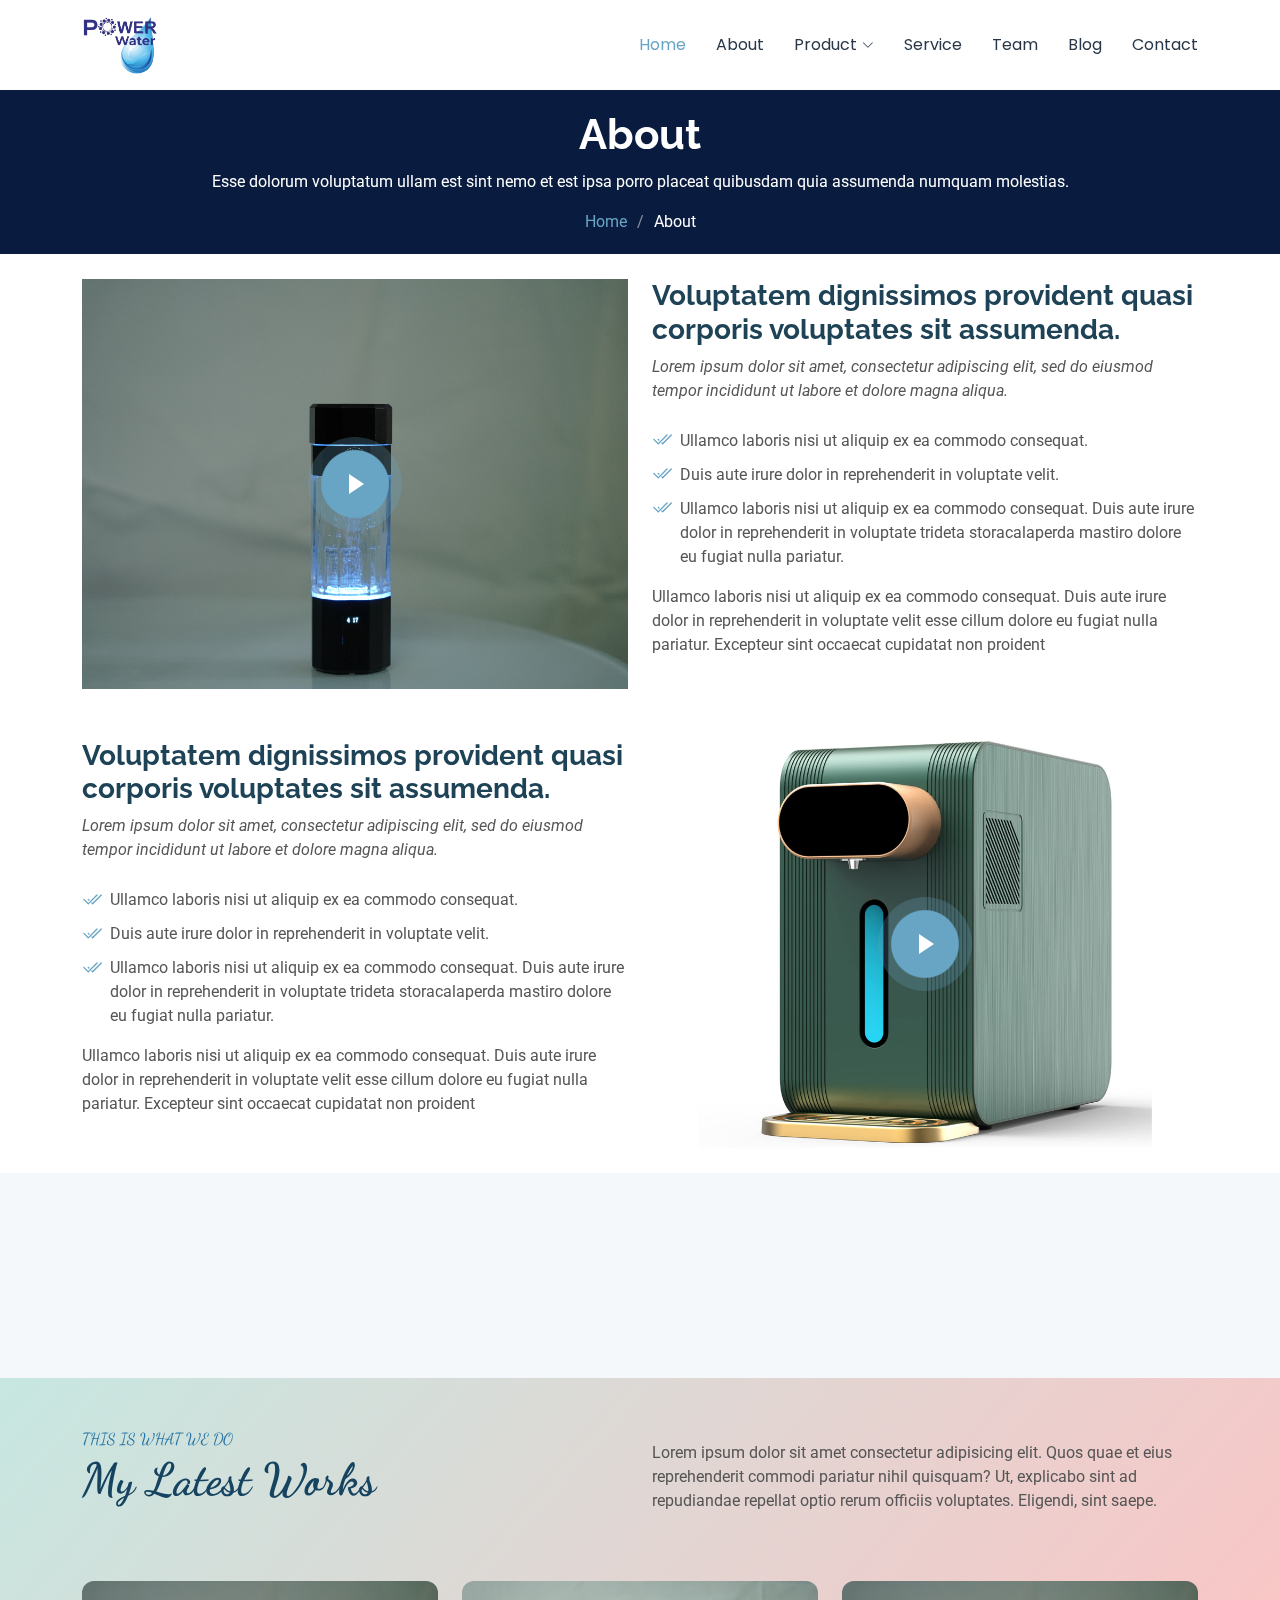
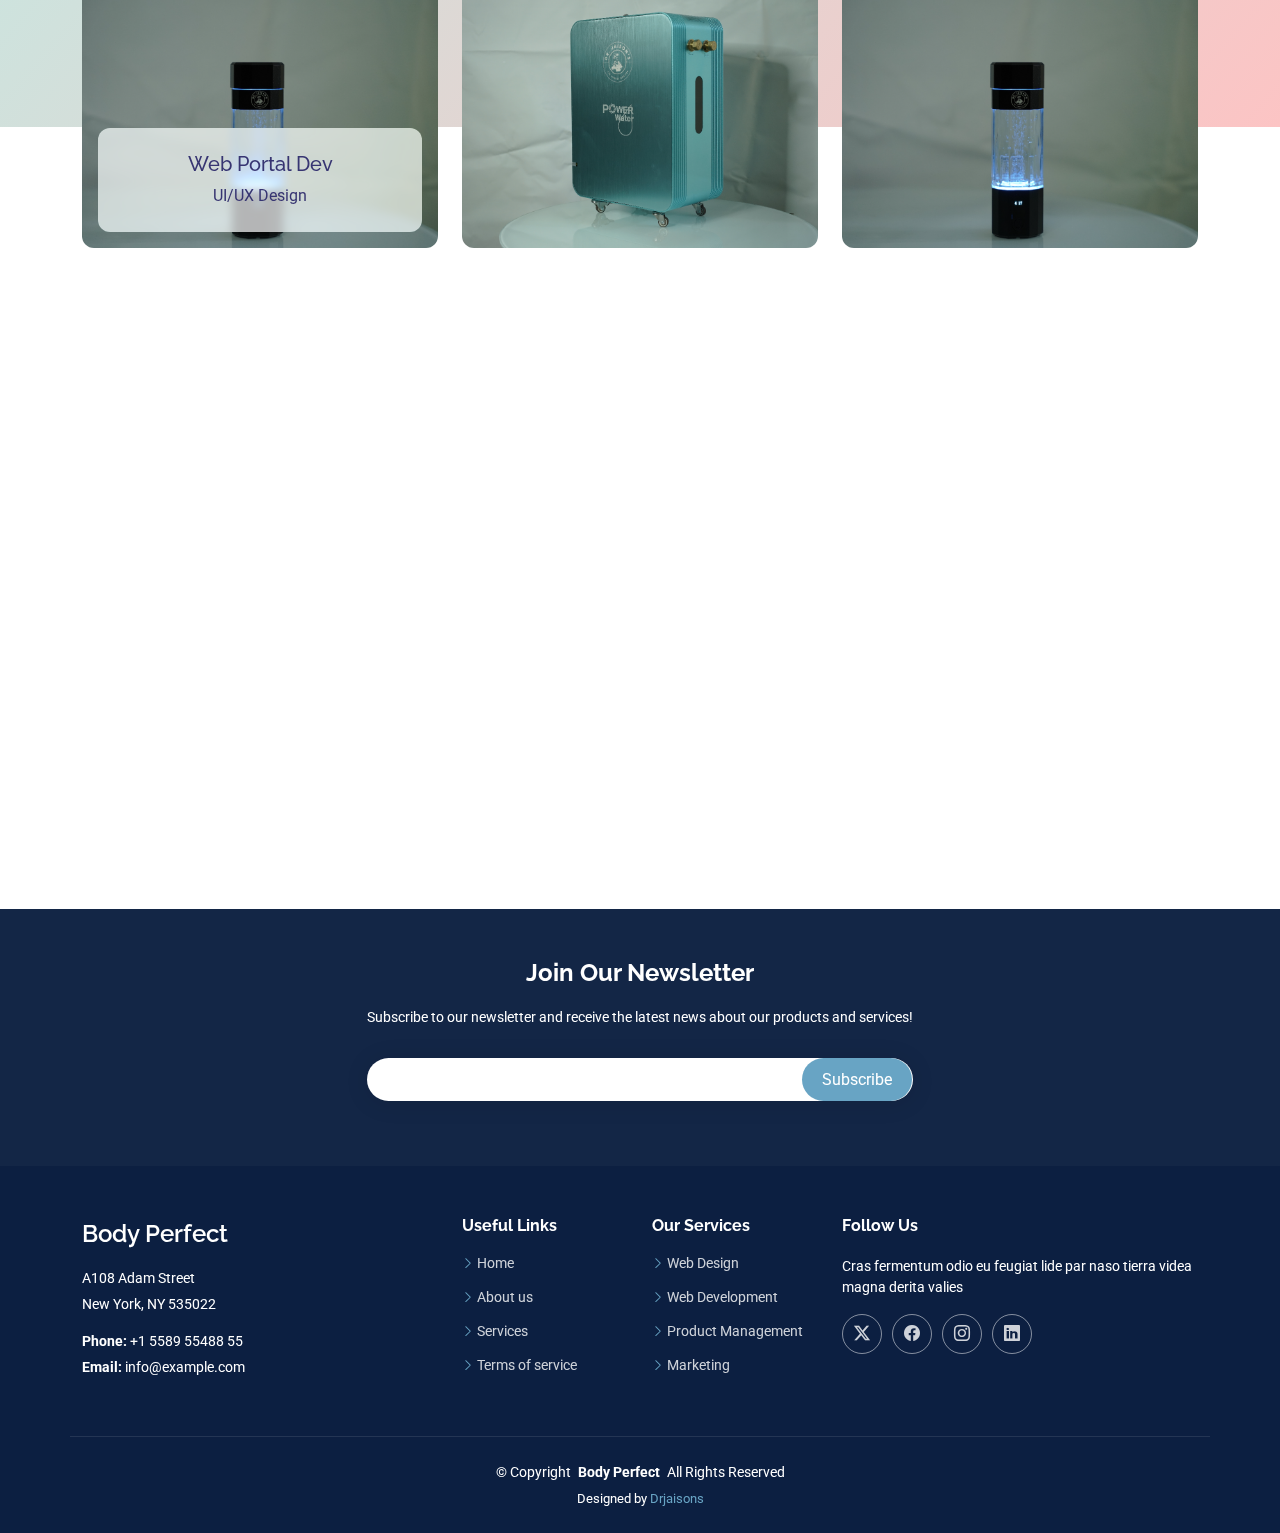
<file: about.html>
<!DOCTYPE html>
<html lang="en">

<head>
  <meta charset="utf-8">
  <meta content="width=device-width, initial-scale=1.0" name="viewport">
  <title>Power Water</title>
  <meta name="description" content="">
  <meta name="keywords" content="">

  <!-- Favicons -->
  <link href="./assets/img/Dr  Jaisons BRO (1)-03.png" rel="icon">
  <link href="./assets/img/Dr  Jaisons BRO (1)-03.png" rel="apple-touch-icon">

  <!-- Fonts -->
  <link href="https://fonts.googleapis.com" rel="preconnect">
  <link href="https://fonts.gstatic.com" rel="preconnect" crossorigin>
  <link href="https://fonts.googleapis.com/css2?family=Roboto:ital,wght@0,100;0,300;0,400;0,500;0,700;0,900;1,100;1,300;1,400;1,500;1,700;1,900&family=Poppins:ital,wght@0,100;0,200;0,300;0,400;0,500;0,600;0,700;0,800;0,900;1,100;1,200;1,300;1,400;1,500;1,600;1,700;1,800;1,900&family=Raleway:ital,wght@0,100;0,200;0,300;0,400;0,500;0,600;0,700;0,800;0,900;1,100;1,200;1,300;1,400;1,500;1,600;1,700;1,800;1,900&display=swap" rel="stylesheet">

  <!-- Vendor CSS Files -->
  <link href="assets/vendor/bootstrap/css/bootstrap.min.css" rel="stylesheet">
  <link href="assets/vendor/bootstrap-icons/bootstrap-icons.css" rel="stylesheet">
  <link href="assets/vendor/aos/aos.css" rel="stylesheet">
  <link href="assets/vendor/glightbox/css/glightbox.min.css" rel="stylesheet">
  <link href="assets/vendor/swiper/swiper-bundle.min.css" rel="stylesheet">

  <!-- Main CSS File -->
  <link href="assets/css/main.css" rel="stylesheet">

  <!-- =======================================================
  * Template Name: Body Perfect
  * Template URL: https://bodyperfect.ae/free-bootstrap-template-corporate-moderna/
  * Updated: Aug 07 2024 with Bootstrap v5.3.3
  * Author: BodyPerfect.ae
  * License: https://bodyperfect.ae/license/
  ======================================================== -->
  <style>
    @import url('https://fonts.googleapis.com/css2?family=Dancing+Script:wght@400..700&display=swap');
    @import url('https://fonts.googleapis.com/css2?family=Dancing+Script:wght@400..700&display=swap');
    .navmenu a{
      color: #283747;
    }
    .ezy__portfolio4 {
  /* Bootstrap variables */
  --bs-body-color: #373572;
  --bs-body-bg: rgb(255, 255, 255);

  /* Easy Frontend variables */
  --ezy-theme-color: rgb(13, 110, 253);
  --ezy-theme-color-rgb: 13, 110, 253;
  --ezy-popup-bg-rgb: 255, 255, 255;

  background-color: var(--bs-body-bg);
  overflow: hidden;
  padding: 0 0 60px 0;
}

@media (min-width: 768px) {
  .ezy__portfolio4 {
    padding: 0 0 100px 0;
  }
}

/* Gray Block Style */
.gray .ezy__portfolio4,
.ezy__portfolio4.gray {
  /* Bootstrap variables */
  --bs-body-bg: rgb(246, 246, 246);

  /* Easy Frontend variables */
  --ezy-popup-bg-rgb: 246, 246, 246;
}

/* Dark Gray Block Style */
.dark-gray .ezy__portfolio4,
.ezy__portfolio4.dark-gray {
  /* Bootstrap variables */
  --bs-body-color: #ffffff;
  --bs-body-bg: rgb(30, 39, 53);

  /* Easy Frontend variables */
  --ezy-popup-bg-rgb: 30, 39, 53;
}

/* Dark Block Style */
.dark .ezy__portfolio4,
.ezy__portfolio4.dark {
  /* Bootstrap variables */
  --bs-body-color: #ffffff;
  --bs-body-bg: rgb(11, 23, 39);

  /* Easy Frontend variables */
  --ezy-popup-bg-rgb: 11, 23, 39;
}

.ezy__portfolio4-heading {
  font-weight: bold;
  font-size: 25px;
  line-height: 25px;
  color: #ffffff;
}

@media (min-width: 768px) {
  .ezy__portfolio4-heading {
    font-size: 45px;
    line-height: 45px;
    font-family: "Dancing Script", cursive;
  font-optical-sizing: auto;
  color: #154360;
  font-style: normal;
  }
}

.ezy__portfolio4-sub-heading {
  font-size: 16px;
  line-height: 22px;
  color: #2874a6 ;
  font-family: "Dancing Script", cursive;
  font-optical-sizing: auto;
  font-weight:700px;
  font-style: normal;
}

.ezy__portfolio4-bg {
  background: #fcc4c4;
  background: -webkit-linear-gradient(131deg, #c7e7e1, #fcc4c4);
  background: linear-gradient(131deg, #c7e7e1, #fcc4c4);
  padding: 60px 0 210px 0;
}

@media (min-width: 768px) {
  .ezy__portfolio4-bg {
    padding: 50px 0 200px 0;
  }
}

.ezy__portfolio4-items {
  margin-top: -170px;
}

.ezy__portfolio4-item {
  border-radius: 12px;
  overflow: hidden;
}

.ezy__portfolio4-content {
  position: absolute;
  left: 16px;
  right: 16px;
  bottom: 16px;
  border-radius: 12px;
  background-color: rgba(var(--ezy-popup-bg-rgb), 0.7);
  backdrop-filter: blur(4px) saturate(200%);
  transform: translateY(20px);
  opacity: 0;
  transition: all 0.25s ease-in-out;
}

.ezy__portfolio4-content * {
  color: var(--bs-body-color);
}

.ezy__portfolio4-item:hover .ezy__portfolio4-content,
.ezy__portfolio4-item.active .ezy__portfolio4-content {
  transform: translateY(0);
  opacity: 1;
}

.ezy__portfolio4-btn-filter {
  padding: 7px 20px;
  border-color: #ffffff;
  color: #ffffff;
}

.ezy__portfolio4-btn-filter:hover,
.ezy__portfolio4-btn-filter.active {
  border-color: #ffffff;
  background-color: #ffffff;
  color: #000;
}
/* General mobile dropdown styling */
@media (max-width: 992px) {
  .navmenu {
    position: relative; /* Ensures the dropdown doesn't overflow */
    z-index: 9999; /* Elevates the menu */
  }

  /* Ensure the dropdown arrow is on the right side */
  .navmenu .dropdown > a {
    display: flex;
    justify-content: space-between;
    align-items: center;
    padding-right: 15px;
  }

  .navmenu .dropdown > a i {
    margin-left: auto;
  }

  /* Make sure dropdown is visible and properly positioned */
  .navmenu .dropdown-menu {
    display: none; /* Initially hidden */
    position: relative; /* Ensure the dropdown stays within its container */
    z-index: 9999;
    background-color: #fff;
    padding-left: 15px;
  }

  /* Show dropdown on click */
  .navmenu .dropdown.show .dropdown-menu {
    display: block; /* Show when active */
  }

  /* Additional dropdown items should not overflow */
  .navmenu .dropdown .dropdown-menu a {
    padding-left: 15px;
  }

  /* Rotate the arrow icon when dropdown is opened */
  .dropdown.show > a i.toggle-dropdown {
    transform: rotate(180deg);
    transition: transform 0.3s ease-in-out;
  }

  /* To make sure the menu doesn't jump below other sections */
  .header {
    position: relative;
    z-index: 1000; /* Slightly lower than the dropdown */
  }
}
.mobile-nav-toggle {
  color: black;
}
  </style>
</head>

<body class="about-page">

  <header id="header" class="header d-flex align-items-center fixed-top">
    <div class="container-fluid container-xl position-relative d-flex align-items-center justify-content-between">
      <a href="index.html" class="logo d-flex align-items-center">
        <img src="./assets/img/logo.png" alt="Logo">
      </a>
      <nav id="navmenu" class="navmenu">
        <ul>
          <li><a href="index.html" class="active">Home</a></li>
          <li><a href="about.html">About</a></li>
          <li class="dropdown">
            <a href="#">
              <span>Product</span>
              <i class="bi bi-chevron-down toggle-dropdown"></i>
            </a>
            <ul>
              <li><a href="./hydrogenwater.html">Hydrogen Water</a></li>
              <li><a href="./hydrogenbath.html">Hydrogen Bath</a></li>
              <li><a href="./hydrogenbreath.html">Hydrogen Breath</a></li>
            </ul>
          </li>
          <li><a href="portfolio.html">Service</a></li>
          <li><a href="team.html">Team</a></li>
          <li><a href="blog.html">Blog</a></li>
          <li><a href="contact.html">Contact</a></li>
        </ul>
        <i class="mobile-nav-toggle d-xl-none bi bi-list"></i>
      </nav>
    </div>
  </header>
  

  <main class="main">

    <!-- Page Title -->
    <div class="page-title dark-background">
      <div class="container position-relative">
        <h1>About</h1>
        <p>Esse dolorum voluptatum ullam est sint nemo et est ipsa porro placeat quibusdam quia assumenda numquam molestias.</p>
        <nav class="breadcrumbs">
          <ol>
            <li><a href="index.html">Home</a></li>
            <li class="current">About</li>
          </ol>
        </nav>
      </div>
    </div><!-- End Page Title -->

    <!-- About Section -->
    <section id="about" class="about section">

      <div class="container">

        <div class="row gy-4">
          <div class="col-lg-6 position-relative align-self-start" data-aos="fade-up" data-aos-delay="100">
            <img src="assets/img/about.jpg" class="img-fluid" alt="">
            <a href="https://www.youtube.com/watch?v=Y7f98aduVJ8" class="glightbox pulsating-play-btn"></a>
          </div>
          <div class="col-lg-6 content" data-aos="fade-up" data-aos-delay="200">
            <h3>Voluptatem dignissimos provident quasi corporis voluptates sit assumenda.</h3>
            <p class="fst-italic">
              Lorem ipsum dolor sit amet, consectetur adipiscing elit, sed do eiusmod tempor incididunt ut labore et dolore
              magna aliqua.
            </p>
            <ul>
              <li><i class="bi bi-check2-all"></i> <span>Ullamco laboris nisi ut aliquip ex ea commodo consequat.</span></li>
              <li><i class="bi bi-check2-all"></i> <span>Duis aute irure dolor in reprehenderit in voluptate velit.</span></li>
              <li><i class="bi bi-check2-all"></i> <span>Ullamco laboris nisi ut aliquip ex ea commodo consequat. Duis aute irure dolor in reprehenderit in voluptate trideta storacalaperda mastiro dolore eu fugiat nulla pariatur.</span></li>
            </ul>
            <p>
              Ullamco laboris nisi ut aliquip ex ea commodo consequat. Duis aute irure dolor in reprehenderit in voluptate
              velit esse cillum dolore eu fugiat nulla pariatur. Excepteur sint occaecat cupidatat non proident
            </p>
          </div>
        </div>

      </div>

    </section><!-- /About Section -->

    <section id="about" class="about section">

      <div class="container">

        <div class="row gy-4">
          <div class="col-lg-6 content" data-aos="fade-up" data-aos-delay="200">
            <h3>Voluptatem dignissimos provident quasi corporis voluptates sit assumenda.</h3>
            <p class="fst-italic">
              Lorem ipsum dolor sit amet, consectetur adipiscing elit, sed do eiusmod tempor incididunt ut labore et dolore
              magna aliqua.
            </p>
            <ul>
              <li><i class="bi bi-check2-all"></i> <span>Ullamco laboris nisi ut aliquip ex ea commodo consequat.</span></li>
              <li><i class="bi bi-check2-all"></i> <span>Duis aute irure dolor in reprehenderit in voluptate velit.</span></li>
              <li><i class="bi bi-check2-all"></i> <span>Ullamco laboris nisi ut aliquip ex ea commodo consequat. Duis aute irure dolor in reprehenderit in voluptate trideta storacalaperda mastiro dolore eu fugiat nulla pariatur.</span></li>
            </ul>
            <p>
              Ullamco laboris nisi ut aliquip ex ea commodo consequat. Duis aute irure dolor in reprehenderit in voluptate
              velit esse cillum dolore eu fugiat nulla pariatur. Excepteur sint occaecat cupidatat non proident
            </p>
          </div>
          <div class="col-lg-6 position-relative align-self-start" data-aos="fade-up" data-aos-delay="100">
            <img src="./assets/img/machine.jpg" class="img-fluid" alt="">
            <a href="https://www.youtube.com/watch?v=Y7f98aduVJ8" class="glightbox pulsating-play-btn"></a>
          </div>
        </div>

      </div>

    </section>

    <!-- Stats Section -->
    <section id="stats" class="stats section light-background">

      <div class="container" data-aos="fade-up" data-aos-delay="100">

        <div class="row gy-4">

          <div class="col-lg-3 col-md-6">
            <div class="stats-item text-center w-100 h-100">
              <span data-purecounter-start="0" data-purecounter-end="232" data-purecounter-duration="1" class="purecounter"></span>
              <p>Clients</p>
            </div>
          </div><!-- End Stats Item -->

          <div class="col-lg-3 col-md-6">
            <div class="stats-item text-center w-100 h-100">
              <span data-purecounter-start="0" data-purecounter-end="521" data-purecounter-duration="1" class="purecounter"></span>
              <p>Projects</p>
            </div>
          </div><!-- End Stats Item -->

          <div class="col-lg-3 col-md-6">
            <div class="stats-item text-center w-100 h-100">
              <span data-purecounter-start="0" data-purecounter-end="1453" data-purecounter-duration="1" class="purecounter"></span>
              <p>Hours Of Support</p>
            </div>
          </div><!-- End Stats Item -->

          <div class="col-lg-3 col-md-6">
            <div class="stats-item text-center w-100 h-100">
              <span data-purecounter-start="0" data-purecounter-end="32" data-purecounter-duration="1" class="purecounter"></span>
              <p>Workers</p>
            </div>
          </div><!-- End Stats Item -->

        </div>

      </div>

    </section><!-- /Stats Section -->

    <!-- Clients Section -->
    <!-- /Clients Section -->

    <!-- Skills Section -->
    <section class="ezy__portfolio4 light">
      <div class="ezy__portfolio4-bg">
        <div class="container">
          <div class="row align-items-center">
            <div class="col-lg-6 text-center text-lg-start">
              <p class="ezy__portfolio4-sub-heading mb-2">THIS IS WHAT WE DO</p>
              <h2 class="ezy__portfolio4-heading mb-4">My Latest Works</h2>
            </div>
            <div class="col-lg-6 text-center text-lg-end mt-4 mt-lg-0">
              <p class="mb-0" style="text-align:left;">Lorem ipsum dolor sit amet consectetur adipisicing elit. Quos quae et eius reprehenderit commodi pariatur nihil quisquam? Ut, explicabo sint ad repudiandae repellat optio rerum officiis voluptates. Eligendi, sint saepe.</p>
            </div>
          </div>
        </div>
      </div>
      <div class="container ezy__portfolio4-items">
        <div class="row">
          <div class="col-md-4">
            <div class="ezy__portfolio4-item active position-relative mt-4">
              <img
                src="./assets/img/about.jpg"
                alt=""
                class="img-fluid w-100"
              />
              <div class="ezy__portfolio4-content text-center p-4">
                <h5>Web Portal Dev</h5>
                <p class="mb-0">UI/UX Design</p>
              </div>
            </div>
            <!-- <div class="ezy__portfolio4-item position-relative mt-4">
              <img
                src="./assets/img/machine.jpg"
                alt=""
                class="img-fluid w-100"
              />
              <div class="ezy__portfolio4-content text-center p-4">
                <h5>Marketing</h5>
                <p class="mb-0">Digital Marketing</p>
              </div>
            </div> -->
          </div>
          <div class="col-md-4">
            <div class="ezy__portfolio4-item position-relative mt-4">
              <img
                src="./assets/img/breath.jpg"
                alt=""
                class="img-fluid w-100"
              />
              <div class="ezy__portfolio4-content text-center p-4">
                <h5>Designing</h5>
                <p class="mb-0">Product Design</p>
              </div>
            </div>
            <!-- <div class="ezy__portfolio4-item position-relative mt-4">
              <img
                src="./assets/img/water4.jpg"
                alt=""
                class="img-fluid w-100"
              />
              <div class="ezy__portfolio4-content text-center p-4">
                <h5>Management</h5>
                <p class="mb-0">Project Manager</p>
              </div>
            </div> -->
          </div>
          <div class="col-md-4">
            <div class="ezy__portfolio4-item position-relative mt-4">
              <img
                src="assets/img/about.jpg"
                alt=""
                class="img-fluid w-100"
              />
              <div class="ezy__portfolio4-content text-center p-4">
                <h5>Web Portal Dev</h5>
                <p class="mb-0">UI/UX Design</p>
              </div>
            </div>
            <!-- <div class="ezy__portfolio4-item position-relative mt-4">
              <img
                src="./assets/img/OIP.jpeg"
                alt=""
                class="img-fluid w-100"
              />
              <div class="ezy__portfolio4-content text-center p-4">
                <h5>Photography</h5>
                <p class="mb-0">Cinematography</p>
              </div>
            </div> -->
          </div>
        </div>
      </div>
    </section>

    <!-- Testimonials Section -->
    <section id="testimonials" class="testimonials section">

      <!-- Section Title -->
      <div class="container section-title" data-aos="fade-up">
        <h2>Testimonials</h2>
        <p>Necessitatibus eius consequatur ex aliquid fuga eum quidem sint consectetur velit</p>
      </div><!-- End Section Title -->

      <div class="container" data-aos="fade-up" data-aos-delay="100">

        <div class="swiper init-swiper">
          <script type="application/json" class="swiper-config">
            {
              "loop": true,
              "speed": 600,
              "autoplay": {
                "delay": 5000
              },
              "slidesPerView": "auto",
              "pagination": {
                "el": ".swiper-pagination",
                "type": "bullets",
                "clickable": true
              }
            }
          </script>
          <div class="swiper-wrapper">

            <div class="swiper-slide">
              <div class="testimonial-item">
                <img src="assets/img/testimonials/testimonials-1.jpg" class="testimonial-img" alt="">
                <h3>Saul Goodman</h3>
                <h4>Ceo &amp; Founder</h4>
                <div class="stars">
                  <i class="bi bi-star-fill"></i><i class="bi bi-star-fill"></i><i class="bi bi-star-fill"></i><i class="bi bi-star-fill"></i><i class="bi bi-star-fill"></i>
                </div>
                <p>
                  <i class="bi bi-quote quote-icon-left"></i>
                  <span>Proin iaculis purus consequat sem cure digni ssim donec porttitora entum suscipit rhoncus. Accusantium quam, ultricies eget id, aliquam eget nibh et. Maecen aliquam, risus at semper.</span>
                  <i class="bi bi-quote quote-icon-right"></i>
                </p>
              </div>
            </div><!-- End testimonial item -->

            <div class="swiper-slide">
              <div class="testimonial-item">
                <img src="assets/img/testimonials/testimonials-2.jpg" class="testimonial-img" alt="">
                <h3>Sara Wilsson</h3>
                <h4>Designer</h4>
                <div class="stars">
                  <i class="bi bi-star-fill"></i><i class="bi bi-star-fill"></i><i class="bi bi-star-fill"></i><i class="bi bi-star-fill"></i><i class="bi bi-star-fill"></i>
                </div>
                <p>
                  <i class="bi bi-quote quote-icon-left"></i>
                  <span>Export tempor illum tamen malis malis eram quae irure esse labore quem cillum quid cillum eram malis quorum velit fore eram velit sunt aliqua noster fugiat irure amet legam anim culpa.</span>
                  <i class="bi bi-quote quote-icon-right"></i>
                </p>
              </div>
            </div><!-- End testimonial item -->

            <div class="swiper-slide">
              <div class="testimonial-item">
                <img src="assets/img/testimonials/testimonials-3.jpg" class="testimonial-img" alt="">
                <h3>Jena Karlis</h3>
                <h4>Store Owner</h4>
                <div class="stars">
                  <i class="bi bi-star-fill"></i><i class="bi bi-star-fill"></i><i class="bi bi-star-fill"></i><i class="bi bi-star-fill"></i><i class="bi bi-star-fill"></i>
                </div>
                <p>
                  <i class="bi bi-quote quote-icon-left"></i>
                  <span>Enim nisi quem export duis labore cillum quae magna enim sint quorum nulla quem veniam duis minim tempor labore quem eram duis noster aute amet eram fore quis sint minim.</span>
                  <i class="bi bi-quote quote-icon-right"></i>
                </p>
              </div>
            </div><!-- End testimonial item -->

            <div class="swiper-slide">
              <div class="testimonial-item">
                <img src="assets/img/testimonials/testimonials-4.jpg" class="testimonial-img" alt="">
                <h3>Matt Brandon</h3>
                <h4>Freelancer</h4>
                <div class="stars">
                  <i class="bi bi-star-fill"></i><i class="bi bi-star-fill"></i><i class="bi bi-star-fill"></i><i class="bi bi-star-fill"></i><i class="bi bi-star-fill"></i>
                </div>
                <p>
                  <i class="bi bi-quote quote-icon-left"></i>
                  <span>Fugiat enim eram quae cillum dolore dolor amet nulla culpa multos export minim fugiat minim velit minim dolor enim duis veniam ipsum anim magna sunt elit fore quem dolore labore illum veniam.</span>
                  <i class="bi bi-quote quote-icon-right"></i>
                </p>
              </div>
            </div><!-- End testimonial item -->

            <div class="swiper-slide">
              <div class="testimonial-item">
                <img src="assets/img/testimonials/testimonials-5.jpg" class="testimonial-img" alt="">
                <h3>John Larson</h3>
                <h4>Entrepreneur</h4>
                <div class="stars">
                  <i class="bi bi-star-fill"></i><i class="bi bi-star-fill"></i><i class="bi bi-star-fill"></i><i class="bi bi-star-fill"></i><i class="bi bi-star-fill"></i>
                </div>
                <p>
                  <i class="bi bi-quote quote-icon-left"></i>
                  <span>Quis quorum aliqua sint quem legam fore sunt eram irure aliqua veniam tempor noster veniam enim culpa labore duis sunt culpa nulla illum cillum fugiat legam esse veniam culpa fore nisi cillum quid.</span>
                  <i class="bi bi-quote quote-icon-right"></i>
                </p>
              </div>
            </div><!-- End testimonial item -->

          </div>
          <div class="swiper-pagination"></div>
        </div>

      </div>

    </section><!-- /Testimonials Section -->

  </main>

  <footer id="footer" class="footer dark-background">

    <div class="footer-newsletter">
      <div class="container">
        <div class="row justify-content-center text-center">
          <div class="col-lg-6">
            <h4>Join Our Newsletter</h4>
            <p>Subscribe to our newsletter and receive the latest news about our products and services!</p>
            <form action="forms/newsletter.php" method="post" class="php-email-form">
              <div class="newsletter-form"><input type="email" name="email"><input type="submit" value="Subscribe"></div>
              <div class="loading">Loading</div>
              <div class="error-message"></div>
              <div class="sent-message">Your subscription request has been sent. Thank you!</div>
            </form>
          </div>
        </div>
      </div>
    </div>

    <div class="container footer-top">
      <div class="row gy-4">
        <div class="col-lg-4 col-md-6 footer-about">
          <a href="index.html" class="d-flex align-items-center">
            <span class="sitename">Body Perfect</span>
          </a>
          <div class="footer-contact pt-3">
            <p>A108 Adam Street</p>
            <p>New York, NY 535022</p>
            <p class="mt-3"><strong>Phone:</strong> <span>+1 5589 55488 55</span></p>
            <p><strong>Email:</strong> <span>info@example.com</span></p>
          </div>
        </div>

        <div class="col-lg-2 col-md-3 footer-links">
          <h4>Useful Links</h4>
          <ul>
            <li><i class="bi bi-chevron-right"></i> <a href="#">Home</a></li>
            <li><i class="bi bi-chevron-right"></i> <a href="#">About us</a></li>
            <li><i class="bi bi-chevron-right"></i> <a href="#">Services</a></li>
            <li><i class="bi bi-chevron-right"></i> <a href="#">Terms of service</a></li>
          </ul>
        </div>

        <div class="col-lg-2 col-md-3 footer-links">
          <h4>Our Services</h4>
          <ul>
            <li><i class="bi bi-chevron-right"></i> <a href="#">Web Design</a></li>
            <li><i class="bi bi-chevron-right"></i> <a href="#">Web Development</a></li>
            <li><i class="bi bi-chevron-right"></i> <a href="#">Product Management</a></li>
            <li><i class="bi bi-chevron-right"></i> <a href="#">Marketing</a></li>
          </ul>
        </div>

        <div class="col-lg-4 col-md-12">
          <h4>Follow Us</h4>
          <p>Cras fermentum odio eu feugiat lide par naso tierra videa magna derita valies</p>
          <div class="social-links d-flex">
            <a href=""><i class="bi bi-twitter-x"></i></a>
            <a href=""><i class="bi bi-facebook"></i></a>
            <a href=""><i class="bi bi-instagram"></i></a>
            <a href=""><i class="bi bi-linkedin"></i></a>
          </div>
        </div>

      </div>
    </div>

    <div class="container copyright text-center mt-4">
      <p>© <span>Copyright</span> <strong class="px-1 sitename">Body Perfect</strong> <span>All Rights Reserved</span></p>
      <div class="credits">
        <!-- All the links in the footer should remain intact. -->
        <!-- You can delete the links only if you've purchased the pro version. -->
        <!-- Licensing information: https://bodyperfect.ae/license/ -->
        <!-- Purchase the pro version with working PHP/AJAX contact form: [buy-url] -->
        Designed by <a href="https://bodyperfect.ae/">Drjaisons</a>
      </div>
    </div>

  </footer>

  <!-- Scroll Top -->
  <a href="#" id="scroll-top" class="scroll-top d-flex align-items-center justify-content-center"><i class="bi bi-arrow-up-short"></i></a>

  <!-- Preloader -->
  <div id="preloader"></div>

  <!-- Vendor JS Files -->
  <script src="assets/vendor/bootstrap/js/bootstrap.bundle.min.js"></script>
  <script src="assets/vendor/php-email-form/validate.js"></script>
  <script src="assets/vendor/aos/aos.js"></script>
  <script src="assets/vendor/glightbox/js/glightbox.min.js"></script>
  <script src="assets/vendor/purecounter/purecounter_vanilla.js"></script>
  <script src="assets/vendor/swiper/swiper-bundle.min.js"></script>
  <script src="assets/vendor/waypoints/noframework.waypoints.js"></script>
  <script src="assets/vendor/imagesloaded/imagesloaded.pkgd.min.js"></script>
  <script src="assets/vendor/isotope-layout/isotope.pkgd.min.js"></script>

  <!-- Main JS File -->
  <script src="assets/js/main.js"></script>
  <script>
    document.addEventListener('DOMContentLoaded', function () {
  var dropdowns = document.querySelectorAll('.dropdown-toggle');
  
  dropdowns.forEach(function (dropdown) {
    dropdown.addEventListener('click', function () {
      var dropdownMenu = this.nextElementSibling;

      // Toggle dropdown visibility
      dropdownMenu.classList.toggle('show');
    });
  });
});
  </script>

</body>

</html>
</file>
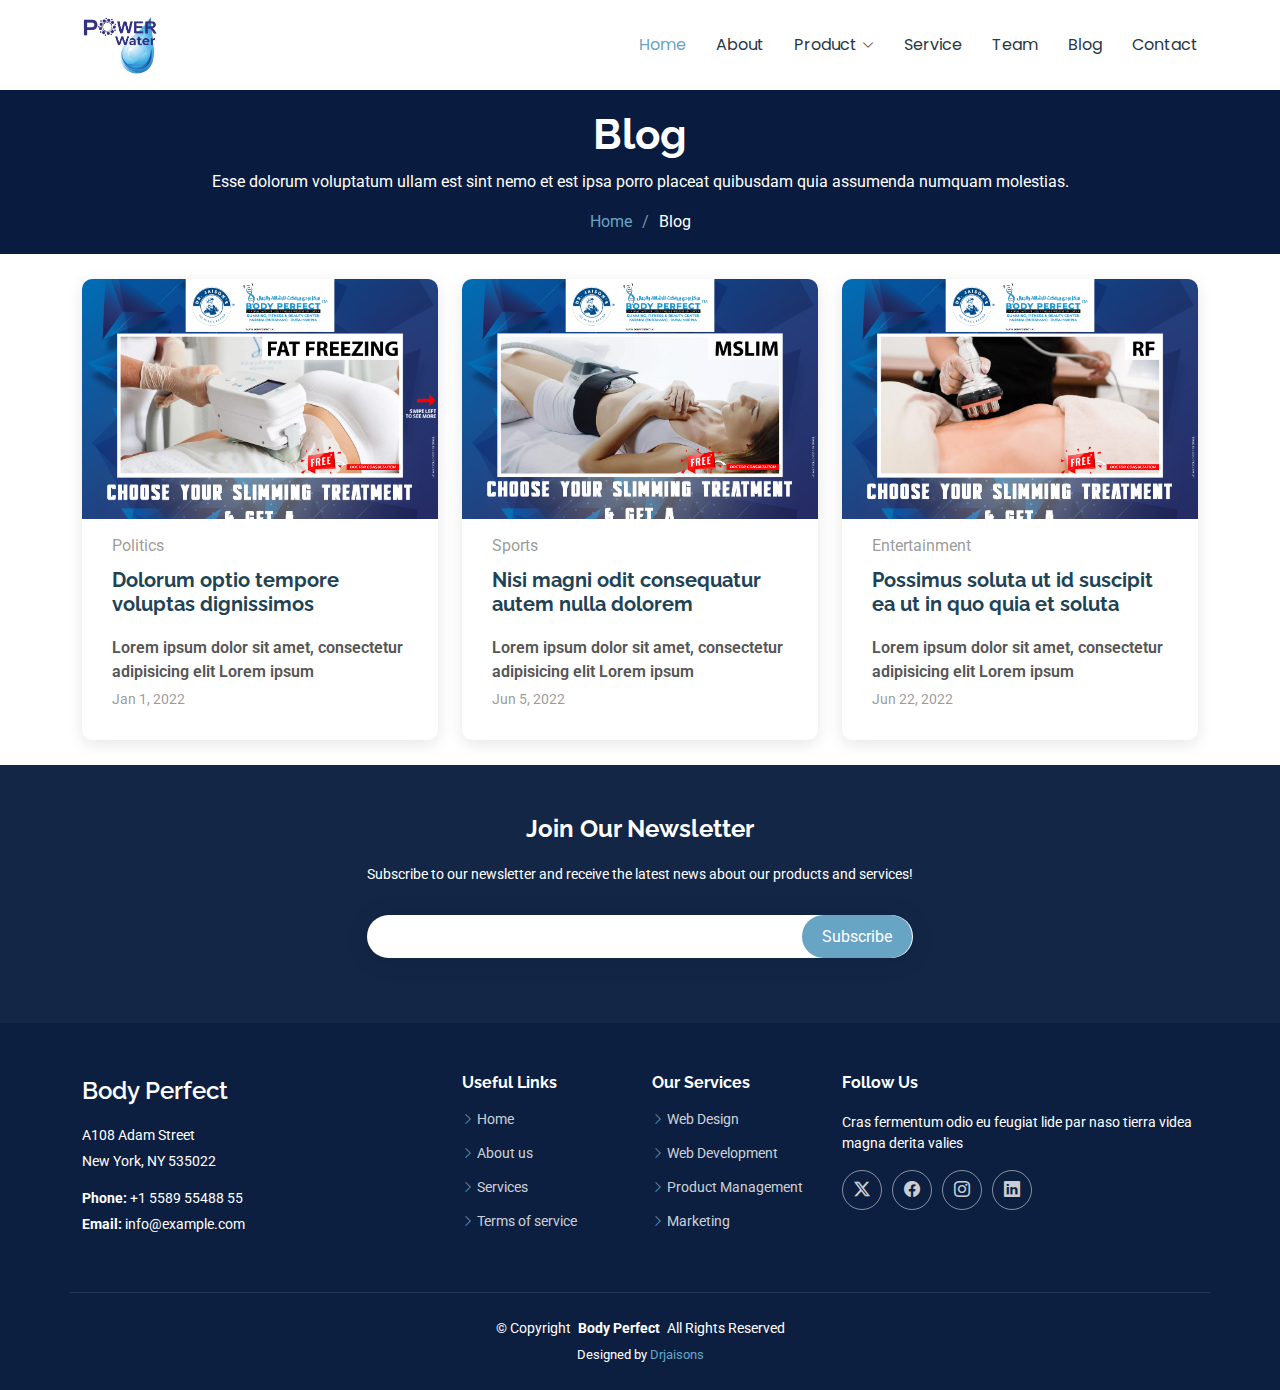
<file: blog.html>
<!DOCTYPE html>
<html lang="en">

<head>
  <meta charset="utf-8">
  <meta content="width=device-width, initial-scale=1.0" name="viewport">
  <title>Blog - Body Perfect Bootstrap Template</title>
  <meta name="description" content="">
  <meta name="keywords" content="">

  <!-- Favicons -->
  <link href="./assets/img/Dr  Jaisons BRO (1)-03.png" rel="icon">
  <link href="./assets/img/Dr  Jaisons BRO (1)-03.png" rel="apple-touch-icon">

  <!-- Fonts -->
  <link href="https://fonts.googleapis.com" rel="preconnect">
  <link href="https://fonts.gstatic.com" rel="preconnect" crossorigin>
  <link href="https://fonts.googleapis.com/css2?family=Roboto:ital,wght@0,100;0,300;0,400;0,500;0,700;0,900;1,100;1,300;1,400;1,500;1,700;1,900&family=Poppins:ital,wght@0,100;0,200;0,300;0,400;0,500;0,600;0,700;0,800;0,900;1,100;1,200;1,300;1,400;1,500;1,600;1,700;1,800;1,900&family=Raleway:ital,wght@0,100;0,200;0,300;0,400;0,500;0,600;0,700;0,800;0,900;1,100;1,200;1,300;1,400;1,500;1,600;1,700;1,800;1,900&display=swap" rel="stylesheet">

  <!-- Vendor CSS Files -->
  <link href="assets/vendor/bootstrap/css/bootstrap.min.css" rel="stylesheet">
  <link href="assets/vendor/bootstrap-icons/bootstrap-icons.css" rel="stylesheet">
  <link href="assets/vendor/aos/aos.css" rel="stylesheet">
  <link href="assets/vendor/glightbox/css/glightbox.min.css" rel="stylesheet">
  <link href="assets/vendor/swiper/swiper-bundle.min.css" rel="stylesheet">

  <!-- Main CSS File -->
  <link href="assets/css/main.css" rel="stylesheet">

  <!-- =======================================================
  * Template Name: Body Perfect
  * Template URL: https://bodyperfect.ae/free-bootstrap-template-corporate-moderna/
  * Updated: Aug 07 2024 with Bootstrap v5.3.3
  * Author: BodyPerfect.ae
  * License: https://bodyperfect.ae/license/
  ======================================================== -->
  <style>
     .navmenu a{
      color: #283747;
    }
    /* General mobile dropdown styling */
@media (max-width: 992px) {
  .navmenu {
    position: relative; /* Ensures the dropdown doesn't overflow */
    z-index: 9999; /* Elevates the menu */
  }

  /* Ensure the dropdown arrow is on the right side */
  .navmenu .dropdown > a {
    display: flex;
    justify-content: space-between;
    align-items: center;
    padding-right: 15px;
  }

  .navmenu .dropdown > a i {
    margin-left: auto;
  }

  /* Make sure dropdown is visible and properly positioned */
  .navmenu .dropdown-menu {
    display: none; /* Initially hidden */
    position: relative; /* Ensure the dropdown stays within its container */
    z-index: 9999;
    background-color: #fff;
    padding-left: 15px;
  }

  /* Show dropdown on click */
  .navmenu .dropdown.show .dropdown-menu {
    display: block; /* Show when active */
  }

  /* Additional dropdown items should not overflow */
  .navmenu .dropdown .dropdown-menu a {
    padding-left: 15px;
  }

  /* Rotate the arrow icon when dropdown is opened */
  .dropdown.show > a i.toggle-dropdown {
    transform: rotate(180deg);
    transition: transform 0.3s ease-in-out;
  }

  /* To make sure the menu doesn't jump below other sections */
  .header {
    position: relative;
    z-index: 1000; /* Slightly lower than the dropdown */
  }
}
.mobile-nav-toggle {
  color: black;
}

  </style>
</head>

<body class="blog-page">

  <header id="header" class="header d-flex align-items-center fixed-top">
    <div class="container-fluid container-xl position-relative d-flex align-items-center justify-content-between">
      <a href="index.html" class="logo d-flex align-items-center">
        <img src="./assets/img/logo.png" alt="Logo">
      </a>
      <nav id="navmenu" class="navmenu">
        <ul>
          <li><a href="index.html" class="active">Home</a></li>
          <li><a href="about.html">About</a></li>
          <li class="dropdown">
            <a href="#">
              <span>Product</span>
              <i class="bi bi-chevron-down toggle-dropdown"></i>
            </a>
            <ul>
              <li><a href="./hydrogenwater.html">Hydrogen Water</a></li>
              <li><a href="./hydrogenbath.html">Hydrogen Bath</a></li>
              <li><a href="./hydrogenbreath.html">Hydrogen Breath</a></li>
            </ul>
          </li>
          <li><a href="portfolio.html">Service</a></li>
          <li><a href="team.html">Team</a></li>
          <li><a href="blog.html">Blog</a></li>
          <li><a href="contact.html">Contact</a></li>
        </ul>
        <i class="mobile-nav-toggle d-xl-none bi bi-list"></i>
      </nav>
    </div>
  </header>
  

  <main class="main">

    <!-- Page Title -->
    <div class="page-title dark-background">
      <div class="container position-relative">
        <h1>Blog</h1>
        <p>Esse dolorum voluptatum ullam est sint nemo et est ipsa porro placeat quibusdam quia assumenda numquam molestias.</p>
        <nav class="breadcrumbs">
          <ol>
            <li><a href="index.html">Home</a></li>
            <li class="current">Blog</li>
          </ol>
        </nav>
      </div>
    </div><!-- End Page Title -->

    <!-- Blog Posts Section -->
    <section id="blog-posts" class="blog-posts section">

      <div class="container">
        <div class="row gy-4">

          <div class="col-lg-4">
            <article>

              <div class="post-img">
                <img src="./assets/img/C-06.jpg" alt="" class="img-fluid">
              </div>

              <p class="post-category">Politics</p>

              <h2 class="title">
                <a href="blog-details.html">Dolorum optio tempore voluptas dignissimos</a>
              </h2>

              <div class="d-flex align-items-center">
                <div class="post-meta">
                  <p class="post-author">Lorem ipsum dolor sit amet, consectetur adipisicing elit Lorem ipsum</p>
                  <p class="post-date">
                    <time datetime="2022-01-01">Jan 1, 2022</time>
                  </p>
                </div>
              </div>

            </article>
          </div><!-- End post list item -->

          <div class="col-lg-4">
            <article>

              <div class="post-img">
                <img src="./assets/img/C-07.jpg" alt="" class="img-fluid">
              </div>

              <p class="post-category">Sports</p>

              <h2 class="title">
                <a href="blog-details.html">Nisi magni odit consequatur autem nulla dolorem</a>
              </h2>

              <div class="d-flex align-items-center">
                <div class="post-meta">
                  <p class="post-author">Lorem ipsum dolor sit amet, consectetur adipisicing elit Lorem ipsum</p>
                  <p class="post-date">
                    <time datetime="2022-01-01">Jun 5, 2022</time>
                  </p>
                </div>
              </div>

            </article>
          </div><!-- End post list item -->

          <div class="col-lg-4">
            <article>

              <div class="post-img">
                <img src="./assets/img/C-08.jpg" alt="" class="img-fluid">
              </div>

              <p class="post-category">Entertainment</p>

              <h2 class="title">
                <a href="blog-details.html">Possimus soluta ut id suscipit ea ut in quo quia et soluta</a>
              </h2>

              <div class="d-flex align-items-center">
                <div class="post-meta">
                  <p class="post-author">Lorem ipsum dolor sit amet, consectetur adipisicing elit Lorem ipsum</p>
                  <p class="post-date">
                    <time datetime="2022-01-01">Jun 22, 2022</time>
                  </p>
                </div>
              </div>

            </article>
          </div><!-- End post list item -->

        </div>
      </div>

    </section><!-- /Blog Posts Section -->
  </main>

  <footer id="footer" class="footer dark-background">

    <div class="footer-newsletter">
      <div class="container">
        <div class="row justify-content-center text-center">
          <div class="col-lg-6">
            <h4>Join Our Newsletter</h4>
            <p>Subscribe to our newsletter and receive the latest news about our products and services!</p>
            <form action="forms/newsletter.php" method="post" class="php-email-form">
              <div class="newsletter-form"><input type="email" name="email"><input type="submit" value="Subscribe"></div>
              <div class="loading">Loading</div>
              <div class="error-message"></div>
              <div class="sent-message">Your subscription request has been sent. Thank you!</div>
            </form>
          </div>
        </div>
      </div>
    </div>

    <div class="container footer-top">
      <div class="row gy-4">
        <div class="col-lg-4 col-md-6 footer-about">
          <a href="index.html" class="d-flex align-items-center">
            <span class="sitename">Body Perfect</span>
          </a>
          <div class="footer-contact pt-3">
            <p>A108 Adam Street</p>
            <p>New York, NY 535022</p>
            <p class="mt-3"><strong>Phone:</strong> <span>+1 5589 55488 55</span></p>
            <p><strong>Email:</strong> <span>info@example.com</span></p>
          </div>
        </div>

        <div class="col-lg-2 col-md-3 footer-links">
          <h4>Useful Links</h4>
          <ul>
            <li><i class="bi bi-chevron-right"></i> <a href="#">Home</a></li>
            <li><i class="bi bi-chevron-right"></i> <a href="#">About us</a></li>
            <li><i class="bi bi-chevron-right"></i> <a href="#">Services</a></li>
            <li><i class="bi bi-chevron-right"></i> <a href="#">Terms of service</a></li>
          </ul>
        </div>

        <div class="col-lg-2 col-md-3 footer-links">
          <h4>Our Services</h4>
          <ul>
            <li><i class="bi bi-chevron-right"></i> <a href="#">Web Design</a></li>
            <li><i class="bi bi-chevron-right"></i> <a href="#">Web Development</a></li>
            <li><i class="bi bi-chevron-right"></i> <a href="#">Product Management</a></li>
            <li><i class="bi bi-chevron-right"></i> <a href="#">Marketing</a></li>
          </ul>
        </div>

        <div class="col-lg-4 col-md-12">
          <h4>Follow Us</h4>
          <p>Cras fermentum odio eu feugiat lide par naso tierra videa magna derita valies</p>
          <div class="social-links d-flex">
            <a href=""><i class="bi bi-twitter-x"></i></a>
            <a href=""><i class="bi bi-facebook"></i></a>
            <a href=""><i class="bi bi-instagram"></i></a>
            <a href=""><i class="bi bi-linkedin"></i></a>
          </div>
        </div>

      </div>
    </div>

    <div class="container copyright text-center mt-4">
      <p>© <span>Copyright</span> <strong class="px-1 sitename">Body Perfect</strong> <span>All Rights Reserved</span></p>
      <div class="credits">
        <!-- All the links in the footer should remain intact. -->
        <!-- You can delete the links only if you've purchased the pro version. -->
        <!-- Licensing information: https://bodyperfect.ae/license/ -->
        <!-- Purchase the pro version with working PHP/AJAX contact form: [buy-url] -->
        Designed by <a href="https://bodyperfect.ae/">Drjaisons</a>
      </div>
    </div>

  </footer>

  <!-- Scroll Top -->
  <a href="#" id="scroll-top" class="scroll-top d-flex align-items-center justify-content-center"><i class="bi bi-arrow-up-short"></i></a>

  <!-- Preloader -->
  <div id="preloader"></div>

  <!-- Vendor JS Files -->
  <script src="assets/vendor/bootstrap/js/bootstrap.bundle.min.js"></script>
  <script src="assets/vendor/php-email-form/validate.js"></script>
  <script src="assets/vendor/aos/aos.js"></script>
  <script src="assets/vendor/glightbox/js/glightbox.min.js"></script>
  <script src="assets/vendor/purecounter/purecounter_vanilla.js"></script>
  <script src="assets/vendor/swiper/swiper-bundle.min.js"></script>
  <script src="assets/vendor/waypoints/noframework.waypoints.js"></script>
  <script src="assets/vendor/imagesloaded/imagesloaded.pkgd.min.js"></script>
  <script src="assets/vendor/isotope-layout/isotope.pkgd.min.js"></script>

  <!-- Main JS File -->
  <script src="assets/js/main.js"></script>
  <script>
    document.addEventListener('DOMContentLoaded', function () {
  var dropdowns = document.querySelectorAll('.dropdown-toggle');
  
  dropdowns.forEach(function (dropdown) {
    dropdown.addEventListener('click', function () {
      var dropdownMenu = this.nextElementSibling;

      // Toggle dropdown visibility
      dropdownMenu.classList.toggle('show');
    });
  });
});
  </script>

</body>

</html>
</file>
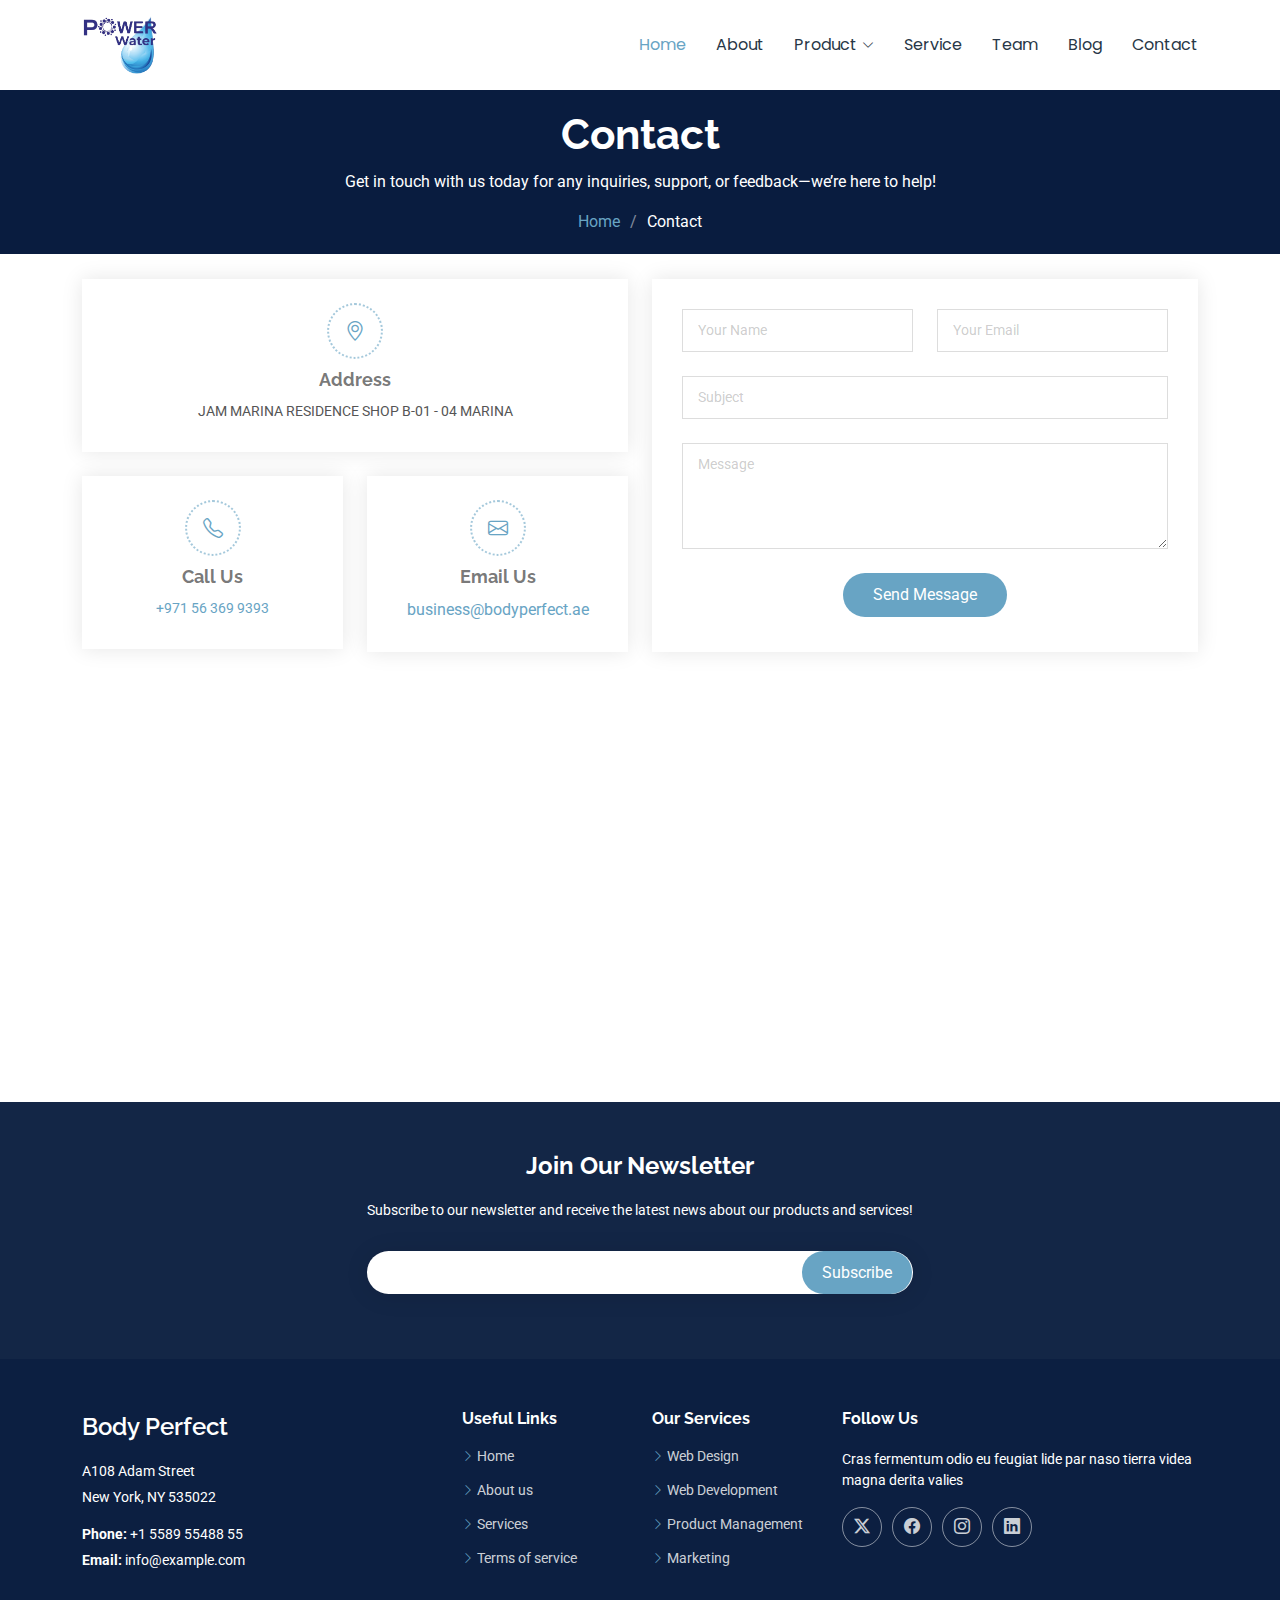
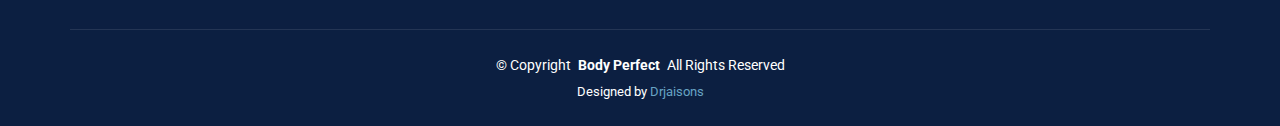
<file: contact.html>
<!DOCTYPE html>
<html lang="en">

<head>
  <meta charset="utf-8">
  <meta content="width=device-width, initial-scale=1.0" name="viewport">
  <title>Contact - Body Perfect Bootstrap Template</title>
  <meta name="description" content="">
  <meta name="keywords" content="">

  <!-- Favicons -->
  <link href="./assets/img/Dr  Jaisons BRO (1)-03.png" rel="icon">
  <link href="./assets/img/Dr  Jaisons BRO (1)-03.png" rel="apple-touch-icon">

  <!-- Fonts -->
  <link href="https://fonts.googleapis.com" rel="preconnect">
  <link href="https://fonts.gstatic.com" rel="preconnect" crossorigin>
  <link href="https://fonts.googleapis.com/css2?family=Roboto:ital,wght@0,100;0,300;0,400;0,500;0,700;0,900;1,100;1,300;1,400;1,500;1,700;1,900&family=Poppins:ital,wght@0,100;0,200;0,300;0,400;0,500;0,600;0,700;0,800;0,900;1,100;1,200;1,300;1,400;1,500;1,600;1,700;1,800;1,900&family=Raleway:ital,wght@0,100;0,200;0,300;0,400;0,500;0,600;0,700;0,800;0,900;1,100;1,200;1,300;1,400;1,500;1,600;1,700;1,800;1,900&display=swap" rel="stylesheet">

  <!-- Vendor CSS Files -->
  <link href="assets/vendor/bootstrap/css/bootstrap.min.css" rel="stylesheet">
  <link href="assets/vendor/bootstrap-icons/bootstrap-icons.css" rel="stylesheet">
  <link href="assets/vendor/aos/aos.css" rel="stylesheet">
  <link href="assets/vendor/glightbox/css/glightbox.min.css" rel="stylesheet">
  <link href="assets/vendor/swiper/swiper-bundle.min.css" rel="stylesheet">

  <!-- Main CSS File -->
  <link href="assets/css/main.css" rel="stylesheet">

  <!-- =======================================================
  * Template Name: Body Perfect
  * Template URL: https://bodyperfect.ae/free-bootstrap-template-corporate-moderna/
  * Updated: Aug 07 2024 with Bootstrap v5.3.3
  * Author: BodyPerfect.ae
  * License: https://bodyperfect.ae/license/
  ======================================================== -->

  <style>
    .navmenu a{
     color: #283747;
   }
   /* General mobile dropdown styling */
@media (max-width: 992px) {
  .navmenu {
    position: relative; /* Ensures the dropdown doesn't overflow */
    z-index: 9999; /* Elevates the menu */
  }

  /* Ensure the dropdown arrow is on the right side */
  .navmenu .dropdown > a {
    display: flex;
    justify-content: space-between;
    align-items: center;
    padding-right: 15px;
  }

  .navmenu .dropdown > a i {
    margin-left: auto;
  }

  /* Make sure dropdown is visible and properly positioned */
  .navmenu .dropdown-menu {
    display: none; /* Initially hidden */
    position: relative; /* Ensure the dropdown stays within its container */
    z-index: 9999;
    background-color: #fff;
    padding-left: 15px;
  }

  /* Show dropdown on click */
  .navmenu .dropdown.show .dropdown-menu {
    display: block; /* Show when active */
  }

  /* Additional dropdown items should not overflow */
  .navmenu .dropdown .dropdown-menu a {
    padding-left: 15px;
  }

  /* Rotate the arrow icon when dropdown is opened */
  .dropdown.show > a i.toggle-dropdown {
    transform: rotate(180deg);
    transition: transform 0.3s ease-in-out;
  }

  /* To make sure the menu doesn't jump below other sections */
  .header {
    position: relative;
    z-index: 1000; /* Slightly lower than the dropdown */
  }
}
.mobile-nav-toggle {
  color: black;
}

 </style>
</head>

<body class="contact-page">

  <header id="header" class="header d-flex align-items-center fixed-top">
    <div class="container-fluid container-xl position-relative d-flex align-items-center justify-content-between">
      <a href="index.html" class="logo d-flex align-items-center">
        <img src="./assets/img/logo.png" alt="Logo">
      </a>
      <nav id="navmenu" class="navmenu">
        <ul>
          <li><a href="index.html" class="active">Home</a></li>
          <li><a href="about.html">About</a></li>
          <li class="dropdown">
            <a href="#">
              <span>Product</span>
              <i class="bi bi-chevron-down toggle-dropdown"></i>
            </a>
            <ul>
              <li><a href="./hydrogenwater.html">Hydrogen Water</a></li>
              <li><a href="./hydrogenbath.html">Hydrogen Bath</a></li>
              <li><a href="./hydrogenbreath.html">Hydrogen Breath</a></li>
            </ul>
          </li>
          <li><a href="portfolio.html">Service</a></li>
          <li><a href="team.html">Team</a></li>
          <li><a href="blog.html">Blog</a></li>
          <li><a href="contact.html">Contact</a></li>
        </ul>
        <i class="mobile-nav-toggle d-xl-none bi bi-list"></i>
      </nav>
    </div>
  </header>
  

  <main class="main">

    <!-- Page Title -->
    <div class="page-title dark-background">
      <div class="container position-relative">
        <h1>Contact</h1>
        <p>Get in touch with us today for any inquiries, support, or feedback—we’re here to help!</p>
        <nav class="breadcrumbs">
          <ol>
            <li><a href="index.html">Home</a></li>
            <li class="current">Contact</li>
          </ol>
        </nav>
      </div>
    </div><!-- End Page Title -->

    <!-- Contact Section -->
    <section id="contact" class="contact section">

      <div class="container" data-aos="fade-up" data-aos-delay="100">

        <div class="row gy-4">
          <div class="col-lg-6 ">
            <div class="row gy-4">

              <div class="col-lg-12">
                <div class="info-item d-flex flex-column justify-content-center align-items-center" data-aos="fade-up" data-aos-delay="200">
                  <i class="bi bi-geo-alt"></i>
                  <h3>Address</h3>
                  <p>JAM MARINA RESIDENCE SHOP B-01 - 04 MARINA</p>
                </div>
              </div><!-- End Info Item -->

              <div class="col-md-6">
                <div class="info-item d-flex flex-column justify-content-center align-items-center" data-aos="fade-up" data-aos-delay="300">
                  <i class="bi bi-telephone"></i>
                  <h3>Call Us</h3>
                  <a href="tel:+971 56 369 9393"><p>+971 56 369 9393</p></a>
                </div>
              </div><!-- End Info Item -->

              <div class="col-md-6">
                <div class="info-item d-flex flex-column justify-content-center align-items-center" data-aos="fade-up" data-aos-delay="400">
                  <i class="bi bi-envelope"></i>
                  <h3>Email Us</h3>
                  <a href="mailto:business@bodyperfect.ae">business@bodyperfect.ae</a>
                </div>
              </div><!-- End Info Item -->

            </div>
          </div>

          <div class="col-lg-6">
            <form action="forms/contact.php" method="post" class="php-email-form" data-aos="fade-up" data-aos-delay="500">
              <div class="row gy-4">

                <div class="col-md-6">
                  <input type="text" name="name" class="form-control" placeholder="Your Name" required="">
                </div>

                <div class="col-md-6 ">
                  <input type="email" class="form-control" name="email" placeholder="Your Email" required="">
                </div>

                <div class="col-md-12">
                  <input type="text" class="form-control" name="subject" placeholder="Subject" required="">
                </div>

                <div class="col-md-12">
                  <textarea class="form-control" name="message" rows="4" placeholder="Message" required=""></textarea>
                </div>

                <div class="col-md-12 text-center">
                  <div class="loading">Loading</div>
                  <div class="error-message"></div>
                  <div class="sent-message">Your message has been sent. Thank you!</div>

                  <button type="submit">Send Message</button>
                </div>

              </div>
            </form>
          </div><!-- End Contact Form -->

        </div>

      </div>
      <div class="mt-5" data-aos="fade-up" data-aos-delay="200">
        <iframe style="border:0; width: 100%; height: 370px;" src="https://www.google.com/maps/embed?pb=!1m14!1m8!1m3!1d11254.943509247463!2d55.1406442!3d25.0806167!3m2!1i1024!2i768!4f13.1!3m3!1m2!1s0x3e5f6b6b3b954e3f%3A0x4807e37e24e91214!2sBody%20Perfect%20Holistic%20Center!5e1!3m2!1sen!2sae!4v1728118472742!5m2!1sen!2sae" width="600" height="450" style="border:0;" allowfullscreen="" loading="lazy" referrerpolicy="no-referrer-when-downgrade"></iframe>
      </div><!-- End Google Maps -->

    </section><!-- /Contact Section -->

  </main>

  <footer id="footer" class="footer dark-background">

    <div class="footer-newsletter">
      <div class="container">
        <div class="row justify-content-center text-center">
          <div class="col-lg-6">
            <h4>Join Our Newsletter</h4>
            <p>Subscribe to our newsletter and receive the latest news about our products and services!</p>
            <form action="forms/newsletter.php" method="post" class="php-email-form">
              <div class="newsletter-form"><input type="email" name="email"><input type="submit" value="Subscribe"></div>
              <div class="loading">Loading</div>
              <div class="error-message"></div>
              <div class="sent-message">Your subscription request has been sent. Thank you!</div>
            </form>
          </div>
        </div>
      </div>
    </div>

    <div class="container footer-top">
      <div class="row gy-4">
        <div class="col-lg-4 col-md-6 footer-about">
          <a href="index.html" class="d-flex align-items-center">
            <span class="sitename">Body Perfect</span>
          </a>
          <div class="footer-contact pt-3">
            <p>A108 Adam Street</p>
            <p>New York, NY 535022</p>
            <p class="mt-3"><strong>Phone:</strong> <span>+1 5589 55488 55</span></p>
            <p><strong>Email:</strong> <span>info@example.com</span></p>
          </div>
        </div>

        <div class="col-lg-2 col-md-3 footer-links">
          <h4>Useful Links</h4>
          <ul>
            <li><i class="bi bi-chevron-right"></i> <a href="#">Home</a></li>
            <li><i class="bi bi-chevron-right"></i> <a href="#">About us</a></li>
            <li><i class="bi bi-chevron-right"></i> <a href="#">Services</a></li>
            <li><i class="bi bi-chevron-right"></i> <a href="#">Terms of service</a></li>
          </ul>
        </div>

        <div class="col-lg-2 col-md-3 footer-links">
          <h4>Our Services</h4>
          <ul>
            <li><i class="bi bi-chevron-right"></i> <a href="#">Web Design</a></li>
            <li><i class="bi bi-chevron-right"></i> <a href="#">Web Development</a></li>
            <li><i class="bi bi-chevron-right"></i> <a href="#">Product Management</a></li>
            <li><i class="bi bi-chevron-right"></i> <a href="#">Marketing</a></li>
          </ul>
        </div>

        <div class="col-lg-4 col-md-12">
          <h4>Follow Us</h4>
          <p>Cras fermentum odio eu feugiat lide par naso tierra videa magna derita valies</p>
          <div class="social-links d-flex">
            <a href=""><i class="bi bi-twitter-x"></i></a>
            <a href=""><i class="bi bi-facebook"></i></a>
            <a href=""><i class="bi bi-instagram"></i></a>
            <a href=""><i class="bi bi-linkedin"></i></a>
          </div>
        </div>

      </div>
    </div>

    <div class="container copyright text-center mt-4">
      <p>© <span>Copyright</span> <strong class="px-1 sitename">Body Perfect</strong> <span>All Rights Reserved</span></p>
      <div class="credits">
        <!-- All the links in the footer should remain intact. -->
        <!-- You can delete the links only if you've purchased the pro version. -->
        <!-- Licensing information: https://bodyperfect.ae/license/ -->
        <!-- Purchase the pro version with working PHP/AJAX contact form: [buy-url] -->
        Designed by <a href="https://bodyperfect.ae/">Drjaisons</a>
      </div>
    </div>

  </footer>

  <!-- Scroll Top -->
  <a href="#" id="scroll-top" class="scroll-top d-flex align-items-center justify-content-center"><i class="bi bi-arrow-up-short"></i></a>

  <!-- Preloader -->
  <div id="preloader"></div>

  <!-- Vendor JS Files -->
  <script src="assets/vendor/bootstrap/js/bootstrap.bundle.min.js"></script>
  <script src="assets/vendor/php-email-form/validate.js"></script>
  <script src="assets/vendor/aos/aos.js"></script>
  <script src="assets/vendor/glightbox/js/glightbox.min.js"></script>
  <script src="assets/vendor/purecounter/purecounter_vanilla.js"></script>
  <script src="assets/vendor/swiper/swiper-bundle.min.js"></script>
  <script src="assets/vendor/waypoints/noframework.waypoints.js"></script>
  <script src="assets/vendor/imagesloaded/imagesloaded.pkgd.min.js"></script>
  <script src="assets/vendor/isotope-layout/isotope.pkgd.min.js"></script>

  <!-- Main JS File -->
  <script src="assets/js/main.js"></script>
  <script>
    document.addEventListener('DOMContentLoaded', function () {
  var dropdowns = document.querySelectorAll('.dropdown-toggle');
  
  dropdowns.forEach(function (dropdown) {
    dropdown.addEventListener('click', function () {
      var dropdownMenu = this.nextElementSibling;

      // Toggle dropdown visibility
      dropdownMenu.classList.toggle('show');
    });
  });
});
  </script>

</body>

</html>
</file>
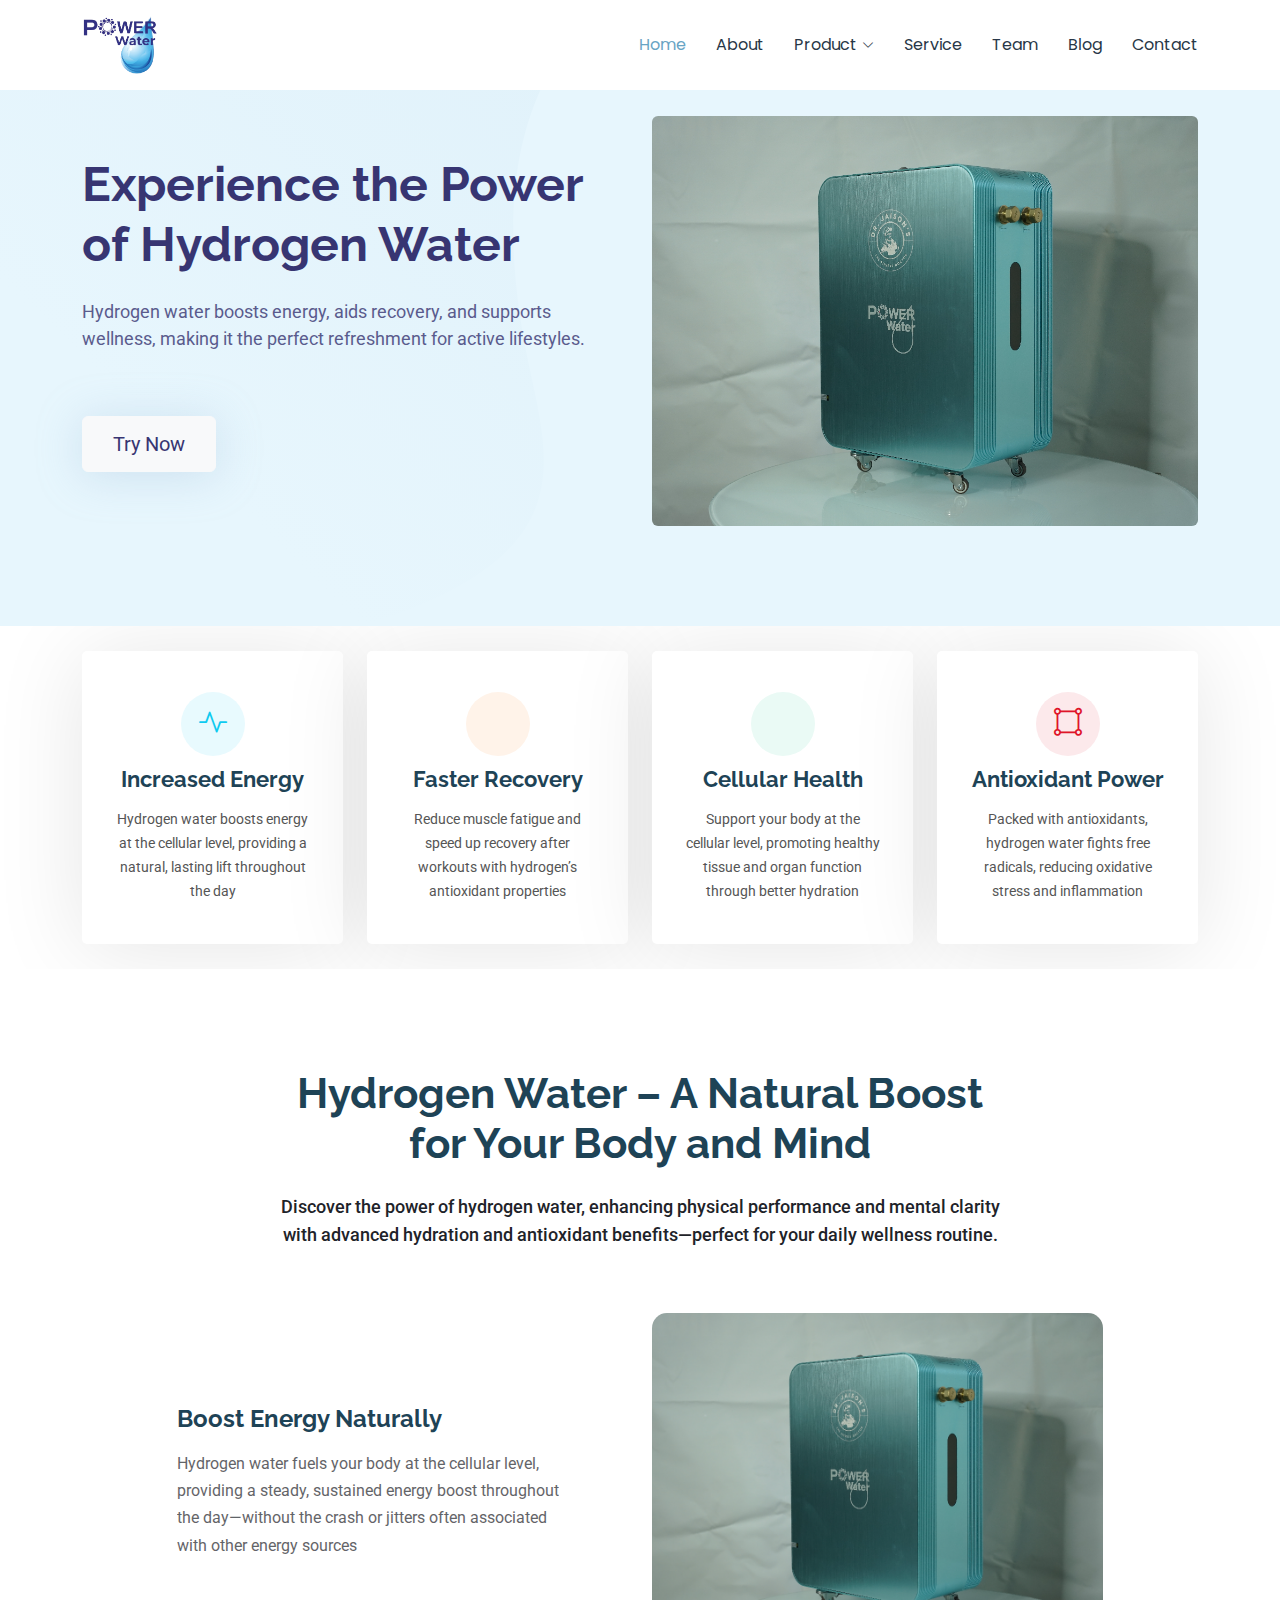
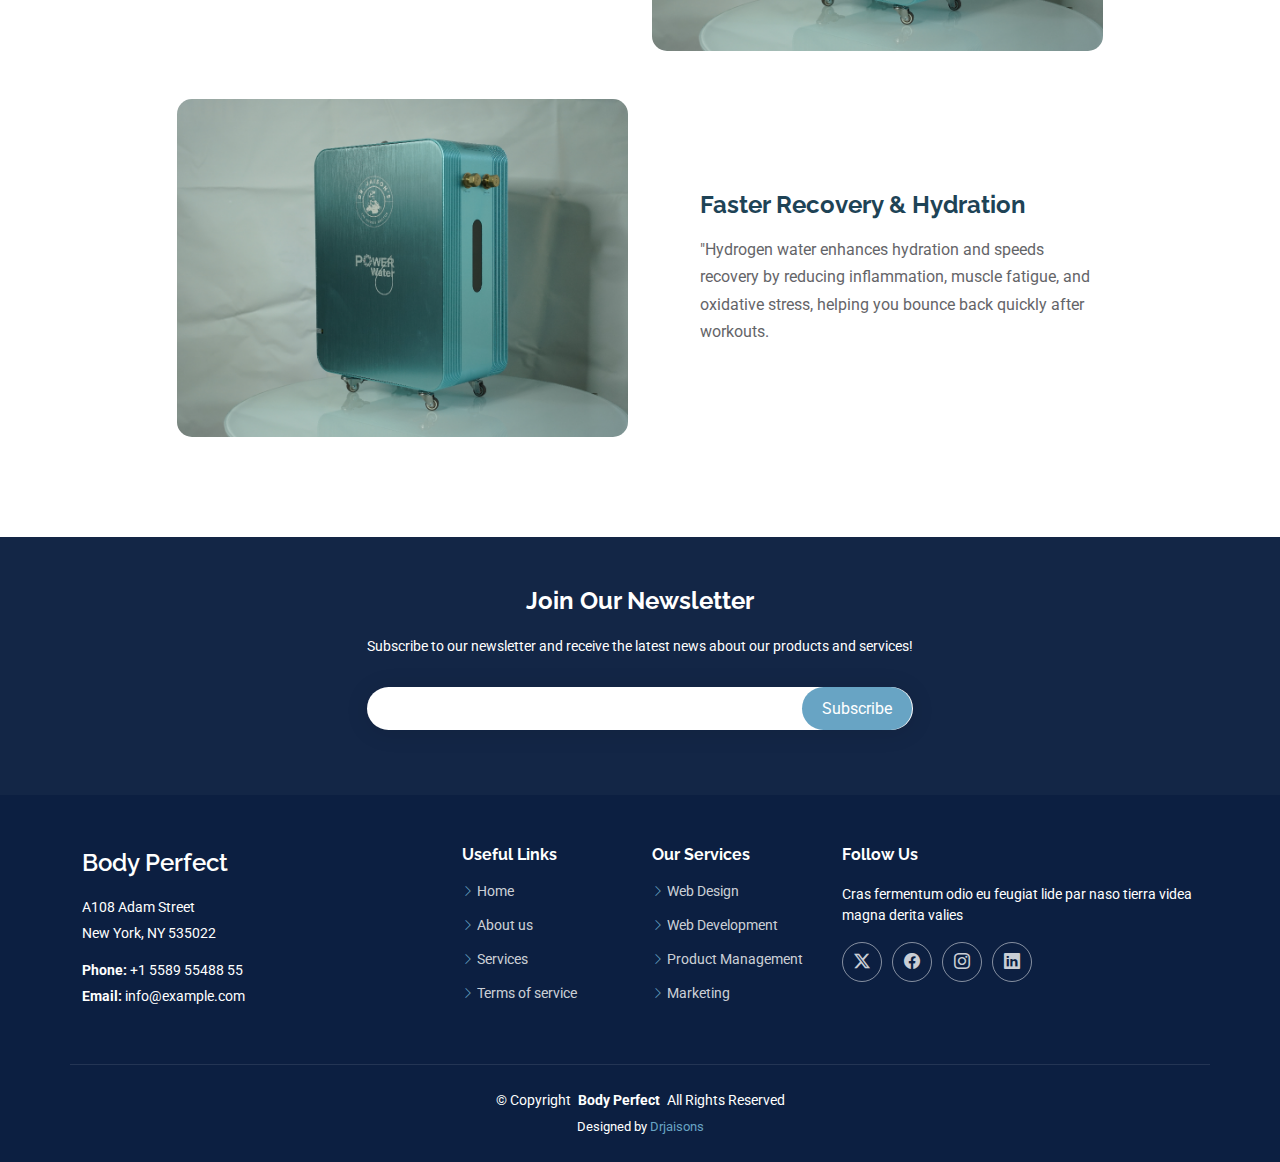
<file: hydrogenbath.html>
<!DOCTYPE html>
<html lang="en">

<head>
  <meta charset="utf-8">
  <meta content="width=device-width, initial-scale=1.0" name="viewport">
  <title>Power Water</title>
  <meta name="description" content="">
  <meta name="keywords" content="">

  <!-- Favicons -->
  <link href="./assets/img/Dr  Jaisons BRO (1)-03.png" rel="icon">
  <link href="./assets/img/Dr  Jaisons BRO (1)-03.png" rel="apple-touch-icon">

  <!--Icon-->
  <link rel="stylesheet" href="https://cdnjs.cloudflare.com/ajax/libs/font-awesome/6.6.0/css/all.min.css" integrity="sha512-Kc323vGBEqzTmouAECnVceyQqyqdsSiqLQISBL29aUW4U/M7pSPA/gEUZQqv1cwx4OnYxTxve5UMg5GT6L4JJg==" crossorigin="anonymous" referrerpolicy="no-referrer" />


  <!-- Fonts -->
  <link href="https://fonts.googleapis.com" rel="preconnect">
  <link href="https://fonts.gstatic.com" rel="preconnect" crossorigin>
  <link href="https://fonts.googleapis.com/css2?family=Roboto:ital,wght@0,100;0,300;0,400;0,500;0,700;0,900;1,100;1,300;1,400;1,500;1,700;1,900&family=Poppins:ital,wght@0,100;0,200;0,300;0,400;0,500;0,600;0,700;0,800;0,900;1,100;1,200;1,300;1,400;1,500;1,600;1,700;1,800;1,900&family=Raleway:ital,wght@0,100;0,200;0,300;0,400;0,500;0,600;0,700;0,800;0,900;1,100;1,200;1,300;1,400;1,500;1,600;1,700;1,800;1,900&display=swap" rel="stylesheet">

  <!-- Vendor CSS Files -->
  <link href="assets/vendor/bootstrap/css/bootstrap.min.css" rel="stylesheet">
  <link href="assets/vendor/bootstrap-icons/bootstrap-icons.css" rel="stylesheet">
  <link href="assets/vendor/aos/aos.css" rel="stylesheet">
  <link href="assets/vendor/glightbox/css/glightbox.min.css" rel="stylesheet">
  <link href="assets/vendor/swiper/swiper-bundle.min.css" rel="stylesheet">

  <!-- Main CSS File -->
  <link href="assets/css/main.css" rel="stylesheet">

  <!-- =======================================================
  * Template Name: Body Perfect
  * Template URL: https://bodyperfect.ae/free-bootstrap-template-corporate-moderna/
  * Updated: Aug 07 2024 with Bootstrap v5.3.3
  * Author: BodyPerfect.ae
  * License: https://bodyperfect.ae/license/
  ======================================================== -->
  <style>
    .navmenu a{
      color: #283747;
    }
    
    .ezy__header1 {
  /* Bootstrap variables */
  --bs-body-color: #373572;
  --bs-body-bg: rgb(231, 246, 253);

  /* Easy Frontend variables */
  --ezy-theme-color: rgb(13, 110, 253);
  --ezy-theme-color-rgb: 13, 110, 253;
  --ezy-shadow: 0px 4px 44px rgba(159, 190, 218, 0.37);

  background-color: var(--bs-body-bg);
  overflow: hidden;
  padding: 60px 0;
  position: relative;
}

@media (min-width: 768px) {
  .ezy__header1 {
    padding: 100px 0;
  }
}

.ezy__header1-heading {
  font-weight: bold;
  font-size: 25px;
  line-height: 25px;
  color: var(--bs-body-color);
}

@media (min-width: 768px) {
  .ezy__header1-heading {
    font-size: 48px;
    line-height: 60px;
  }
}

.ezy__header1-sub-heading {
  color: var(--bs-body-color);
  font-size: 18px;
  line-height: 1.5;
  opacity: 0.8;
}

.ezy__header1-btn {
  padding: 12px 30px;
  color: var(--bs-body-color);
  box-shadow: var(--ezy-shadow);
}
.ezy__about6 {
  /* Bootstrap variables */
  --bs-body-color: #1e2329;
  --bs-body-bg: rgb(255, 255, 255);

  /* Easy Frontend variables */
  --ezy-theme-color: rgb(13, 110, 253);
  --ezy-theme-color-rgb: 13, 110, 253;

  background-color: var(--bs-body-bg);
  color: var(--bs-body-color);
  overflow: hidden;
  padding: 60px 0;
}

@media (min-width: 768px) {
  .ezy__about6 {
    padding: 100px 0;
  }
}

/* Gray Block Style */
.gray .ezy__about6,
.ezy__about6.gray {
  /* Bootstrap variables */
  --bs-body-bg: rgb(246, 246, 246);
}

/* Dark Gray Block Style */
.dark-gray .ezy__about6,
.ezy__about6.dark-gray {
  /* Bootstrap variables */
  --bs-body-color: #ffffff;
  --bs-body-bg: rgb(30, 39, 53);
}

/* Dark Block Style */
.dark .ezy__about6,
.ezy__about6.dark {
  /* Bootstrap variables */
  --bs-body-color: #ffffff;
  --bs-body-bg: rgb(11, 23, 39);
}

.ezy__about6-heading {
  font-size: 35px;
  line-height: 45px;
}
@media (min-width: 768px) {
  .ezy__about6-heading {
    font-size: 42px;
    line-height: 50px;
  }
}
.ezy__about6-sub-heading {
  font-size: 18px;
  line-height: 28px;
  font-weight: 500;
}

.ezy__about6-banner {
  min-height: 300px;
  background-size: cover;
  background-position: center;
}

.ezy__about6-content p {
  font-size: 16px;
  line-height: 1.7;
  opacity: 0.7;
}

.ezy__about6 img {
  border-radius: 15px;
}
/* General mobile dropdown styling */
@media (max-width: 992px) {
  .navmenu {
    position: relative; /* Ensures the dropdown doesn't overflow */
    z-index: 9999; /* Elevates the menu */
  }

  /* Ensure the dropdown arrow is on the right side */
  .navmenu .dropdown > a {
    display: flex;
    justify-content: space-between;
    align-items: center;
    padding-right: 15px;
  }

  .navmenu .dropdown > a i {
    margin-left: auto;
  }

  /* Make sure dropdown is visible and properly positioned */
  .navmenu .dropdown-menu {
    display: none; /* Initially hidden */
    position: relative; /* Ensure the dropdown stays within its container */
    z-index: 9999;
    background-color: #fff;
    padding-left: 15px;
  }

  /* Show dropdown on click */
  .navmenu .dropdown.show .dropdown-menu {
    display: block; /* Show when active */
  }

  /* Additional dropdown items should not overflow */
  .navmenu .dropdown .dropdown-menu a {
    padding-left: 15px;
  }

  /* Rotate the arrow icon when dropdown is opened */
  .dropdown.show > a i.toggle-dropdown {
    transform: rotate(180deg);
    transition: transform 0.3s ease-in-out;
  }

  /* To make sure the menu doesn't jump below other sections */
  .header {
    position: relative;
    z-index: 1000; /* Slightly lower than the dropdown */
  }
}
.mobile-nav-toggle {
  color: black;
}

  </style>
</head>

<body class="about-page">

  <header id="header" class="header d-flex align-items-center fixed-top">
    <div class="container-fluid container-xl position-relative d-flex align-items-center justify-content-between">
      <a href="index.html" class="logo d-flex align-items-center">
        <img src="./assets/img/logo.png" alt="Logo">
      </a>
      <nav id="navmenu" class="navmenu">
        <ul>
          <li><a href="index.html" class="active">Home</a></li>
          <li><a href="about.html">About</a></li>
          <li class="dropdown">
            <a href="#">
              <span>Product</span>
              <i class="bi bi-chevron-down toggle-dropdown"></i>
            </a>
            <ul>
              <li><a href="./hydrogenwater.html">Hydrogen Water</a></li>
              <li><a href="./hydrogenbath.html">Hydrogen Bath</a></li>
              <li><a href="./hydrogenbreath.html">Hydrogen Breath</a></li>
            </ul>
          </li>
          <li><a href="portfolio.html">Service</a></li>
          <li><a href="team.html">Team</a></li>
          <li><a href="blog.html">Blog</a></li>
          <li><a href="contact.html">Contact</a></li>
        </ul>
        <i class="mobile-nav-toggle d-xl-none bi bi-list"></i>
      </nav>
    </div>
  </header>
  
  <section class="ezy__header1 light">
    <svg class="position-absolute start-0 top-0 bottom-0" width="602" height="742" viewBox="0 0 602 742" fill="none"
      xmlns="http://www.w3.org/2000/svg">
      <path
        d="M529.67 368.784C488.233 175.629 530.084 75.9263 602 0H0V742C7.22773 740.175 75.4574 695.495 242.852 656.948C584.139 584.605 555.256 488.05 529.67 368.784Z"
        fill="url(#paint0_linear_4_4301)" fill-opacity="0.6" />
      <defs>
        <linearGradient id="paint0_linear_4_4301" x1="310.118" y1="576.967" x2="770.228" y2="95.337"
          gradientUnits="userSpaceOnUse">
          <stop stop-color="#E7F6FD" />
          <stop offset="1" stop-color="#DBEEF8" />
        </linearGradient>
      </defs>
    </svg>
    <div class="container position-relative">
      <div class="row align-items-center">
        <div class="col-lg-6 pe-xl-5 text-center text-lg-start">
          <h2 class="ezy__header1-heading mb-4">Experience the Power of Hydrogen Water</h2>
          <p class="ezy__header1-sub-heading">
           Hydrogen water boosts energy, aids recovery, and supports wellness, making it the perfect refreshment for active lifestyles.
          </p>
          <a href="" class="btn btn-light ezy__header1-btn fs-5 mt-4 mt-md-5">Try Now</a>
        </div>
        <div class="col-lg-6 mt-5 mt-lg-0">
          <img src="./assets/img/breath.jpg" alt="" class="rounded img-fluid mt-3" />
        </div>
      </div>
    </div>
  </section>

  <section id="featured-services" class="featured-services section">

    <div class="container">

      <div class="row gy-4">

        <div class="col-lg-3 col-md-6" data-aos="fade-up" data-aos-delay="100">
          <div class="service-item item-cyan position-relative">
            <div class="icon">
              <i class="bi bi-activity"></i>
            </div>
            <a href="service-details.html" class="stretched-link">
              <h3>Increased Energy</h3>
            </a>
            <p>Hydrogen water boosts energy at the cellular level, providing a natural, lasting lift throughout the day</p>
          </div>
        </div><!-- End Service Item -->

        <div class="col-lg-3 col-md-6" data-aos="fade-up" data-aos-delay="200">
          <div class="service-item item-orange position-relative">
            <div class="icon">
              <i class="fa-solid fa-lungs"></i>
            </div>
            <a href="service-details.html" class="stretched-link">
              <h3>Faster Recovery</h3>
            </a>
            <p>Reduce muscle fatigue and speed up recovery after workouts with hydrogen’s antioxidant properties</p>
          </div>
        </div><!-- End Service Item -->

        <div class="col-lg-3 col-md-6" data-aos="fade-up" data-aos-delay="300">
          <div class="service-item item-teal position-relative">
            <div class="icon">
              <i class="fa-solid fa-droplet"></i> 
            </div>
            <a href="service-details.html" class="stretched-link">
              <h3>Cellular Health</h3>
            </a>
            <p>Support your body at the cellular level, promoting healthy tissue and organ function through better hydration</p>
          </div>
        </div><!-- End Service Item -->

        <div class="col-lg-3 col-md-6" data-aos="fade-up" data-aos-delay="400">
          <div class="service-item item-red position-relative">
            <div class="icon">
              <i class="bi bi-bounding-box-circles"></i>
            </div>
            <a href="service-details.html" class="stretched-link">
              <h3>Antioxidant Power</h3>
            </a>
            <p>Packed with antioxidants, hydrogen water fights free radicals, reducing oxidative stress and inflammation</p>
            <a href="service-details.html" class="stretched-link"></a>
          </div>
        </div><!-- End Service Item -->
      </div>
    </div>
  </section>


  <section class="ezy__about6 light" id="ezy__about6">
    <div class="container">
      <div class="row justify-content-center text-center mb-5">
        <div class="col-12 col-md-8">
          <h2 class="ezy__about6-heading fw-bold mb-4">Hydrogen Water – A Natural Boost for Your Body and Mind</h2>
          <p class="ezy__about6-sub-heading">
            Discover the power of hydrogen water, enhancing physical performance and mental clarity with advanced hydration and antioxidant benefits—perfect for your daily wellness routine.
          </p>
        </div>
      </div>
      <div class="row align-items-center justify-content-center mt-5">
        <div class="col-12 col-md-5 order-2">
          <div class="d-flex flex-column justify-content-center ezy__about6-content pe-md-5">
            <h4 class="fw-bold mb-3">Boost Energy Naturally</h4>
            <p class="mb-0">
                Hydrogen water fuels your body at the cellular level, providing a steady, sustained energy boost throughout the day—without the crash or jitters often associated with other energy sources
            </p>
          </div>
        </div>
        <div class="col-12 col-md-5 order-1 order-md-2 mb-4 mb-md-0">
          <div>
            <img src="./assets/img/breath.jpg" alt="" class="img-fluid" />
          </div>
        </div>
      </div>
      <div class="row align-items-center justify-content-center mt-5">
        <div class="col-12 col-md-5 order-2">
          <div class="d-flex flex-column justify-content-center ezy__about6-content ps-md-5">
            <h4 class="fw-bold mb-3">Faster Recovery & Hydration</h4>
            <p class="mb-0">
                "Hydrogen water enhances hydration and speeds recovery by reducing inflammation, muscle fatigue, and oxidative stress, helping you bounce back quickly after workouts.
            </p>
          </div>
        </div>
        <div class="col-12 col-md-5 order-1 mb-4 mb-md-0">
          <div>
            <img src="./assets/img/breath.jpg" alt="" class="img-fluid" />
          </div>
        </div>
      </div>
    </div>
  </section>


  <footer id="footer" class="footer dark-background">

    <div class="footer-newsletter">
      <div class="container">
        <div class="row justify-content-center text-center">
          <div class="col-lg-6">
            <h4>Join Our Newsletter</h4>
            <p>Subscribe to our newsletter and receive the latest news about our products and services!</p>
            <form action="forms/newsletter.php" method="post" class="php-email-form">
              <div class="newsletter-form"><input type="email" name="email"><input type="submit" value="Subscribe"></div>
              <div class="loading">Loading</div>
              <div class="error-message"></div>
              <div class="sent-message">Your subscription request has been sent. Thank you!</div>
            </form>
          </div>
        </div>
      </div>
    </div>

    <div class="container footer-top">
      <div class="row gy-4">
        <div class="col-lg-4 col-md-6 footer-about">
          <a href="index.html" class="d-flex align-items-center">
            <span class="sitename">Body Perfect</span>
          </a>
          <div class="footer-contact pt-3">
            <p>A108 Adam Street</p>
            <p>New York, NY 535022</p>
            <p class="mt-3"><strong>Phone:</strong> <span>+1 5589 55488 55</span></p>
            <p><strong>Email:</strong> <span>info@example.com</span></p>
          </div>
        </div>

        <div class="col-lg-2 col-md-3 footer-links">
          <h4>Useful Links</h4>
          <ul>
            <li><i class="bi bi-chevron-right"></i> <a href="#">Home</a></li>
            <li><i class="bi bi-chevron-right"></i> <a href="#">About us</a></li>
            <li><i class="bi bi-chevron-right"></i> <a href="#">Services</a></li>
            <li><i class="bi bi-chevron-right"></i> <a href="#">Terms of service</a></li>
          </ul>
        </div>

        <div class="col-lg-2 col-md-3 footer-links">
          <h4>Our Services</h4>
          <ul>
            <li><i class="bi bi-chevron-right"></i> <a href="#">Web Design</a></li>
            <li><i class="bi bi-chevron-right"></i> <a href="#">Web Development</a></li>
            <li><i class="bi bi-chevron-right"></i> <a href="#">Product Management</a></li>
            <li><i class="bi bi-chevron-right"></i> <a href="#">Marketing</a></li>
          </ul>
        </div>

        <div class="col-lg-4 col-md-12">
          <h4>Follow Us</h4>
          <p>Cras fermentum odio eu feugiat lide par naso tierra videa magna derita valies</p>
          <div class="social-links d-flex">
            <a href=""><i class="bi bi-twitter-x"></i></a>
            <a href=""><i class="bi bi-facebook"></i></a>
            <a href=""><i class="bi bi-instagram"></i></a>
            <a href=""><i class="bi bi-linkedin"></i></a>
          </div>
        </div>

      </div>
    </div>

    <div class="container copyright text-center mt-4">
      <p>© <span>Copyright</span> <strong class="px-1 sitename">Body Perfect</strong> <span>All Rights Reserved</span></p>
      <div class="credits">
        <!-- All the links in the footer should remain intact. -->
        <!-- You can delete the links only if you've purchased the pro version. -->
        <!-- Licensing information: https://bodyperfect.ae/license/ -->
        <!-- Purchase the pro version with working PHP/AJAX contact form: [buy-url] -->
        Designed by <a href="https://bodyperfect.ae/">Drjaisons</a>
      </div>
    </div>

  </footer>

  <!-- Scroll Top -->
  <a href="#" id="scroll-top" class="scroll-top d-flex align-items-center justify-content-center"><i class="bi bi-arrow-up-short"></i></a>

  <!-- Preloader -->
  <div id="preloader"></div>

  <!-- Vendor JS Files -->
  <script src="assets/vendor/bootstrap/js/bootstrap.bundle.min.js"></script>
  <script src="assets/vendor/php-email-form/validate.js"></script>
  <script src="assets/vendor/aos/aos.js"></script>
  <script src="assets/vendor/glightbox/js/glightbox.min.js"></script>
  <script src="assets/vendor/purecounter/purecounter_vanilla.js"></script>
  <script src="assets/vendor/swiper/swiper-bundle.min.js"></script>
  <script src="assets/vendor/waypoints/noframework.waypoints.js"></script>
  <script src="assets/vendor/imagesloaded/imagesloaded.pkgd.min.js"></script>
  <script src="assets/vendor/isotope-layout/isotope.pkgd.min.js"></script>

  <!-- Main JS File -->
  <script src="assets/js/main.js"></script>
  <script>
    document.addEventListener('DOMContentLoaded', function () {
  var dropdowns = document.querySelectorAll('.dropdown-toggle');
  
  dropdowns.forEach(function (dropdown) {
    dropdown.addEventListener('click', function () {
      var dropdownMenu = this.nextElementSibling;

      // Toggle dropdown visibility
      dropdownMenu.classList.toggle('show');
    });
  });
});
  </script>

</body>

</html>
</file>
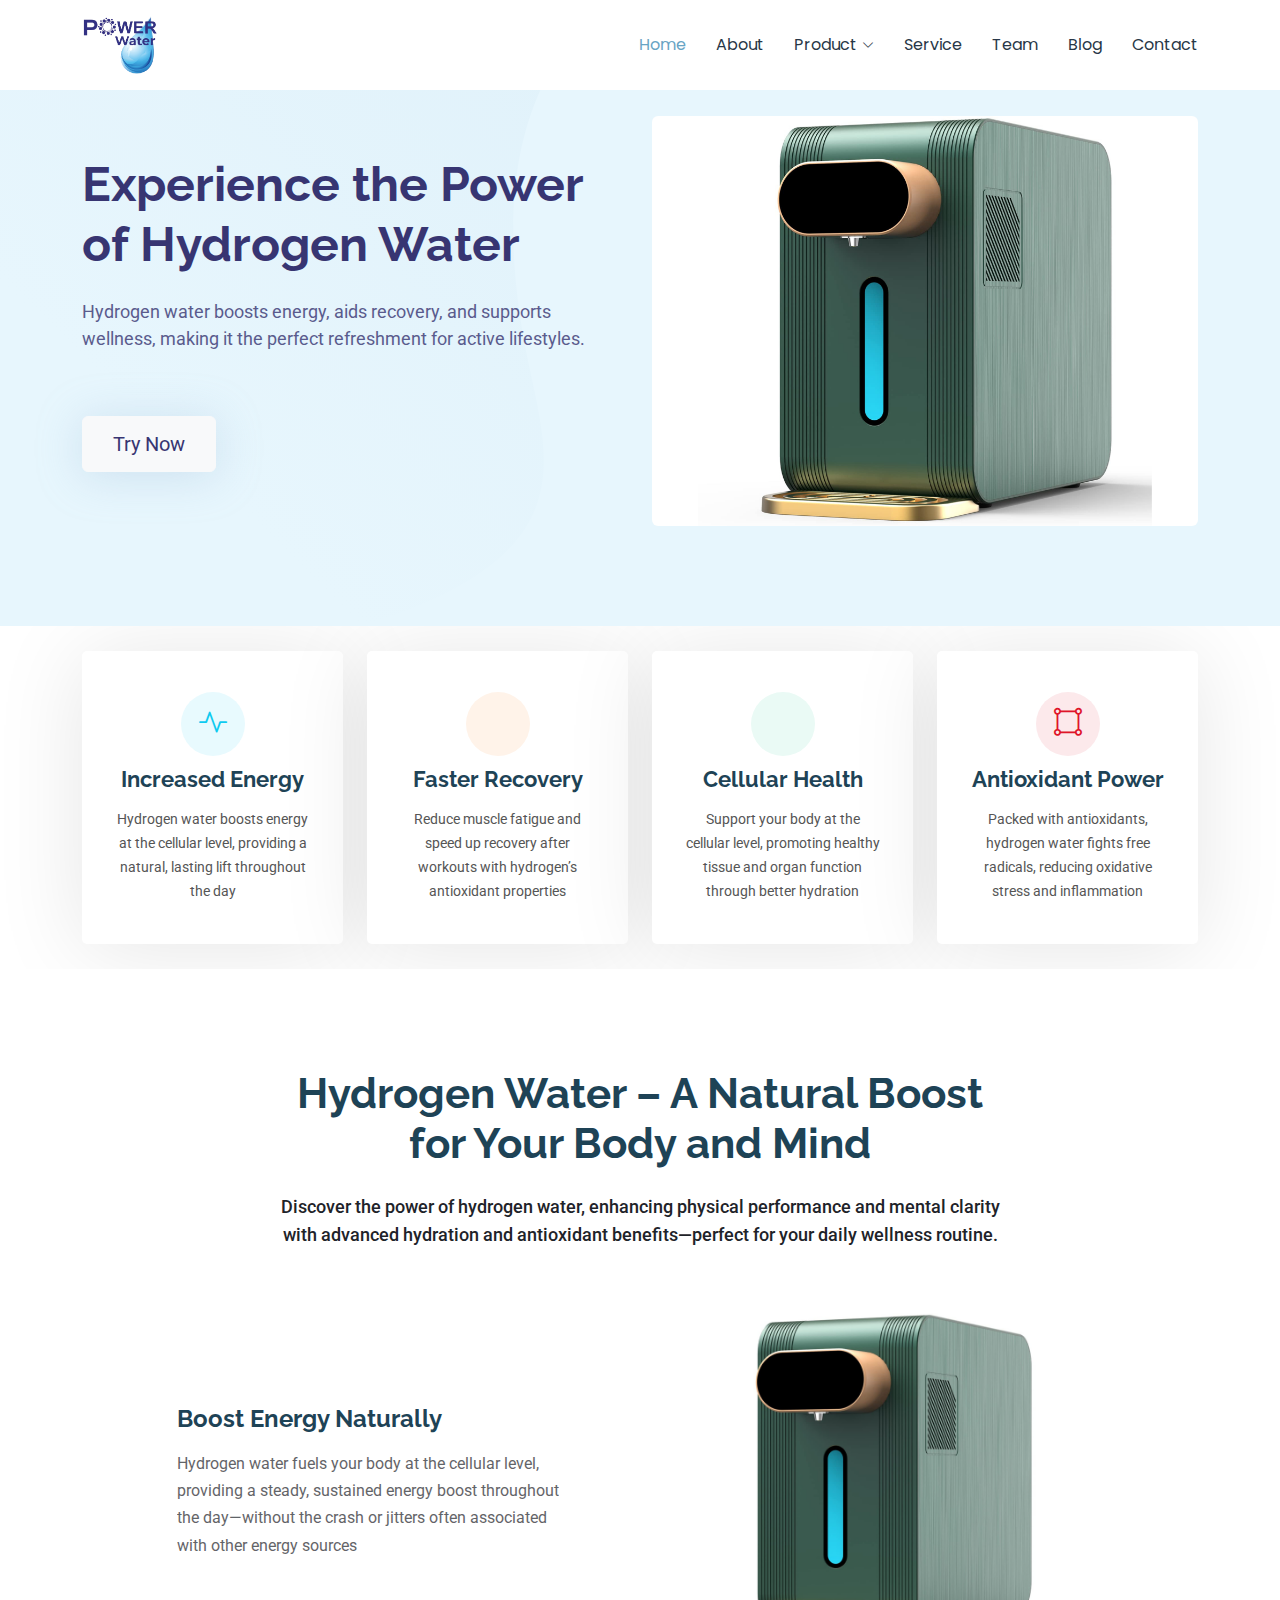
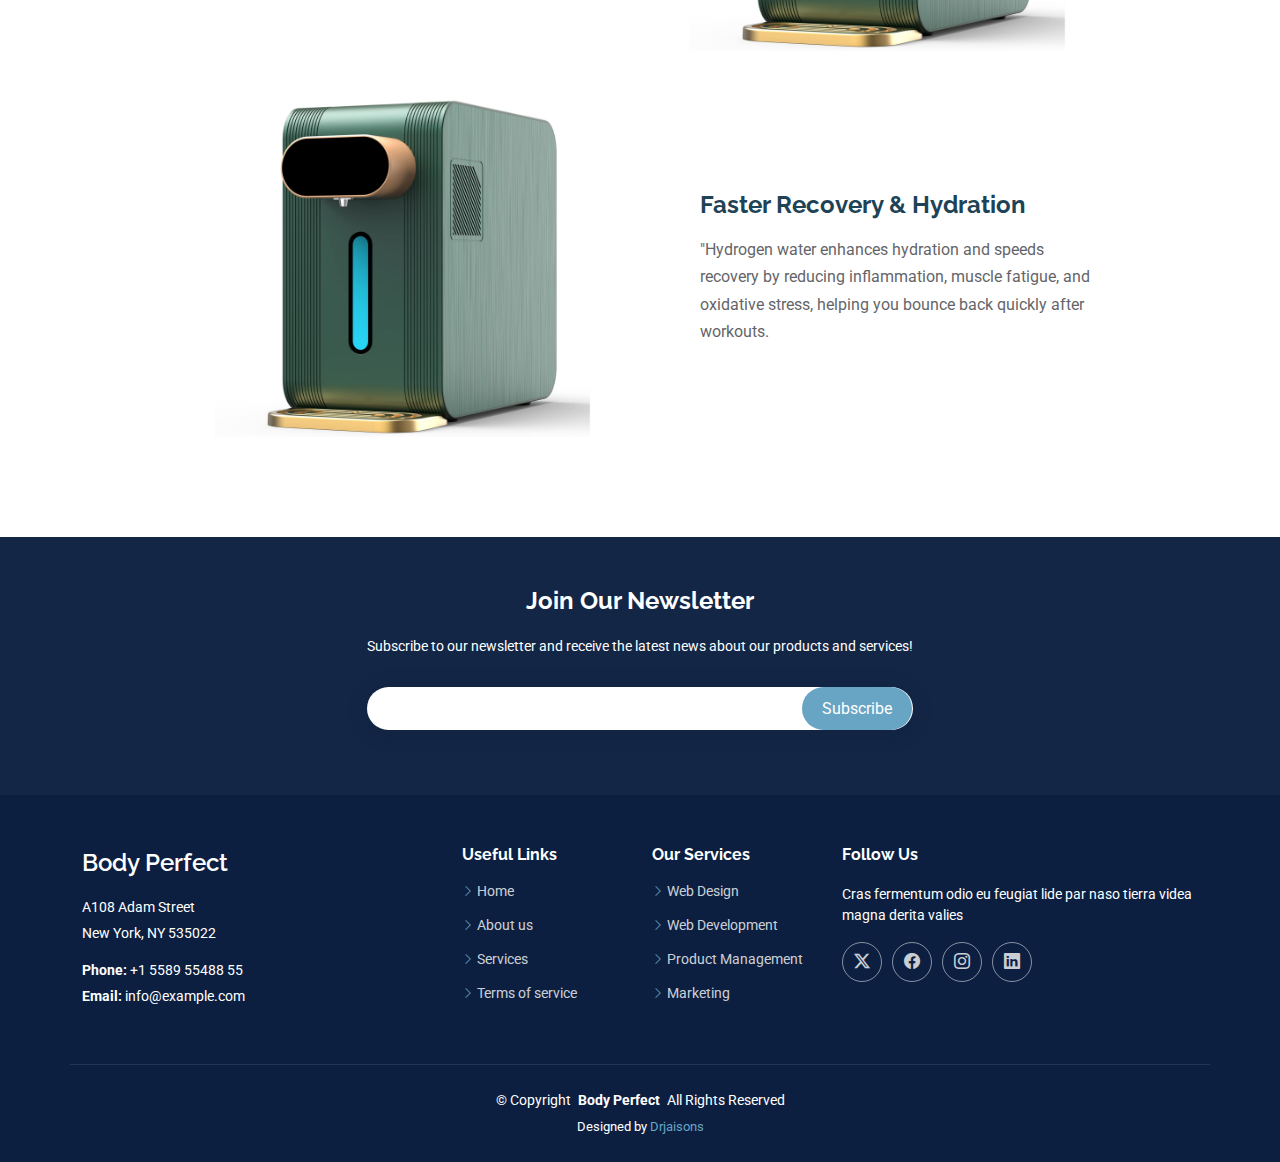
<file: hydrogenbreath.html>
<!DOCTYPE html>
<html lang="en">

<head>
  <meta charset="utf-8">
  <meta content="width=device-width, initial-scale=1.0" name="viewport">
  <title>Power Water</title>
  <meta name="description" content="">
  <meta name="keywords" content="">

  <!-- Favicons -->
  <link href="./assets/img/Dr  Jaisons BRO (1)-03.png" rel="icon">
  <link href="./assets/img/Dr  Jaisons BRO (1)-03.png" rel="apple-touch-icon">

  <!--Icon-->
  <link rel="stylesheet" href="https://cdnjs.cloudflare.com/ajax/libs/font-awesome/6.6.0/css/all.min.css" integrity="sha512-Kc323vGBEqzTmouAECnVceyQqyqdsSiqLQISBL29aUW4U/M7pSPA/gEUZQqv1cwx4OnYxTxve5UMg5GT6L4JJg==" crossorigin="anonymous" referrerpolicy="no-referrer" />


  <!-- Fonts -->
  <link href="https://fonts.googleapis.com" rel="preconnect">
  <link href="https://fonts.gstatic.com" rel="preconnect" crossorigin>
  <link href="https://fonts.googleapis.com/css2?family=Roboto:ital,wght@0,100;0,300;0,400;0,500;0,700;0,900;1,100;1,300;1,400;1,500;1,700;1,900&family=Poppins:ital,wght@0,100;0,200;0,300;0,400;0,500;0,600;0,700;0,800;0,900;1,100;1,200;1,300;1,400;1,500;1,600;1,700;1,800;1,900&family=Raleway:ital,wght@0,100;0,200;0,300;0,400;0,500;0,600;0,700;0,800;0,900;1,100;1,200;1,300;1,400;1,500;1,600;1,700;1,800;1,900&display=swap" rel="stylesheet">

  <!-- Vendor CSS Files -->
  <link href="assets/vendor/bootstrap/css/bootstrap.min.css" rel="stylesheet">
  <link href="assets/vendor/bootstrap-icons/bootstrap-icons.css" rel="stylesheet">
  <link href="assets/vendor/aos/aos.css" rel="stylesheet">
  <link href="assets/vendor/glightbox/css/glightbox.min.css" rel="stylesheet">
  <link href="assets/vendor/swiper/swiper-bundle.min.css" rel="stylesheet">

  <!-- Main CSS File -->
  <link href="assets/css/main.css" rel="stylesheet">

  <!-- =======================================================
  * Template Name: Body Perfect
  * Template URL: https://bodyperfect.ae/free-bootstrap-template-corporate-moderna/
  * Updated: Aug 07 2024 with Bootstrap v5.3.3
  * Author: BodyPerfect.ae
  * License: https://bodyperfect.ae/license/
  ======================================================== -->
  <style>
    .navmenu a{
      color: #283747;
    }
    
    .ezy__header1 {
  /* Bootstrap variables */
  --bs-body-color: #373572;
  --bs-body-bg: rgb(231, 246, 253);

  /* Easy Frontend variables */
  --ezy-theme-color: rgb(13, 110, 253);
  --ezy-theme-color-rgb: 13, 110, 253;
  --ezy-shadow: 0px 4px 44px rgba(159, 190, 218, 0.37);

  background-color: var(--bs-body-bg);
  overflow: hidden;
  padding: 60px 0;
  position: relative;
}

@media (min-width: 768px) {
  .ezy__header1 {
    padding: 100px 0;
  }
}

.ezy__header1-heading {
  font-weight: bold;
  font-size: 25px;
  line-height: 25px;
  color: var(--bs-body-color);
}

@media (min-width: 768px) {
  .ezy__header1-heading {
    font-size: 48px;
    line-height: 60px;
  }
}

.ezy__header1-sub-heading {
  color: var(--bs-body-color);
  font-size: 18px;
  line-height: 1.5;
  opacity: 0.8;
}

.ezy__header1-btn {
  padding: 12px 30px;
  color: var(--bs-body-color);
  box-shadow: var(--ezy-shadow);
}
.ezy__about6 {
  /* Bootstrap variables */
  --bs-body-color: #1e2329;
  --bs-body-bg: rgb(255, 255, 255);

  /* Easy Frontend variables */
  --ezy-theme-color: rgb(13, 110, 253);
  --ezy-theme-color-rgb: 13, 110, 253;

  background-color: var(--bs-body-bg);
  color: var(--bs-body-color);
  overflow: hidden;
  padding: 60px 0;
}

@media (min-width: 768px) {
  .ezy__about6 {
    padding: 100px 0;
  }
}

/* Gray Block Style */
.gray .ezy__about6,
.ezy__about6.gray {
  /* Bootstrap variables */
  --bs-body-bg: rgb(246, 246, 246);
}

/* Dark Gray Block Style */
.dark-gray .ezy__about6,
.ezy__about6.dark-gray {
  /* Bootstrap variables */
  --bs-body-color: #ffffff;
  --bs-body-bg: rgb(30, 39, 53);
}

/* Dark Block Style */
.dark .ezy__about6,
.ezy__about6.dark {
  /* Bootstrap variables */
  --bs-body-color: #ffffff;
  --bs-body-bg: rgb(11, 23, 39);
}

.ezy__about6-heading {
  font-size: 35px;
  line-height: 45px;
}
@media (min-width: 768px) {
  .ezy__about6-heading {
    font-size: 42px;
    line-height: 50px;
  }
}
.ezy__about6-sub-heading {
  font-size: 18px;
  line-height: 28px;
  font-weight: 500;
}

.ezy__about6-banner {
  min-height: 300px;
  background-size: cover;
  background-position: center;
}

.ezy__about6-content p {
  font-size: 16px;
  line-height: 1.7;
  opacity: 0.7;
}

.ezy__about6 img {
  border-radius: 15px;
}
/* General mobile dropdown styling */
@media (max-width: 992px) {
  .navmenu {
    position: relative; /* Ensures the dropdown doesn't overflow */
    z-index: 9999; /* Elevates the menu */
  }

  /* Ensure the dropdown arrow is on the right side */
  .navmenu .dropdown > a {
    display: flex;
    justify-content: space-between;
    align-items: center;
    padding-right: 15px;
  }

  .navmenu .dropdown > a i {
    margin-left: auto;
  }

  /* Make sure dropdown is visible and properly positioned */
  .navmenu .dropdown-menu {
    display: none; /* Initially hidden */
    position: relative; /* Ensure the dropdown stays within its container */
    z-index: 9999;
    background-color: #fff;
    padding-left: 15px;
  }

  /* Show dropdown on click */
  .navmenu .dropdown.show .dropdown-menu {
    display: block; /* Show when active */
  }

  /* Additional dropdown items should not overflow */
  .navmenu .dropdown .dropdown-menu a {
    padding-left: 15px;
  }

  /* Rotate the arrow icon when dropdown is opened */
  .dropdown.show > a i.toggle-dropdown {
    transform: rotate(180deg);
    transition: transform 0.3s ease-in-out;
  }

  /* To make sure the menu doesn't jump below other sections */
  .header {
    position: relative;
    z-index: 1000; /* Slightly lower than the dropdown */
  }
}
.mobile-nav-toggle {
  color: black;
}

  </style>
</head>

<body class="about-page">

  <header id="header" class="header d-flex align-items-center fixed-top">
    <div class="container-fluid container-xl position-relative d-flex align-items-center justify-content-between">
      <a href="index.html" class="logo d-flex align-items-center">
        <img src="./assets/img/logo.png" alt="Logo">
      </a>
      <nav id="navmenu" class="navmenu">
        <ul>
          <li><a href="index.html" class="active">Home</a></li>
          <li><a href="about.html">About</a></li>
          <li class="dropdown">
            <a href="#">
              <span>Product</span>
              <i class="bi bi-chevron-down toggle-dropdown"></i>
            </a>
            <ul>
              <li><a href="./hydrogenwater.html">Hydrogen Water</a></li>
              <li><a href="./hydrogenbath.html">Hydrogen Bath</a></li>
              <li><a href="./hydrogenbreath.html">Hydrogen Breath</a></li>
            </ul>
          </li>
          <li><a href="portfolio.html">Service</a></li>
          <li><a href="team.html">Team</a></li>
          <li><a href="blog.html">Blog</a></li>
          <li><a href="contact.html">Contact</a></li>
        </ul>
        <i class="mobile-nav-toggle d-xl-none bi bi-list"></i>
      </nav>
    </div>
  </header>
  
  <section class="ezy__header1 light">
    <svg class="position-absolute start-0 top-0 bottom-0" width="602" height="742" viewBox="0 0 602 742" fill="none"
      xmlns="http://www.w3.org/2000/svg">
      <path
        d="M529.67 368.784C488.233 175.629 530.084 75.9263 602 0H0V742C7.22773 740.175 75.4574 695.495 242.852 656.948C584.139 584.605 555.256 488.05 529.67 368.784Z"
        fill="url(#paint0_linear_4_4301)" fill-opacity="0.6" />
      <defs>
        <linearGradient id="paint0_linear_4_4301" x1="310.118" y1="576.967" x2="770.228" y2="95.337"
          gradientUnits="userSpaceOnUse">
          <stop stop-color="#E7F6FD" />
          <stop offset="1" stop-color="#DBEEF8" />
        </linearGradient>
      </defs>
    </svg>
    <div class="container position-relative">
      <div class="row align-items-center">
        <div class="col-lg-6 pe-xl-5 text-center text-lg-start">
          <h2 class="ezy__header1-heading mb-4">Experience the Power of Hydrogen Water</h2>
          <p class="ezy__header1-sub-heading">
           Hydrogen water boosts energy, aids recovery, and supports wellness, making it the perfect refreshment for active lifestyles.
          </p>
          <a href="" class="btn btn-light ezy__header1-btn fs-5 mt-4 mt-md-5">Try Now</a>
        </div>
        <div class="col-lg-6 mt-5 mt-lg-0">
          <img src="./assets/img/machine.jpg" alt="" class="rounded img-fluid mt-3" />
        </div>
      </div>
    </div>
  </section>

  <section id="featured-services" class="featured-services section">

    <div class="container">

      <div class="row gy-4">

        <div class="col-lg-3 col-md-6" data-aos="fade-up" data-aos-delay="100">
          <div class="service-item item-cyan position-relative">
            <div class="icon">
              <i class="bi bi-activity"></i>
            </div>
            <a href="service-details.html" class="stretched-link">
              <h3>Increased Energy</h3>
            </a>
            <p>Hydrogen water boosts energy at the cellular level, providing a natural, lasting lift throughout the day</p>
          </div>
        </div><!-- End Service Item -->

        <div class="col-lg-3 col-md-6" data-aos="fade-up" data-aos-delay="200">
          <div class="service-item item-orange position-relative">
            <div class="icon">
              <i class="fa-solid fa-lungs"></i>
            </div>
            <a href="service-details.html" class="stretched-link">
              <h3>Faster Recovery</h3>
            </a>
            <p>Reduce muscle fatigue and speed up recovery after workouts with hydrogen’s antioxidant properties</p>
          </div>
        </div><!-- End Service Item -->

        <div class="col-lg-3 col-md-6" data-aos="fade-up" data-aos-delay="300">
          <div class="service-item item-teal position-relative">
            <div class="icon">
              <i class="fa-solid fa-droplet"></i> 
            </div>
            <a href="service-details.html" class="stretched-link">
              <h3>Cellular Health</h3>
            </a>
            <p>Support your body at the cellular level, promoting healthy tissue and organ function through better hydration</p>
          </div>
        </div><!-- End Service Item -->

        <div class="col-lg-3 col-md-6" data-aos="fade-up" data-aos-delay="400">
          <div class="service-item item-red position-relative">
            <div class="icon">
              <i class="bi bi-bounding-box-circles"></i>
            </div>
            <a href="service-details.html" class="stretched-link">
              <h3>Antioxidant Power</h3>
            </a>
            <p>Packed with antioxidants, hydrogen water fights free radicals, reducing oxidative stress and inflammation</p>
            <a href="service-details.html" class="stretched-link"></a>
          </div>
        </div><!-- End Service Item -->
      </div>
    </div>
  </section>


  <section class="ezy__about6 light" id="ezy__about6">
    <div class="container">
      <div class="row justify-content-center text-center mb-5">
        <div class="col-12 col-md-8">
          <h2 class="ezy__about6-heading fw-bold mb-4">Hydrogen Water – A Natural Boost for Your Body and Mind</h2>
          <p class="ezy__about6-sub-heading">
            Discover the power of hydrogen water, enhancing physical performance and mental clarity with advanced hydration and antioxidant benefits—perfect for your daily wellness routine.
          </p>
        </div>
      </div>
      <div class="row align-items-center justify-content-center mt-5">
        <div class="col-12 col-md-5 order-2">
          <div class="d-flex flex-column justify-content-center ezy__about6-content pe-md-5">
            <h4 class="fw-bold mb-3">Boost Energy Naturally</h4>
            <p class="mb-0">
                Hydrogen water fuels your body at the cellular level, providing a steady, sustained energy boost throughout the day—without the crash or jitters often associated with other energy sources
            </p>
          </div>
        </div>
        <div class="col-12 col-md-5 order-1 order-md-2 mb-4 mb-md-0">
          <div>
            <img src="./assets/img/machine.jpg" alt="" class="img-fluid" />
          </div>
        </div>
      </div>
      <div class="row align-items-center justify-content-center mt-5">
        <div class="col-12 col-md-5 order-2">
          <div class="d-flex flex-column justify-content-center ezy__about6-content ps-md-5">
            <h4 class="fw-bold mb-3">Faster Recovery & Hydration</h4>
            <p class="mb-0">
                "Hydrogen water enhances hydration and speeds recovery by reducing inflammation, muscle fatigue, and oxidative stress, helping you bounce back quickly after workouts.
            </p>
          </div>
        </div>
        <div class="col-12 col-md-5 order-1 mb-4 mb-md-0">
          <div>
            <img src="./assets/img/machine.jpg" alt="" class="img-fluid" />
          </div>
        </div>
      </div>
    </div>
  </section>


  <footer id="footer" class="footer dark-background">

    <div class="footer-newsletter">
      <div class="container">
        <div class="row justify-content-center text-center">
          <div class="col-lg-6">
            <h4>Join Our Newsletter</h4>
            <p>Subscribe to our newsletter and receive the latest news about our products and services!</p>
            <form action="forms/newsletter.php" method="post" class="php-email-form">
              <div class="newsletter-form"><input type="email" name="email"><input type="submit" value="Subscribe"></div>
              <div class="loading">Loading</div>
              <div class="error-message"></div>
              <div class="sent-message">Your subscription request has been sent. Thank you!</div>
            </form>
          </div>
        </div>
      </div>
    </div>

    <div class="container footer-top">
      <div class="row gy-4">
        <div class="col-lg-4 col-md-6 footer-about">
          <a href="index.html" class="d-flex align-items-center">
            <span class="sitename">Body Perfect</span>
          </a>
          <div class="footer-contact pt-3">
            <p>A108 Adam Street</p>
            <p>New York, NY 535022</p>
            <p class="mt-3"><strong>Phone:</strong> <span>+1 5589 55488 55</span></p>
            <p><strong>Email:</strong> <span>info@example.com</span></p>
          </div>
        </div>

        <div class="col-lg-2 col-md-3 footer-links">
          <h4>Useful Links</h4>
          <ul>
            <li><i class="bi bi-chevron-right"></i> <a href="#">Home</a></li>
            <li><i class="bi bi-chevron-right"></i> <a href="#">About us</a></li>
            <li><i class="bi bi-chevron-right"></i> <a href="#">Services</a></li>
            <li><i class="bi bi-chevron-right"></i> <a href="#">Terms of service</a></li>
          </ul>
        </div>

        <div class="col-lg-2 col-md-3 footer-links">
          <h4>Our Services</h4>
          <ul>
            <li><i class="bi bi-chevron-right"></i> <a href="#">Web Design</a></li>
            <li><i class="bi bi-chevron-right"></i> <a href="#">Web Development</a></li>
            <li><i class="bi bi-chevron-right"></i> <a href="#">Product Management</a></li>
            <li><i class="bi bi-chevron-right"></i> <a href="#">Marketing</a></li>
          </ul>
        </div>

        <div class="col-lg-4 col-md-12">
          <h4>Follow Us</h4>
          <p>Cras fermentum odio eu feugiat lide par naso tierra videa magna derita valies</p>
          <div class="social-links d-flex">
            <a href=""><i class="bi bi-twitter-x"></i></a>
            <a href=""><i class="bi bi-facebook"></i></a>
            <a href=""><i class="bi bi-instagram"></i></a>
            <a href=""><i class="bi bi-linkedin"></i></a>
          </div>
        </div>

      </div>
    </div>

    <div class="container copyright text-center mt-4">
      <p>© <span>Copyright</span> <strong class="px-1 sitename">Body Perfect</strong> <span>All Rights Reserved</span></p>
      <div class="credits">
        <!-- All the links in the footer should remain intact. -->
        <!-- You can delete the links only if you've purchased the pro version. -->
        <!-- Licensing information: https://bodyperfect.ae/license/ -->
        <!-- Purchase the pro version with working PHP/AJAX contact form: [buy-url] -->
        Designed by <a href="https://bodyperfect.ae/">Drjaisons</a>
      </div>
    </div>

  </footer>

  <!-- Scroll Top -->
  <a href="#" id="scroll-top" class="scroll-top d-flex align-items-center justify-content-center"><i class="bi bi-arrow-up-short"></i></a>

  <!-- Preloader -->
  <div id="preloader"></div>

  <!-- Vendor JS Files -->
  <script src="assets/vendor/bootstrap/js/bootstrap.bundle.min.js"></script>
  <script src="assets/vendor/php-email-form/validate.js"></script>
  <script src="assets/vendor/aos/aos.js"></script>
  <script src="assets/vendor/glightbox/js/glightbox.min.js"></script>
  <script src="assets/vendor/purecounter/purecounter_vanilla.js"></script>
  <script src="assets/vendor/swiper/swiper-bundle.min.js"></script>
  <script src="assets/vendor/waypoints/noframework.waypoints.js"></script>
  <script src="assets/vendor/imagesloaded/imagesloaded.pkgd.min.js"></script>
  <script src="assets/vendor/isotope-layout/isotope.pkgd.min.js"></script>

  <!-- Main JS File -->
  <script src="assets/js/main.js"></script>
  <script>
    document.addEventListener('DOMContentLoaded', function () {
  var dropdowns = document.querySelectorAll('.dropdown-toggle');
  
  dropdowns.forEach(function (dropdown) {
    dropdown.addEventListener('click', function () {
      var dropdownMenu = this.nextElementSibling;

      // Toggle dropdown visibility
      dropdownMenu.classList.toggle('show');
    });
  });
});
  </script>

</body>

</html>
</file>
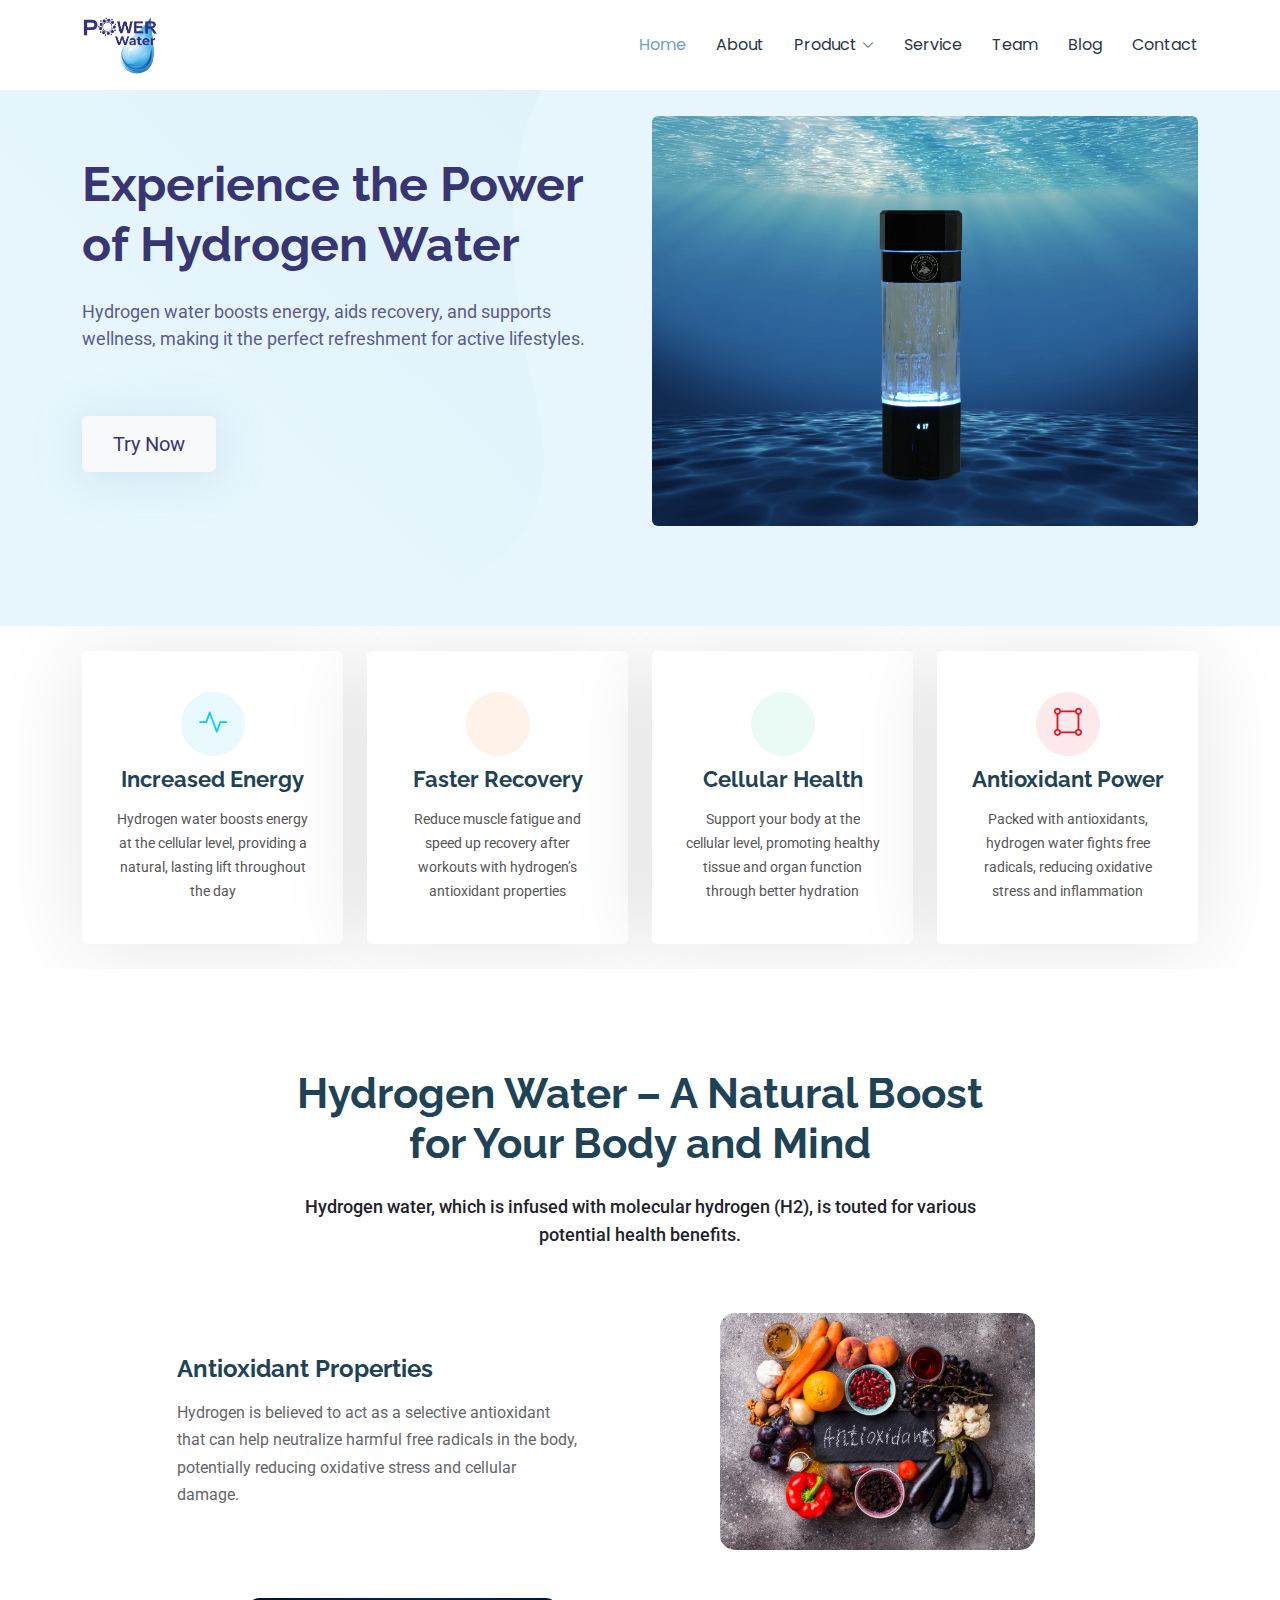
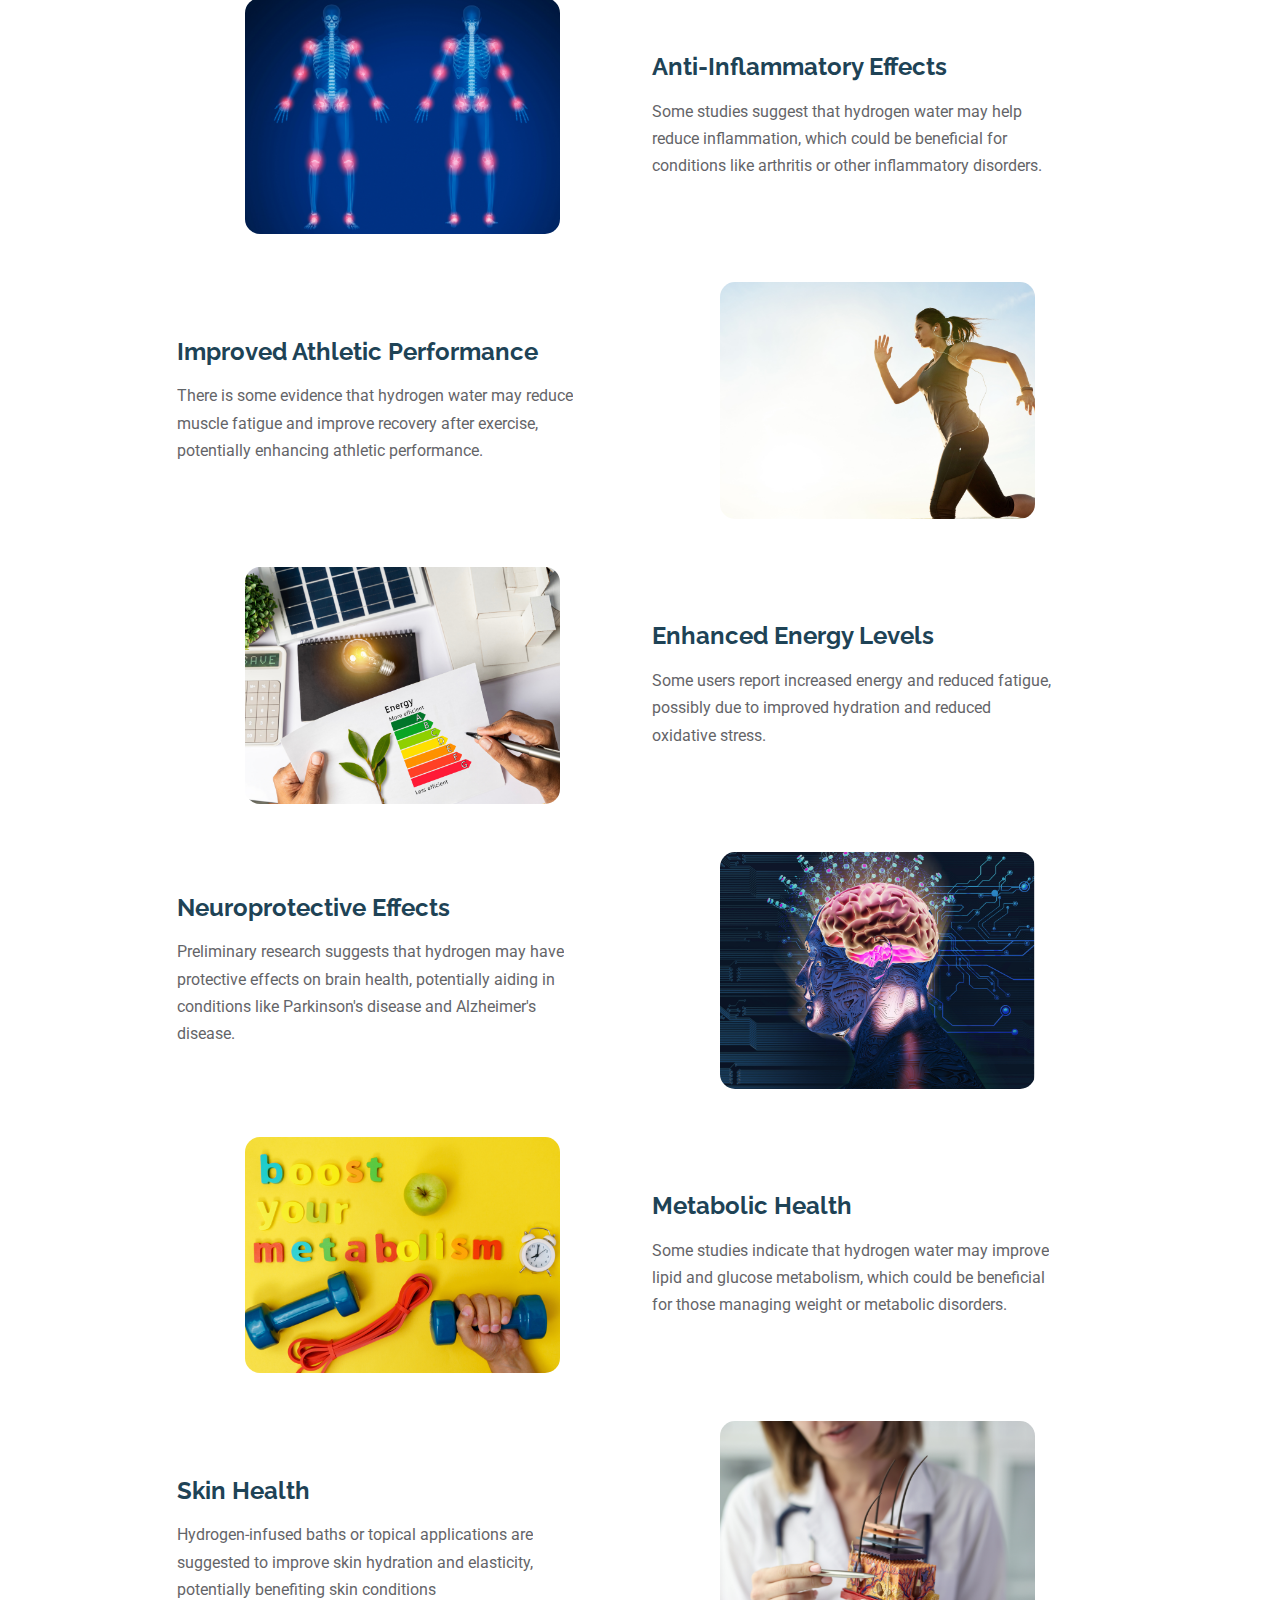
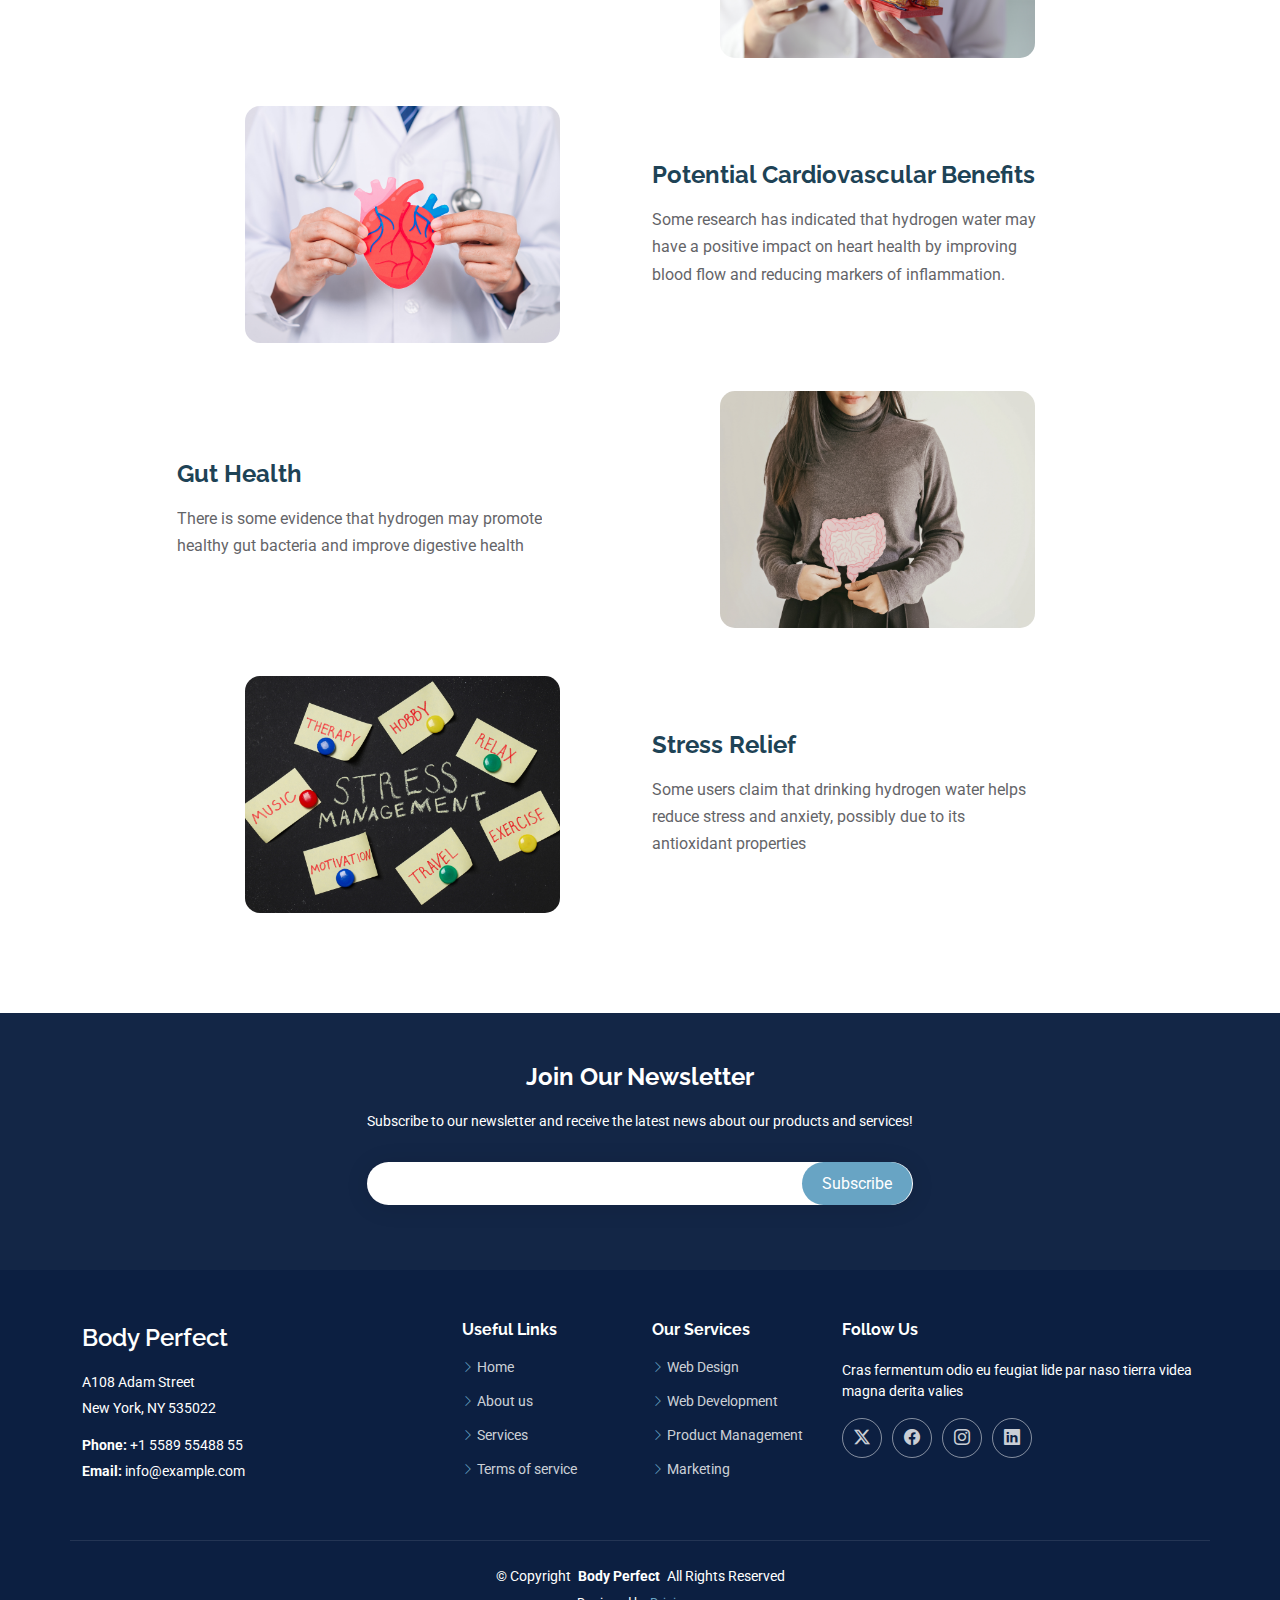
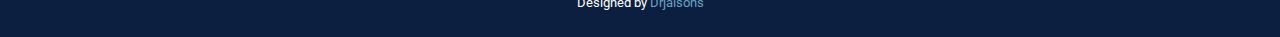
<file: hydrogenwater.html>
<!DOCTYPE html>
<html lang="en">

<head>
  <meta charset="utf-8">
  <meta content="width=device-width, initial-scale=1.0" name="viewport">
  <title>Power Water</title>
  <meta name="description" content="">
  <meta name="keywords" content="">

  <!-- Favicons -->
  <link href="./assets/img/Dr  Jaisons BRO (1)-03.png" rel="icon">
  <link href="./assets/img/Dr  Jaisons BRO (1)-03.png" rel="apple-touch-icon">

  <!--Icon-->
  <link rel="stylesheet" href="https://cdnjs.cloudflare.com/ajax/libs/font-awesome/6.6.0/css/all.min.css" integrity="sha512-Kc323vGBEqzTmouAECnVceyQqyqdsSiqLQISBL29aUW4U/M7pSPA/gEUZQqv1cwx4OnYxTxve5UMg5GT6L4JJg==" crossorigin="anonymous" referrerpolicy="no-referrer" />


  <!-- Fonts -->
  <link href="https://fonts.googleapis.com" rel="preconnect">
  <link href="https://fonts.gstatic.com" rel="preconnect" crossorigin>
  <link href="https://fonts.googleapis.com/css2?family=Roboto:ital,wght@0,100;0,300;0,400;0,500;0,700;0,900;1,100;1,300;1,400;1,500;1,700;1,900&family=Poppins:ital,wght@0,100;0,200;0,300;0,400;0,500;0,600;0,700;0,800;0,900;1,100;1,200;1,300;1,400;1,500;1,600;1,700;1,800;1,900&family=Raleway:ital,wght@0,100;0,200;0,300;0,400;0,500;0,600;0,700;0,800;0,900;1,100;1,200;1,300;1,400;1,500;1,600;1,700;1,800;1,900&display=swap" rel="stylesheet">

  <!-- Vendor CSS Files -->
  <link href="assets/vendor/bootstrap/css/bootstrap.min.css" rel="stylesheet">
  <link href="assets/vendor/bootstrap-icons/bootstrap-icons.css" rel="stylesheet">
  <link href="assets/vendor/aos/aos.css" rel="stylesheet">
  <link href="assets/vendor/glightbox/css/glightbox.min.css" rel="stylesheet">
  <link href="assets/vendor/swiper/swiper-bundle.min.css" rel="stylesheet">

  <!-- Main CSS File -->
  <link href="assets/css/main.css" rel="stylesheet">

  <!-- =======================================================
  * Template Name: Body Perfect
  * Template URL: https://bodyperfect.ae/free-bootstrap-template-corporate-moderna/
  * Updated: Aug 07 2024 with Bootstrap v5.3.3
  * Author: BodyPerfect.ae
  * License: https://bodyperfect.ae/license/
  ======================================================== -->
  <style>
    .navmenu a{
      color: #283747;
    }
    
    .ezy__header1 {
  /* Bootstrap variables */
  --bs-body-color: #373572;
  --bs-body-bg: rgb(231, 246, 253);

  /* Easy Frontend variables */
  --ezy-theme-color: rgb(13, 110, 253);
  --ezy-theme-color-rgb: 13, 110, 253;
  --ezy-shadow: 0px 4px 44px rgba(159, 190, 218, 0.37);

  background-color: var(--bs-body-bg);
  overflow: hidden;
  padding: 60px 0;
  position: relative;
}

@media (min-width: 768px) {
  .ezy__header1 {
    padding: 100px 0;
  }
}

.ezy__header1-heading {
  font-weight: bold;
  font-size: 25px;
  line-height: 25px;
  color: var(--bs-body-color);
}

@media (min-width: 768px) {
  .ezy__header1-heading {
    font-size: 48px;
    line-height: 60px;
  }
}

.ezy__header1-sub-heading {
  color: var(--bs-body-color);
  font-size: 18px;
  line-height: 1.5;
  opacity: 0.8;
}

.ezy__header1-btn {
  padding: 12px 30px;
  color: var(--bs-body-color);
  box-shadow: var(--ezy-shadow);
}
.ezy__about6 {
  /* Bootstrap variables */
  --bs-body-color: #1e2329;
  --bs-body-bg: rgb(255, 255, 255);

  /* Easy Frontend variables */
  --ezy-theme-color: rgb(13, 110, 253);
  --ezy-theme-color-rgb: 13, 110, 253;

  background-color: var(--bs-body-bg);
  color: var(--bs-body-color);
  overflow: hidden;
  padding: 60px 0;
}

@media (min-width: 768px) {
  .ezy__about6 {
    padding: 100px 0;
  }
}

/* Gray Block Style */
.gray .ezy__about6,
.ezy__about6.gray {
  /* Bootstrap variables */
  --bs-body-bg: rgb(246, 246, 246);
}

/* Dark Gray Block Style */
.dark-gray .ezy__about6,
.ezy__about6.dark-gray {
  /* Bootstrap variables */
  --bs-body-color: #ffffff;
  --bs-body-bg: rgb(30, 39, 53);
}

/* Dark Block Style */
.dark .ezy__about6,
.ezy__about6.dark {
  /* Bootstrap variables */
  --bs-body-color: #ffffff;
  --bs-body-bg: rgb(11, 23, 39);
}

.ezy__about6-heading {
  font-size: 35px;
  line-height: 45px;
}
@media (min-width: 768px) {
  .ezy__about6-heading {
    font-size: 42px;
    line-height: 50px;
  }
}
.ezy__about6-sub-heading {
  font-size: 18px;
  line-height: 28px;
  font-weight: 500;
}

.ezy__about6-banner {
  min-height: 300px;
  background-size: cover;
  background-position: center;
}

.ezy__about6-content p {
  font-size: 16px;
  line-height: 1.7;
  opacity: 0.7;
}

.ezy__about6 img {
  border-radius: 15px;
}
/* General mobile dropdown styling */
@media (max-width: 992px) {
  .navmenu {
    position: relative; /* Ensures the dropdown doesn't overflow */
    z-index: 9999; /* Elevates the menu */
  }

  /* Ensure the dropdown arrow is on the right side */
  .navmenu .dropdown > a {
    display: flex;
    justify-content: space-between;
    align-items: center;
    padding-right: 15px;
  }

  .navmenu .dropdown > a i {
    margin-left: auto;
  }

  /* Make sure dropdown is visible and properly positioned */
  .navmenu .dropdown-menu {
    display: none; /* Initially hidden */
    position: relative; /* Ensure the dropdown stays within its container */
    z-index: 9999;
    background-color: #fff;
    padding-left: 15px;
  }

  /* Show dropdown on click */
  .navmenu .dropdown.show .dropdown-menu {
    display: block; /* Show when active */
  }

  /* Additional dropdown items should not overflow */
  .navmenu .dropdown .dropdown-menu a {
    padding-left: 15px;
  }

  /* Rotate the arrow icon when dropdown is opened */
  .dropdown.show > a i.toggle-dropdown {
    transform: rotate(180deg);
    transition: transform 0.3s ease-in-out;
  }

  /* To make sure the menu doesn't jump below other sections */
  .header {
    position: relative;
    z-index: 1000; /* Slightly lower than the dropdown */
  }
}
.mobile-nav-toggle {
  color: black;
}

  </style>
</head>

<body class="about-page">

  <header id="header" class="header d-flex align-items-center fixed-top">
    <div class="container-fluid container-xl position-relative d-flex align-items-center justify-content-between">
      <a href="index.html" class="logo d-flex align-items-center">
        <img src="./assets/img/logo.png" alt="Logo">
      </a>
      <nav id="navmenu" class="navmenu">
        <ul>
          <li><a href="index.html" class="active">Home</a></li>
          <li><a href="about.html">About</a></li>
          <li class="dropdown">
            <a href="#">
              <span>Product</span>
              <i class="bi bi-chevron-down toggle-dropdown"></i>
            </a>
            <ul>
              <li><a href="./hydrogenwater.html">Hydrogen Water</a></li>
              <li><a href="./hydrogenbath.html">Hydrogen Bath</a></li>
              <li><a href="./hydrogenbreath.html">Hydrogen Breath</a></li>
            </ul>
          </li>
          <li><a href="portfolio.html">Service</a></li>
          <li><a href="team.html">Team</a></li>
          <li><a href="blog.html">Blog</a></li>
          <li><a href="contact.html">Contact</a></li>
        </ul>
        <i class="mobile-nav-toggle d-xl-none bi bi-list"></i>
      </nav>
    </div>
  </header>
  
  <section class="ezy__header1 light">
    <svg class="position-absolute start-0 top-0 bottom-0" width="602" height="742" viewBox="0 0 602 742" fill="none"
      xmlns="http://www.w3.org/2000/svg">
      <path
        d="M529.67 368.784C488.233 175.629 530.084 75.9263 602 0H0V742C7.22773 740.175 75.4574 695.495 242.852 656.948C584.139 584.605 555.256 488.05 529.67 368.784Z"
        fill="url(#paint0_linear_4_4301)" fill-opacity="0.6" />
      <defs>
        <linearGradient id="paint0_linear_4_4301" x1="310.118" y1="576.967" x2="770.228" y2="95.337"
          gradientUnits="userSpaceOnUse">
          <stop stop-color="#E7F6FD" />
          <stop offset="1" stop-color="#DBEEF8" />
        </linearGradient>
      </defs>
    </svg>
    <div class="container position-relative">
      <div class="row align-items-center">
        <div class="col-lg-6 pe-xl-5 text-center text-lg-start">
          <h2 class="ezy__header1-heading mb-4">Experience the Power of Hydrogen Water</h2>
          <p class="ezy__header1-sub-heading">
           Hydrogen water boosts energy, aids recovery, and supports wellness, making it the perfect refreshment for active lifestyles.
          </p>
          <a href="" class="btn btn-light ezy__header1-btn fs-5 mt-4 mt-md-5">Try Now</a>
        </div>
        <div class="col-lg-6 mt-5 mt-lg-0">
          <img src="./assets/img/bottle.png" alt="" class="rounded img-fluid mt-3" />
        </div>
      </div>
    </div>
  </section>

  <section id="featured-services" class="featured-services section">

    <div class="container">

      <div class="row gy-4">

        <div class="col-lg-3 col-md-6" data-aos="fade-up" data-aos-delay="100">
          <div class="service-item item-cyan position-relative">
            <div class="icon">
              <i class="bi bi-activity"></i>
            </div>
            <a href="service-details.html" class="stretched-link">
              <h3>Increased Energy</h3>
            </a>
            <p>Hydrogen water boosts energy at the cellular level, providing a natural, lasting lift throughout the day</p>
          </div>
        </div><!-- End Service Item -->

        <div class="col-lg-3 col-md-6" data-aos="fade-up" data-aos-delay="200">
          <div class="service-item item-orange position-relative">
            <div class="icon">
              <i class="fa-solid fa-lungs"></i>
            </div>
            <a href="service-details.html" class="stretched-link">
              <h3>Faster Recovery</h3>
            </a>
            <p>Reduce muscle fatigue and speed up recovery after workouts with hydrogen’s antioxidant properties</p>
          </div>
        </div><!-- End Service Item -->

        <div class="col-lg-3 col-md-6" data-aos="fade-up" data-aos-delay="300">
          <div class="service-item item-teal position-relative">
            <div class="icon">
              <i class="fa-solid fa-droplet"></i> 
            </div>
            <a href="service-details.html" class="stretched-link">
              <h3>Cellular Health</h3>
            </a>
            <p>Support your body at the cellular level, promoting healthy tissue and organ function through better hydration</p>
          </div>
        </div><!-- End Service Item -->

        <div class="col-lg-3 col-md-6" data-aos="fade-up" data-aos-delay="400">
          <div class="service-item item-red position-relative">
            <div class="icon">
              <i class="bi bi-bounding-box-circles"></i>
            </div>
            <a href="service-details.html" class="stretched-link">
              <h3>Antioxidant Power</h3>
            </a>
            <p>Packed with antioxidants, hydrogen water fights free radicals, reducing oxidative stress and inflammation</p>
            <a href="service-details.html" class="stretched-link"></a>
          </div>
        </div><!-- End Service Item -->
      </div>
    </div>
  </section>


  <section class="ezy__about6 light" id="ezy__about6">
    <div class="container">
      <!-- Heading Section -->
      <div class="row justify-content-center text-center mb-5">
        <div class="col-12 col-md-8">
          <h2 class="ezy__about6-heading fw-bold mb-4">Hydrogen Water – A Natural Boost for Your Body and Mind</h2>
          <p class="ezy__about6-sub-heading">
            Hydrogen water, which is infused with molecular hydrogen (H2), is touted for various potential health benefits.
          </p>
        </div>
      </div>
  
      <!-- Row 1 -->
      <div class="row align-items-center justify-content-center mt-5">
        <div class="col-12 col-md-5 order-2">
          <div class="d-flex flex-column justify-content-center ezy__about6-content pe-md-5">
            <h4 class="fw-bold mb-3">Antioxidant Properties</h4>
            <p class="mb-0">Hydrogen is believed to act as a selective antioxidant that can help neutralize harmful free radicals in the body, potentially reducing oxidative stress and cellular damage.</p>
          </div>
        </div>
        <div class="col-12 col-md-5 order-1 order-md-2 mb-4 mb-md-0 d-flex justify-content-center">
          <img src="./assets/img/f1.png" alt="" class="img-fluid" style="max-width: 70%; height: auto;" />
        </div>
      </div>
  
      <!-- Row 2 -->
      <div class="row align-items-center justify-content-center mt-5">
        <div class="col-12 col-md-5 order-1 order-md-2 mb-4 mb-md-0 d-flex justify-content-center">
          <img src="./assets/img/f2.png" alt="" class="img-fluid" style="max-width: 70%; height: auto;" />
        </div>
        <div class="col-12 col-md-5 order-2">
          <div class="d-flex flex-column justify-content-center ezy__about6-content pe-md-5">
            <h4 class="fw-bold mb-3">Anti-Inflammatory Effects</h4>
            <p class="mb-0">Some studies suggest that hydrogen water may help reduce inflammation, which could be beneficial for conditions like arthritis or other inflammatory disorders.</p>
          </div>
        </div>
      </div>
  
      <!-- Row 3 -->
      <div class="row align-items-center justify-content-center mt-5">
        <div class="col-12 col-md-5 order-2">
          <div class="d-flex flex-column justify-content-center ezy__about6-content pe-md-5">
            <h4 class="fw-bold mb-3">Improved Athletic Performance</h4>
            <p class="mb-0">There is some evidence that hydrogen water may reduce muscle fatigue and improve recovery after exercise, potentially enhancing athletic performance.</p>
          </div>
        </div>
        <div class="col-12 col-md-5 order-1 order-md-2 mb-4 mb-md-0 d-flex justify-content-center">
          <img src="./assets/img/f3.png" alt="" class="img-fluid" style="max-width: 70%; height: auto;" />
        </div>
      </div>
  
      <!-- Row 4 -->
      <div class="row align-items-center justify-content-center mt-5">
        <div class="col-12 col-md-5 order-1 order-md-2 mb-4 mb-md-0 d-flex justify-content-center">
          <img src="./assets/img/f4.png" alt="" class="img-fluid" style="max-width: 70%; height: auto;" />
        </div>
        <div class="col-12 col-md-5 order-2">
          <div class="d-flex flex-column justify-content-center ezy__about6-content pe-md-5">
            <h4 class="fw-bold mb-3">Enhanced Energy Levels</h4>
            <p class="mb-0">Some users report increased energy and reduced fatigue, possibly due to improved hydration and reduced oxidative stress.
            </p>
          </div>
        </div>
      </div>
  
      <!-- Row 5 -->
      <div class="row align-items-center justify-content-center mt-5">
        <div class="col-12 col-md-5 order-2">
          <div class="d-flex flex-column justify-content-center ezy__about6-content pe-md-5">
            <h4 class="fw-bold mb-3">Neuroprotective Effects</h4>
            <p class="mb-0">Preliminary research suggests that hydrogen may have protective effects on brain health, potentially aiding in conditions like Parkinson's disease and Alzheimer's disease.
            </p>
          </div>
        </div>
        <div class="col-12 col-md-5 order-1 order-md-2 mb-4 mb-md-0 d-flex justify-content-center">
          <img src="./assets/img/f5.png" alt="" class="img-fluid" style="max-width: 70%; height: auto;" />
        </div>
      </div>
  
      <!-- Row 6 -->
      <div class="row align-items-center justify-content-center mt-5">
        <div class="col-12 col-md-5 order-1 order-md-2 mb-4 mb-md-0 d-flex justify-content-center">
          <img src="./assets/img/f6.png" alt="" class="img-fluid" style="max-width: 70%; height: auto;" />
        </div>
        <div class="col-12 col-md-5 order-2">
          <div class="d-flex flex-column justify-content-center ezy__about6-content pe-md-5">
            <h4 class="fw-bold mb-3">Metabolic Health</h4>
            <p class="mb-0">Some studies indicate that hydrogen water may improve lipid and glucose metabolism, which could be beneficial for those managing weight or metabolic disorders.
            </p>
          </div>
        </div>
      </div>
  
      <!-- Row 7 -->
      <div class="row align-items-center justify-content-center mt-5">
        <div class="col-12 col-md-5 order-2">
          <div class="d-flex flex-column justify-content-center ezy__about6-content pe-md-5">
            <h4 class="fw-bold mb-3">Skin Health</h4>
            <p class="mb-0">Hydrogen-infused baths or topical applications are suggested to improve skin hydration and elasticity, potentially benefiting skin conditions</p>
          </div>
        </div>
        <div class="col-12 col-md-5 order-1 order-md-2 mb-4 mb-md-0 d-flex justify-content-center">
          <img src="./assets/img/f7.png" alt="" class="img-fluid" style="max-width: 70%; height: auto;" />
        </div>
      </div>
  
      <!-- Row 8 -->
      <div class="row align-items-center justify-content-center mt-5">
        <div class="col-12 col-md-5 order-1 order-md-2 mb-4 mb-md-0 d-flex justify-content-center">
          <img src="./assets/img/f8.png" alt="" class="img-fluid" style="max-width: 70%; height: auto;" />
        </div>
        <div class="col-12 col-md-5 order-2">
          <div class="d-flex flex-column justify-content-center ezy__about6-content pe-md-5">
            <h4 class="fw-bold mb-3">Potential Cardiovascular Benefits</h4>
            <p class="mb-0">Some research has indicated that hydrogen water may have a positive impact on heart health by improving blood flow and reducing markers of inflammation.
            </p>
          </div>
        </div>
      </div>
  
      <!-- Row 9 -->
      <div class="row align-items-center justify-content-center mt-5">
        <div class="col-12 col-md-5 order-2">
          <div class="d-flex flex-column justify-content-center ezy__about6-content pe-md-5">
            <h4 class="fw-bold mb-3">Gut Health</h4>
            <p class="mb-0">There is some evidence that hydrogen may promote healthy gut bacteria and improve digestive health</p>
          </div>
        </div>
        <div class="col-12 col-md-5 order-1 order-md-2 mb-4 mb-md-0 d-flex justify-content-center">
          <img src="./assets/img/f9.png" alt="" class="img-fluid" style="max-width: 70%; height: auto;" />
        </div>
      </div>
  
      <!-- Row 10 -->
      <div class="row align-items-center justify-content-center mt-5">
        <div class="col-12 col-md-5 order-1 order-md-2 mb-4 mb-md-0 d-flex justify-content-center">
          <img src="./assets/img/f10.png" alt="" class="img-fluid" style="max-width: 70%; height: auto;" />
        </div>
        <div class="col-12 col-md-5 order-2">
          <div class="d-flex flex-column justify-content-center ezy__about6-content pe-md-5">
            <h4 class="fw-bold mb-3">Stress Relief</h4>
            <p class="mb-0">Some users claim that drinking hydrogen water helps reduce stress and anxiety, possibly due to its antioxidant properties</p>
          </div>
        </div>
      </div>
  
    </div>
  </section>
    


  <footer id="footer" class="footer dark-background">

    <div class="footer-newsletter">
      <div class="container">
        <div class="row justify-content-center text-center">
          <div class="col-lg-6">
            <h4>Join Our Newsletter</h4>
            <p>Subscribe to our newsletter and receive the latest news about our products and services!</p>
            <form action="forms/newsletter.php" method="post" class="php-email-form">
              <div class="newsletter-form"><input type="email" name="email"><input type="submit" value="Subscribe"></div>
              <div class="loading">Loading</div>
              <div class="error-message"></div>
              <div class="sent-message">Your subscription request has been sent. Thank you!</div>
            </form>
          </div>
        </div>
      </div>
    </div>

    <div class="container footer-top">
      <div class="row gy-4">
        <div class="col-lg-4 col-md-6 footer-about">
          <a href="index.html" class="d-flex align-items-center">
            <span class="sitename">Body Perfect</span>
          </a>
          <div class="footer-contact pt-3">
            <p>A108 Adam Street</p>
            <p>New York, NY 535022</p>
            <p class="mt-3"><strong>Phone:</strong> <span>+1 5589 55488 55</span></p>
            <p><strong>Email:</strong> <span>info@example.com</span></p>
          </div>
        </div>

        <div class="col-lg-2 col-md-3 footer-links">
          <h4>Useful Links</h4>
          <ul>
            <li><i class="bi bi-chevron-right"></i> <a href="#">Home</a></li>
            <li><i class="bi bi-chevron-right"></i> <a href="#">About us</a></li>
            <li><i class="bi bi-chevron-right"></i> <a href="#">Services</a></li>
            <li><i class="bi bi-chevron-right"></i> <a href="#">Terms of service</a></li>
          </ul>
        </div>

        <div class="col-lg-2 col-md-3 footer-links">
          <h4>Our Services</h4>
          <ul>
            <li><i class="bi bi-chevron-right"></i> <a href="#">Web Design</a></li>
            <li><i class="bi bi-chevron-right"></i> <a href="#">Web Development</a></li>
            <li><i class="bi bi-chevron-right"></i> <a href="#">Product Management</a></li>
            <li><i class="bi bi-chevron-right"></i> <a href="#">Marketing</a></li>
          </ul>
        </div>

        <div class="col-lg-4 col-md-12">
          <h4>Follow Us</h4>
          <p>Cras fermentum odio eu feugiat lide par naso tierra videa magna derita valies</p>
          <div class="social-links d-flex">
            <a href=""><i class="bi bi-twitter-x"></i></a>
            <a href=""><i class="bi bi-facebook"></i></a>
            <a href=""><i class="bi bi-instagram"></i></a>
            <a href=""><i class="bi bi-linkedin"></i></a>
          </div>
        </div>

      </div>
    </div>

    <div class="container copyright text-center mt-4">
      <p>© <span>Copyright</span> <strong class="px-1 sitename">Body Perfect</strong> <span>All Rights Reserved</span></p>
      <div class="credits">
        <!-- All the links in the footer should remain intact. -->
        <!-- You can delete the links only if you've purchased the pro version. -->
        <!-- Licensing information: https://bodyperfect.ae/license/ -->
        <!-- Purchase the pro version with working PHP/AJAX contact form: [buy-url] -->
        Designed by <a href="https://bodyperfect.ae/">Drjaisons</a>
      </div>
    </div>

  </footer>

  <!-- Scroll Top -->
  <a href="#" id="scroll-top" class="scroll-top d-flex align-items-center justify-content-center"><i class="bi bi-arrow-up-short"></i></a>

  <!-- Preloader -->
  <div id="preloader"></div>

  <!-- Vendor JS Files -->
  <script src="assets/vendor/bootstrap/js/bootstrap.bundle.min.js"></script>
  <script src="assets/vendor/php-email-form/validate.js"></script>
  <script src="assets/vendor/aos/aos.js"></script>
  <script src="assets/vendor/glightbox/js/glightbox.min.js"></script>
  <script src="assets/vendor/purecounter/purecounter_vanilla.js"></script>
  <script src="assets/vendor/swiper/swiper-bundle.min.js"></script>
  <script src="assets/vendor/waypoints/noframework.waypoints.js"></script>
  <script src="assets/vendor/imagesloaded/imagesloaded.pkgd.min.js"></script>
  <script src="assets/vendor/isotope-layout/isotope.pkgd.min.js"></script>

  <!-- Main JS File -->
  <script src="assets/js/main.js"></script>
  <script>
    document.addEventListener('DOMContentLoaded', function () {
  var dropdowns = document.querySelectorAll('.dropdown-toggle');
  
  dropdowns.forEach(function (dropdown) {
    dropdown.addEventListener('click', function () {
      var dropdownMenu = this.nextElementSibling;

      // Toggle dropdown visibility
      dropdownMenu.classList.toggle('show');
    });
  });
});
  </script>

</body>

</html>
</file>
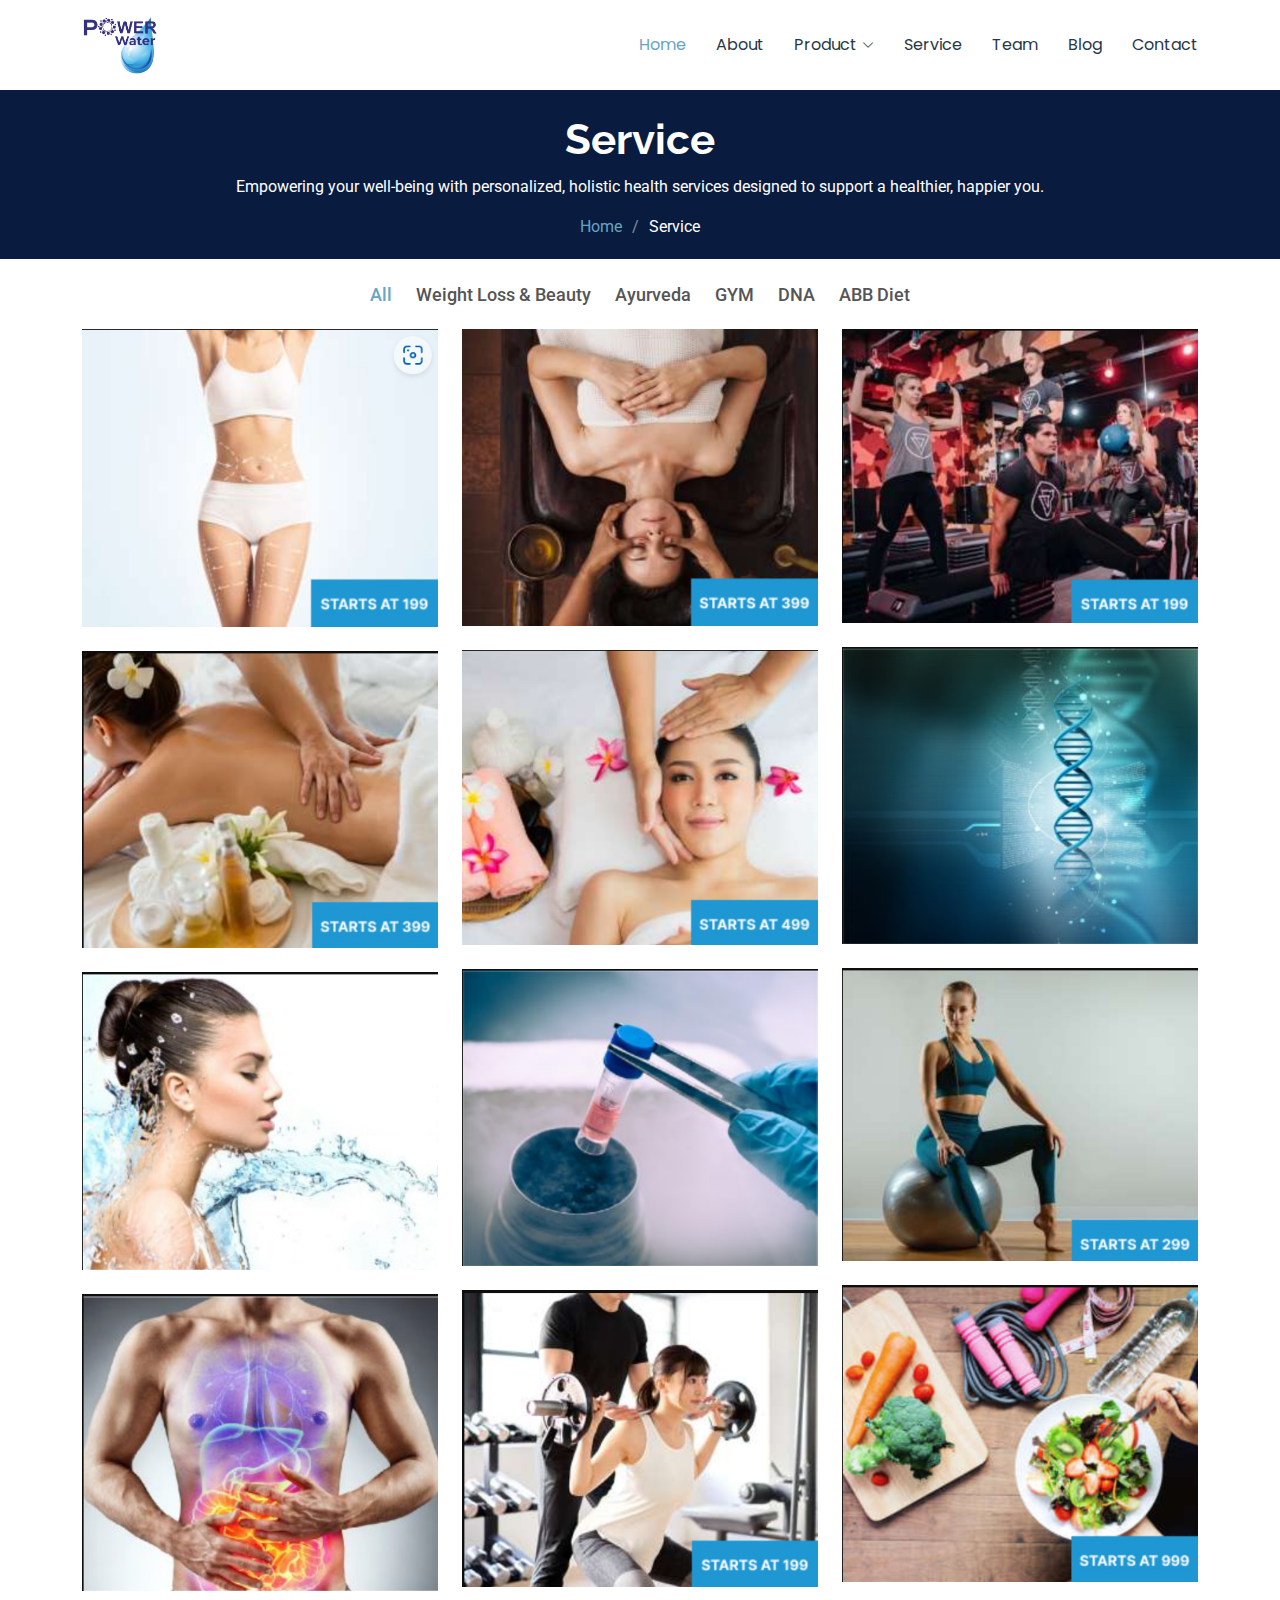
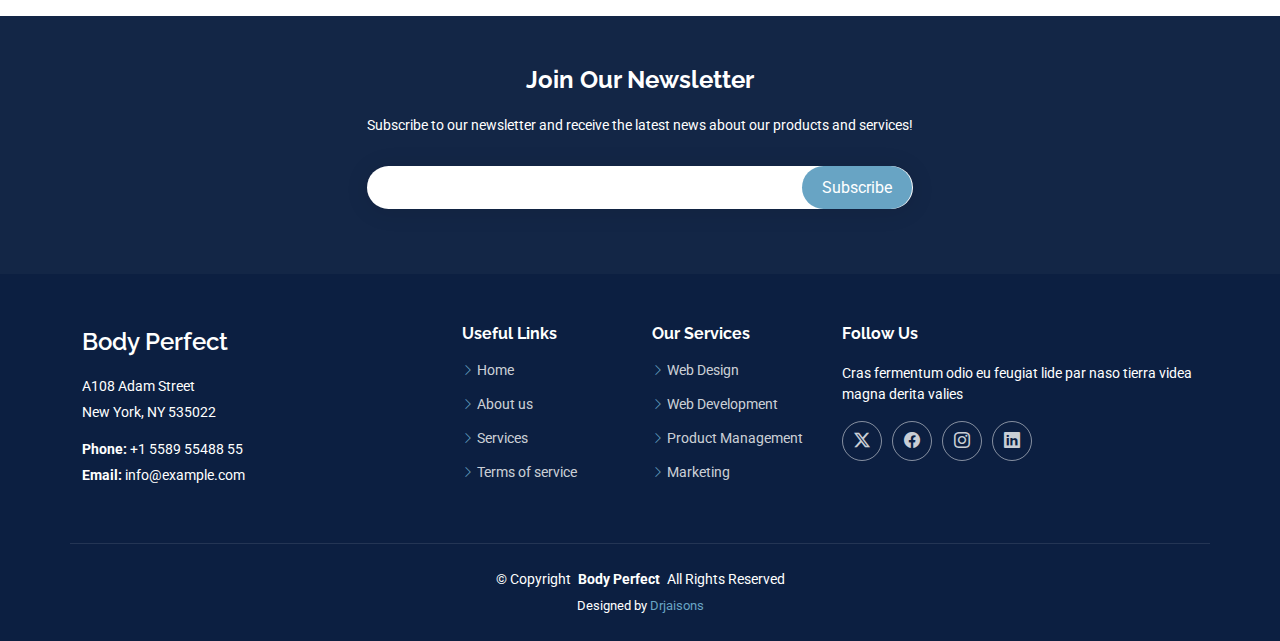
<file: portfolio.html>
<!DOCTYPE html>
<html lang="en">

<head>
  <meta charset="utf-8">
  <meta content="width=device-width, initial-scale=1.0" name="viewport">
  <title>Portfolio - Body Perfect Bootstrap Template</title>
  <meta name="description" content="">
  <meta name="keywords" content="">

  <!-- Favicons -->
  <link href="./assets/img/Dr  Jaisons BRO (1)-03.png" rel="icon">
  <link href="./assets/img/Dr  Jaisons BRO (1)-03.png" rel="apple-touch-icon">

  <!-- Fonts -->
  <link href="https://fonts.googleapis.com" rel="preconnect">
  <link href="https://fonts.gstatic.com" rel="preconnect" crossorigin>
  <link href="https://fonts.googleapis.com/css2?family=Roboto:ital,wght@0,100;0,300;0,400;0,500;0,700;0,900;1,100;1,300;1,400;1,500;1,700;1,900&family=Poppins:ital,wght@0,100;0,200;0,300;0,400;0,500;0,600;0,700;0,800;0,900;1,100;1,200;1,300;1,400;1,500;1,600;1,700;1,800;1,900&family=Raleway:ital,wght@0,100;0,200;0,300;0,400;0,500;0,600;0,700;0,800;0,900;1,100;1,200;1,300;1,400;1,500;1,600;1,700;1,800;1,900&display=swap" rel="stylesheet">

  <!-- Vendor CSS Files -->
  <link href="assets/vendor/bootstrap/css/bootstrap.min.css" rel="stylesheet">
  <link href="assets/vendor/bootstrap-icons/bootstrap-icons.css" rel="stylesheet">
  <link href="assets/vendor/aos/aos.css" rel="stylesheet">
  <link href="assets/vendor/glightbox/css/glightbox.min.css" rel="stylesheet">
  <link href="assets/vendor/swiper/swiper-bundle.min.css" rel="stylesheet">

  <!-- Main CSS File -->
  <link href="assets/css/main.css" rel="stylesheet">

  <!-- =======================================================
  * Template Name: Body Perfect
  * Template URL: https://bodyperfect.ae/free-bootstrap-template-corporate-moderna/
  * Updated: Aug 07 2024 with Bootstrap v5.3.3
  * Author: BodyPerfect.ae
  * License: https://bodyperfect.ae/license/
  ======================================================== -->
  <style>
    .navmenu a{
      color: #283747;
    }
    /* From Uiverse.io by CristianMontoya98 */ 
.btn {
 width: 6.5em;
 height: 2.3em;
 margin: 0.5em;
 background: black;
 color: white;
 border: none;
 border-radius: 0.625em;
 font-size: 15px;
 font-weight:500;
 cursor: pointer;
 position: relative;
 z-index: 1;
 overflow: hidden;
}

button:hover {
 color: black;
}

button:after {
 content: "";
 background: rgba(47, 72, 112, 0.683);
 position: absolute;
 z-index: -1;
 left: -20%;
 right: -20%;
 top: 0;
 bottom: 0;
 transform: skewX(-45deg) scale(0, 1);
 transition: all 0.5s;
}

button:hover:after {
 transform: skewX(-45deg) scale(1, 1);
 -webkit-transition: all 0.5s;
 transition: all 0.5s;
}
/* General mobile dropdown styling */
@media (max-width: 992px) {
  .navmenu {
    position: relative; /* Ensures the dropdown doesn't overflow */
    z-index: 9999; /* Elevates the menu */
  }

  /* Ensure the dropdown arrow is on the right side */
  .navmenu .dropdown > a {
    display: flex;
    justify-content: space-between;
    align-items: center;
    padding-right: 15px;
  }

  .navmenu .dropdown > a i {
    margin-left: auto;
  }

  /* Make sure dropdown is visible and properly positioned */
  .navmenu .dropdown-menu {
    display: none; /* Initially hidden */
    position: relative; /* Ensure the dropdown stays within its container */
    z-index: 9999;
    background-color: #fff;
    padding-left: 15px;
  }

  /* Show dropdown on click */
  .navmenu .dropdown.show .dropdown-menu {
    display: block; /* Show when active */
  }

  /* Additional dropdown items should not overflow */
  .navmenu .dropdown .dropdown-menu a {
    padding-left: 15px;
  }

  /* Rotate the arrow icon when dropdown is opened */
  .dropdown.show > a i.toggle-dropdown {
    transform: rotate(180deg);
    transition: transform 0.3s ease-in-out;
  }

  /* To make sure the menu doesn't jump below other sections */
  .header {
    position: relative;
    z-index: 1000; /* Slightly lower than the dropdown */
  }
}
.mobile-nav-toggle {
  color: black;
}

  </style>
</head>

<body class="portfolio-page">

  <header id="header" class="header d-flex align-items-center fixed-top" style="position: sticky;">
    <div class="container-fluid container-xl position-relative d-flex align-items-center justify-content-between">
      <a href="index.html" class="logo d-flex align-items-center">
        <img src="./assets/img/logo.png" alt="Logo">
      </a>
      <nav id="navmenu" class="navmenu">
        <ul>
          <li><a href="index.html" class="active">Home</a></li>
          <li><a href="about.html">About</a></li>
          <li class="dropdown">
            <a href="#">
              <span>Product</span>
              <i class="bi bi-chevron-down toggle-dropdown"></i>
            </a>
            <ul>
              <li><a href="./hydrogenwater.html">Hydrogen Water</a></li>
              <li><a href="./hydrogenbath.html">Hydrogen Bath</a></li>
              <li><a href="./hydrogenbreath.html">Hydrogen Breath</a></li>
            </ul>
          </li>
          <li><a href="portfolio.html">Service</a></li>
          <li><a href="team.html">Team</a></li>
          <li><a href="blog.html">Blog</a></li>
          <li><a href="contact.html">Contact</a></li>
        </ul>
        <i class="mobile-nav-toggle d-xl-none bi bi-list"></i>
      </nav>
    </div>
  </header>
  

  <main class="main">

    <!-- Page Title -->
    <div class="page-title dark-background" style="padding-top: 25px;">
      <div class="container position-relative">
        <h1>Service</h1>
        <p>Empowering your well-being with personalized, holistic health services designed to support a healthier, happier you.</p>
        <nav class="breadcrumbs">
          <ol>
            <li><a href="index.html">Home</a></li>
            <li class="current">Service</li>
          </ol>
        </nav>
      </div>
    </div><!-- End Page Title -->

    <!-- Portfolio Section -->
    <section id="portfolio" class="portfolio section">

      <div class="container">

        <div class="isotope-layout" data-default-filter="*" data-layout="masonry" data-sort="original-order">

          <ul class="portfolio-filters isotope-filters" data-aos="fade-up" data-aos-delay="100">
            <li data-filter="*" class="filter-active">All</li>
            <li data-filter=".filter-app">Weight Loss & Beauty</li>
            <li data-filter=".filter-product">Ayurveda</li>
            <li data-filter=".filter-branding">GYM</li>
            <li data-filter=".filter-books">DNA</li>
            <li data-filter=".filter-Diet">ABB Diet</li>
          </ul><!-- End Portfolio Filters -->

          <div class="row gy-4 isotope-container" data-aos="fade-up" data-aos-delay="200">

            <div class="col-lg-4 col-md-6 portfolio-item isotope-item filter-app">
              <div class="portfolio-content h-100">
                <img src="./assets/img/s1.png" class="img-fluid" alt="">
                <div class="portfolio-info">
                  <p>Lorem ipsum, dolor sit amet consectetur <button class="btn"> More
                  </button></p>
                  
                </div>
              </div>
            </div><!-- End Portfolio Item -->

            <div class="col-lg-4 col-md-6 portfolio-item isotope-item filter-product">
              <div class="portfolio-content h-100">
                <img src="./assets/img/s3.png" class="img-fluid" alt="">
                <div class="portfolio-info">
                  <p>Lorem ipsum, dolor sit amet consectetur <button class="btn"> More
                  </button></p>
                </div>
              </div>
            </div><!-- End Portfolio Item -->

            <div class="col-lg-4 col-md-6 portfolio-item isotope-item filter-branding">
              <div class="portfolio-content h-100">
                <img src="./assets/img/s6.png" class="img-fluid" alt="">
                <div class="portfolio-info">
                  <p>Lorem ipsum, dolor sit amet consectetur <button class="btn"> More
                  </button></p>
                 
                </div>
              </div>
            </div><!-- End Portfolio Item -->

            <div class="col-lg-4 col-md-6 portfolio-item isotope-item filter-books">
              <div class="portfolio-content h-100">
                <img src="./assets/img/s10.png" class="img-fluid" alt="">
                <div class="portfolio-info">
                  <p>Lorem ipsum, dolor sit amet consectetur <button class="btn"> More
                  </button></p>
                 
                </div>
              </div>
            </div><!-- End Portfolio Item -->

            <div class="col-lg-4 col-md-6 portfolio-item isotope-item filter-app">
              <div class="portfolio-content h-100">
                <img src="./assets/img/s2.png" class="img-fluid" alt="">
                <div class="portfolio-info">
                  <p>Lorem ipsum, dolor sit amet consectetur <button class="btn"> More
                  </button></p>
                  
                </div>
              </div>
            </div><!-- End Portfolio Item -->

            <div class="col-lg-4 col-md-6 portfolio-item isotope-item filter-product">
              <div class="portfolio-content h-100">
                <img src="./assets/img/s4.png" class="img-fluid" alt="">
                <div class="portfolio-info">
                  <<p>Lorem ipsum, dolor sit amet consectetur <button class="btn"> More
                  </button></p>
                  
                </div>
              </div>
            </div><!-- End Portfolio Item -->

            <div class="col-lg-4 col-md-6 portfolio-item isotope-item filter-branding">
              <div class="portfolio-content h-100">
                <img src="./assets/img/s7.png" class="img-fluid" alt="">
                <div class="portfolio-info">
                  <p>Lorem ipsum, dolor sit amet consectetur <button class="btn"> More
                  </button></p>
                  
                </div>
              </div>
            </div><!-- End Portfolio Item -->

            <div class="col-lg-4 col-md-6 portfolio-item isotope-item filter-books">
              <div class="portfolio-content h-100">
                <img src="./assets/img/s12.png" class="img-fluid" alt="">
                <div class="portfolio-info">
                  <p>Lorem ipsum, dolor sit amet consectetur <button class="btn"> More
                  </button></p>
                   
                </div>
              </div>
            </div><!-- End Portfolio Item -->

            <div class="col-lg-4 col-md-6 portfolio-item isotope-item filter-app">
              <div class="portfolio-content h-100">
                <img src="./assets/img/s11.png" class="img-fluid" alt="">
                <div class="portfolio-info">
                  <p>Lorem ipsum, dolor sit amet consectetur <button class="btn"> More
                  </button></p>
                  
                </div>
              </div>
            </div><!-- End Portfolio Item -->

            <div class="col-lg-4 col-md-6 portfolio-item isotope-item filter-Diet">
              <div class="portfolio-content h-100">
                <img src="./assets/img/s5.png" class="img-fluid" alt="">
                <div class="portfolio-info">
                  <p>Lorem ipsum, dolor sit amet consectetur <button class="btn"> More
                  </button></p>
                 
                </div>
              </div>
            </div>

            <div class="col-lg-4 col-md-6 portfolio-item isotope-item filter-branding">
              <div class="portfolio-content h-100">
                <img src="./assets/img/s8.png" class="img-fluid" alt="">
                <div class="portfolio-info">
                  <p>Lorem ipsum, dolor sit amet consectetur <button class="btn"> More
                  </button></p>
                </div>
              </div>
            </div><!-- End Portfolio Item -->

            <div class="col-lg-4 col-md-6 portfolio-item isotope-item filter-books">
              <div class="portfolio-content h-100">
                <img src="./assets/img/s9.png" class="img-fluid" alt="">
                <div class="portfolio-info">
                  <p>Lorem ipsum, dolor sit amet consectetur <button class="btn"> More
                  </button></p>
                </div>
              </div>
            </div><!-- End Portfolio Item -->

          </div><!-- End Portfolio Container -->

        </div>

      </div>

    </section><!-- /Portfolio Section -->

  </main>

  <footer id="footer" class="footer dark-background">

    <div class="footer-newsletter">
      <div class="container">
        <div class="row justify-content-center text-center">
          <div class="col-lg-6">
            <h4>Join Our Newsletter</h4>
            <p>Subscribe to our newsletter and receive the latest news about our products and services!</p>
            <form action="forms/newsletter.php" method="post" class="php-email-form">
              <div class="newsletter-form"><input type="email" name="email"><input type="submit" value="Subscribe"></div>
              <div class="loading">Loading</div>
              <div class="error-message"></div>
              <div class="sent-message">Your subscription request has been sent. Thank you!</div>
            </form>
          </div>
        </div>
      </div>
    </div>

    <div class="container footer-top">
      <div class="row gy-4">
        <div class="col-lg-4 col-md-6 footer-about">
          <a href="index.html" class="d-flex align-items-center">
            <span class="sitename">Body Perfect</span>
          </a>
          <div class="footer-contact pt-3">
            <p>A108 Adam Street</p>
            <p>New York, NY 535022</p>
            <p class="mt-3"><strong>Phone:</strong> <span>+1 5589 55488 55</span></p>
            <p><strong>Email:</strong> <span>info@example.com</span></p>
          </div>
        </div>

        <div class="col-lg-2 col-md-3 footer-links">
          <h4>Useful Links</h4>
          <ul>
            <li><i class="bi bi-chevron-right"></i> <a href="#">Home</a></li>
            <li><i class="bi bi-chevron-right"></i> <a href="#">About us</a></li>
            <li><i class="bi bi-chevron-right"></i> <a href="#">Services</a></li>
            <li><i class="bi bi-chevron-right"></i> <a href="#">Terms of service</a></li>
          </ul>
        </div>

        <div class="col-lg-2 col-md-3 footer-links">
          <h4>Our Services</h4>
          <ul>
            <li><i class="bi bi-chevron-right"></i> <a href="#">Web Design</a></li>
            <li><i class="bi bi-chevron-right"></i> <a href="#">Web Development</a></li>
            <li><i class="bi bi-chevron-right"></i> <a href="#">Product Management</a></li>
            <li><i class="bi bi-chevron-right"></i> <a href="#">Marketing</a></li>
          </ul>
        </div>

        <div class="col-lg-4 col-md-12">
          <h4>Follow Us</h4>
          <p>Cras fermentum odio eu feugiat lide par naso tierra videa magna derita valies</p>
          <div class="social-links d-flex">
            <a href=""><i class="bi bi-twitter-x"></i></a>
            <a href=""><i class="bi bi-facebook"></i></a>
            <a href=""><i class="bi bi-instagram"></i></a>
            <a href=""><i class="bi bi-linkedin"></i></a>
          </div>
        </div>

      </div>
    </div>

    <div class="container copyright text-center mt-4">
      <p>© <span>Copyright</span> <strong class="px-1 sitename">Body Perfect</strong> <span>All Rights Reserved</span></p>
      <div class="credits">
        <!-- All the links in the footer should remain intact. -->
        <!-- You can delete the links only if you've purchased the pro version. -->
        <!-- Licensing information: https://bodyperfect.ae/license/ -->
        <!-- Purchase the pro version with working PHP/AJAX contact form: [buy-url] -->
        Designed by <a href="https://bodyperfect.ae/">Drjaisons</a>
      </div>
    </div>

  </footer>

  <!-- Scroll Top -->
  <a href="#" id="scroll-top" class="scroll-top d-flex align-items-center justify-content-center"><i class="bi bi-arrow-up-short"></i></a>

  <!-- Preloader -->
  <div id="preloader"></div>

  <!-- Vendor JS Files -->
  <script src="assets/vendor/bootstrap/js/bootstrap.bundle.min.js"></script>
  <script src="assets/vendor/php-email-form/validate.js"></script>
  <script src="assets/vendor/aos/aos.js"></script>
  <script src="assets/vendor/glightbox/js/glightbox.min.js"></script>
  <script src="assets/vendor/purecounter/purecounter_vanilla.js"></script>
  <script src="assets/vendor/swiper/swiper-bundle.min.js"></script>
  <script src="assets/vendor/waypoints/noframework.waypoints.js"></script>
  <script src="assets/vendor/imagesloaded/imagesloaded.pkgd.min.js"></script>
  <script src="assets/vendor/isotope-layout/isotope.pkgd.min.js"></script>

  <!-- Main JS File -->
  <script src="assets/js/main.js"></script>
  <script>
    document.addEventListener('DOMContentLoaded', function () {
  var dropdowns = document.querySelectorAll('.dropdown-toggle');
  
  dropdowns.forEach(function (dropdown) {
    dropdown.addEventListener('click', function () {
      var dropdownMenu = this.nextElementSibling;

      // Toggle dropdown visibility
      dropdownMenu.classList.toggle('show');
    });
  });
});
  </script>

</body>

</html>
</file>
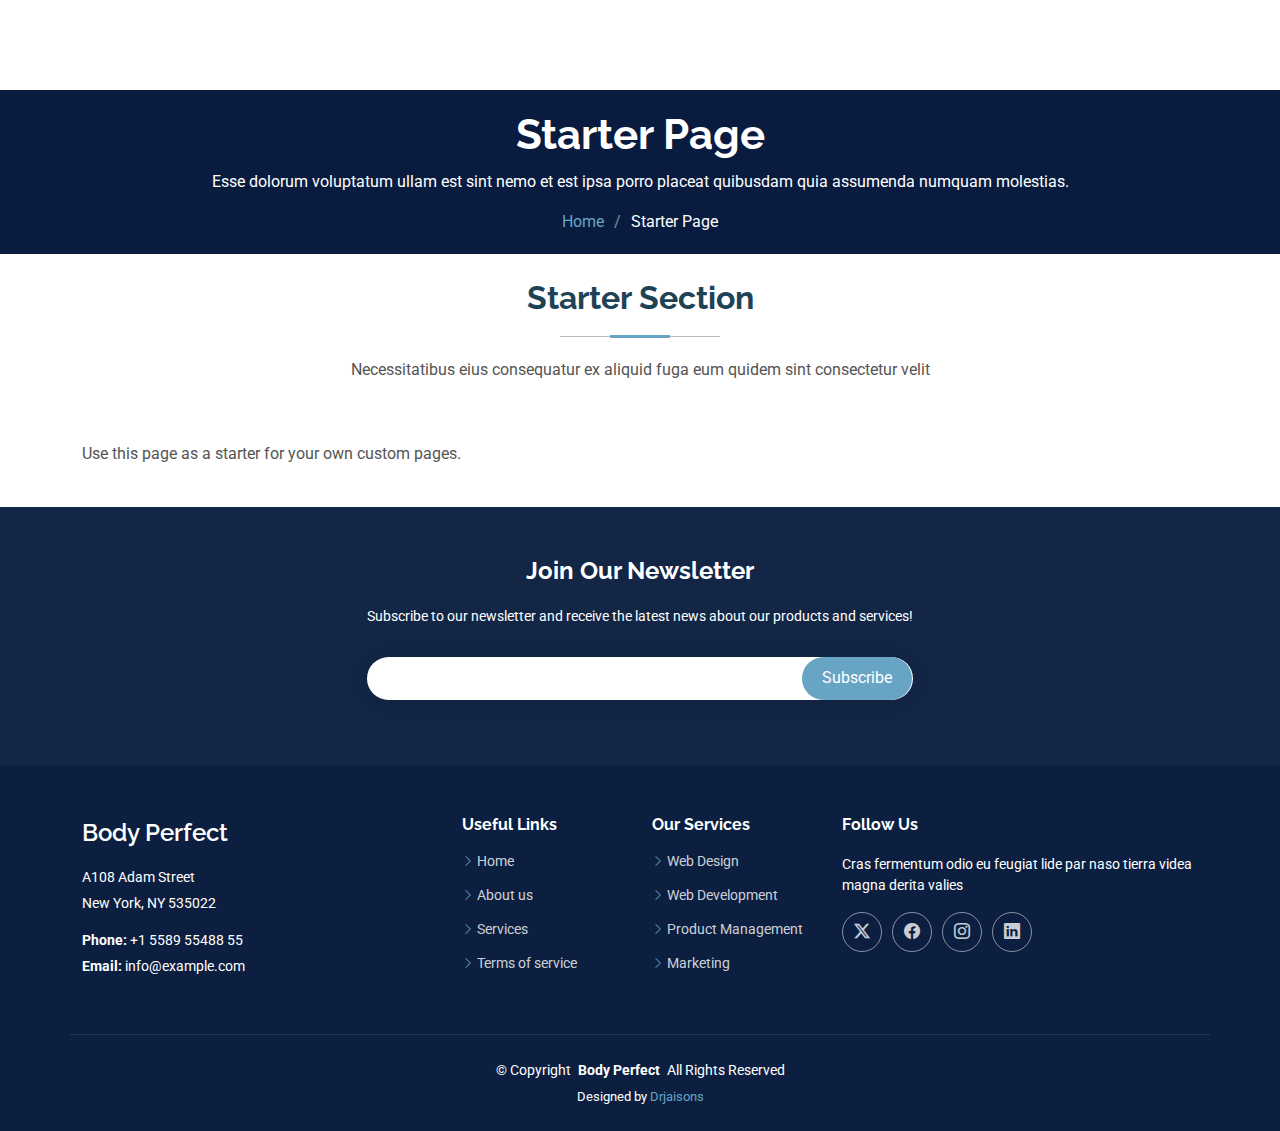
<file: starter-page.html>
<!DOCTYPE html>
<html lang="en">

<head>
  <meta charset="utf-8">
  <meta content="width=device-width, initial-scale=1.0" name="viewport">
  <title>Starter Page - Body Perfect Bootstrap Template</title>
  <meta name="description" content="">
  <meta name="keywords" content="">

  <!-- Favicons -->
  <link href="assets/img/favicon.png" rel="icon">
  <link href="assets/img/apple-touch-icon.png" rel="apple-touch-icon">

  <!-- Fonts -->
  <link href="https://fonts.googleapis.com" rel="preconnect">
  <link href="https://fonts.gstatic.com" rel="preconnect" crossorigin>
  <link href="https://fonts.googleapis.com/css2?family=Roboto:ital,wght@0,100;0,300;0,400;0,500;0,700;0,900;1,100;1,300;1,400;1,500;1,700;1,900&family=Poppins:ital,wght@0,100;0,200;0,300;0,400;0,500;0,600;0,700;0,800;0,900;1,100;1,200;1,300;1,400;1,500;1,600;1,700;1,800;1,900&family=Raleway:ital,wght@0,100;0,200;0,300;0,400;0,500;0,600;0,700;0,800;0,900;1,100;1,200;1,300;1,400;1,500;1,600;1,700;1,800;1,900&display=swap" rel="stylesheet">

  <!-- Vendor CSS Files -->
  <link href="assets/vendor/bootstrap/css/bootstrap.min.css" rel="stylesheet">
  <link href="assets/vendor/bootstrap-icons/bootstrap-icons.css" rel="stylesheet">
  <link href="assets/vendor/aos/aos.css" rel="stylesheet">
  <link href="assets/vendor/glightbox/css/glightbox.min.css" rel="stylesheet">
  <link href="assets/vendor/swiper/swiper-bundle.min.css" rel="stylesheet">

  <!-- Main CSS File -->
  <link href="assets/css/main.css" rel="stylesheet">

  <!-- =======================================================
  * Template Name: Body Perfect
  * Template URL: https://bodyperfect.ae/free-bootstrap-template-corporate-moderna/
  * Updated: Aug 07 2024 with Bootstrap v5.3.3
  * Author: BodyPerfect.ae
  * License: https://bodyperfect.ae/license/
  ======================================================== -->
</head>

<body class="starter-page-page">

  <header id="header" class="header d-flex align-items-center fixed-top">
    <div class="container-fluid container-xl position-relative d-flex align-items-center justify-content-between">

      <a href="index.html" class="logo d-flex align-items-center">
        <!-- Uncomment the line below if you also wish to use an image logo -->
        <!-- <img src="assets/img/logo.png" alt=""> -->
        <h1 class="sitename">Body Perfect</h1>
      </a>

      <nav id="navmenu" class="navmenu">
        <ul>
          <li><a href="index.html">Home</a></li>
          <li><a href="about.html">About</a></li>
          <li><a href="services.html">Services</a></li>
          <li><a href="portfolio.html">Portfolio</a></li>
          <li><a href="team.html">Team</a></li>
          <li><a href="blog.html">Blog</a></li>
          <li class="dropdown"><a href="#"><span>Dropdown</span> <i class="bi bi-chevron-down toggle-dropdown"></i></a>
            <ul>
              <li><a href="#">Dropdown 1</a></li>
              <li class="dropdown"><a href="#"><span>Deep Dropdown</span> <i class="bi bi-chevron-down toggle-dropdown"></i></a>
                <ul>
                  <li><a href="#">Deep Dropdown 1</a></li>
                  <li><a href="#">Deep Dropdown 2</a></li>
                  <li><a href="#">Deep Dropdown 3</a></li>
                  <li><a href="#">Deep Dropdown 4</a></li>
                  <li><a href="#">Deep Dropdown 5</a></li>
                </ul>
              </li>
              <li><a href="#">Dropdown 2</a></li>
              <li><a href="#">Dropdown 3</a></li>
              <li><a href="#">Dropdown 4</a></li>
            </ul>
          </li>
          <li><a href="contact.html">Contact</a></li>
        </ul>
        <i class="mobile-nav-toggle d-xl-none bi bi-list"></i>
      </nav>

    </div>
  </header>

  <main class="main">

    <!-- Page Title -->
    <div class="page-title dark-background">
      <div class="container position-relative">
        <h1>Starter Page</h1>
        <p>Esse dolorum voluptatum ullam est sint nemo et est ipsa porro placeat quibusdam quia assumenda numquam molestias.</p>
        <nav class="breadcrumbs">
          <ol>
            <li><a href="index.html">Home</a></li>
            <li class="current">Starter Page</li>
          </ol>
        </nav>
      </div>
    </div><!-- End Page Title -->

    <!-- Starter Section Section -->
    <section id="starter-section" class="starter-section section">

      <!-- Section Title -->
      <div class="container section-title" data-aos="fade-up">
        <h2>Starter Section</h2>
        <p>Necessitatibus eius consequatur ex aliquid fuga eum quidem sint consectetur velit</p>
      </div><!-- End Section Title -->

      <div class="container" data-aos="fade-up">
        <p>Use this page as a starter for your own custom pages.</p>
      </div>

    </section><!-- /Starter Section Section -->

  </main>

  <footer id="footer" class="footer dark-background">

    <div class="footer-newsletter">
      <div class="container">
        <div class="row justify-content-center text-center">
          <div class="col-lg-6">
            <h4>Join Our Newsletter</h4>
            <p>Subscribe to our newsletter and receive the latest news about our products and services!</p>
            <form action="forms/newsletter.php" method="post" class="php-email-form">
              <div class="newsletter-form"><input type="email" name="email"><input type="submit" value="Subscribe"></div>
              <div class="loading">Loading</div>
              <div class="error-message"></div>
              <div class="sent-message">Your subscription request has been sent. Thank you!</div>
            </form>
          </div>
        </div>
      </div>
    </div>

    <div class="container footer-top">
      <div class="row gy-4">
        <div class="col-lg-4 col-md-6 footer-about">
          <a href="index.html" class="d-flex align-items-center">
            <span class="sitename">Body Perfect</span>
          </a>
          <div class="footer-contact pt-3">
            <p>A108 Adam Street</p>
            <p>New York, NY 535022</p>
            <p class="mt-3"><strong>Phone:</strong> <span>+1 5589 55488 55</span></p>
            <p><strong>Email:</strong> <span>info@example.com</span></p>
          </div>
        </div>

        <div class="col-lg-2 col-md-3 footer-links">
          <h4>Useful Links</h4>
          <ul>
            <li><i class="bi bi-chevron-right"></i> <a href="#">Home</a></li>
            <li><i class="bi bi-chevron-right"></i> <a href="#">About us</a></li>
            <li><i class="bi bi-chevron-right"></i> <a href="#">Services</a></li>
            <li><i class="bi bi-chevron-right"></i> <a href="#">Terms of service</a></li>
          </ul>
        </div>

        <div class="col-lg-2 col-md-3 footer-links">
          <h4>Our Services</h4>
          <ul>
            <li><i class="bi bi-chevron-right"></i> <a href="#">Web Design</a></li>
            <li><i class="bi bi-chevron-right"></i> <a href="#">Web Development</a></li>
            <li><i class="bi bi-chevron-right"></i> <a href="#">Product Management</a></li>
            <li><i class="bi bi-chevron-right"></i> <a href="#">Marketing</a></li>
          </ul>
        </div>

        <div class="col-lg-4 col-md-12">
          <h4>Follow Us</h4>
          <p>Cras fermentum odio eu feugiat lide par naso tierra videa magna derita valies</p>
          <div class="social-links d-flex">
            <a href=""><i class="bi bi-twitter-x"></i></a>
            <a href=""><i class="bi bi-facebook"></i></a>
            <a href=""><i class="bi bi-instagram"></i></a>
            <a href=""><i class="bi bi-linkedin"></i></a>
          </div>
        </div>

      </div>
    </div>

    <div class="container copyright text-center mt-4">
      <p>© <span>Copyright</span> <strong class="px-1 sitename">Body Perfect</strong> <span>All Rights Reserved</span></p>
      <div class="credits">
        <!-- All the links in the footer should remain intact. -->
        <!-- You can delete the links only if you've purchased the pro version. -->
        <!-- Licensing information: https://bodyperfect.ae/license/ -->
        <!-- Purchase the pro version with working PHP/AJAX contact form: [buy-url] -->
        Designed by <a href="https://bodyperfect.ae/">Drjaisons</a>
      </div>
    </div>

  </footer>

  <!-- Scroll Top -->
  <a href="#" id="scroll-top" class="scroll-top d-flex align-items-center justify-content-center"><i class="bi bi-arrow-up-short"></i></a>

  <!-- Preloader -->
  <div id="preloader"></div>

  <!-- Vendor JS Files -->
  <script src="assets/vendor/bootstrap/js/bootstrap.bundle.min.js"></script>
  <script src="assets/vendor/php-email-form/validate.js"></script>
  <script src="assets/vendor/aos/aos.js"></script>
  <script src="assets/vendor/glightbox/js/glightbox.min.js"></script>
  <script src="assets/vendor/purecounter/purecounter_vanilla.js"></script>
  <script src="assets/vendor/swiper/swiper-bundle.min.js"></script>
  <script src="assets/vendor/waypoints/noframework.waypoints.js"></script>
  <script src="assets/vendor/imagesloaded/imagesloaded.pkgd.min.js"></script>
  <script src="assets/vendor/isotope-layout/isotope.pkgd.min.js"></script>

  <!-- Main JS File -->
  <script src="assets/js/main.js"></script>

</body>

</html>
</file>
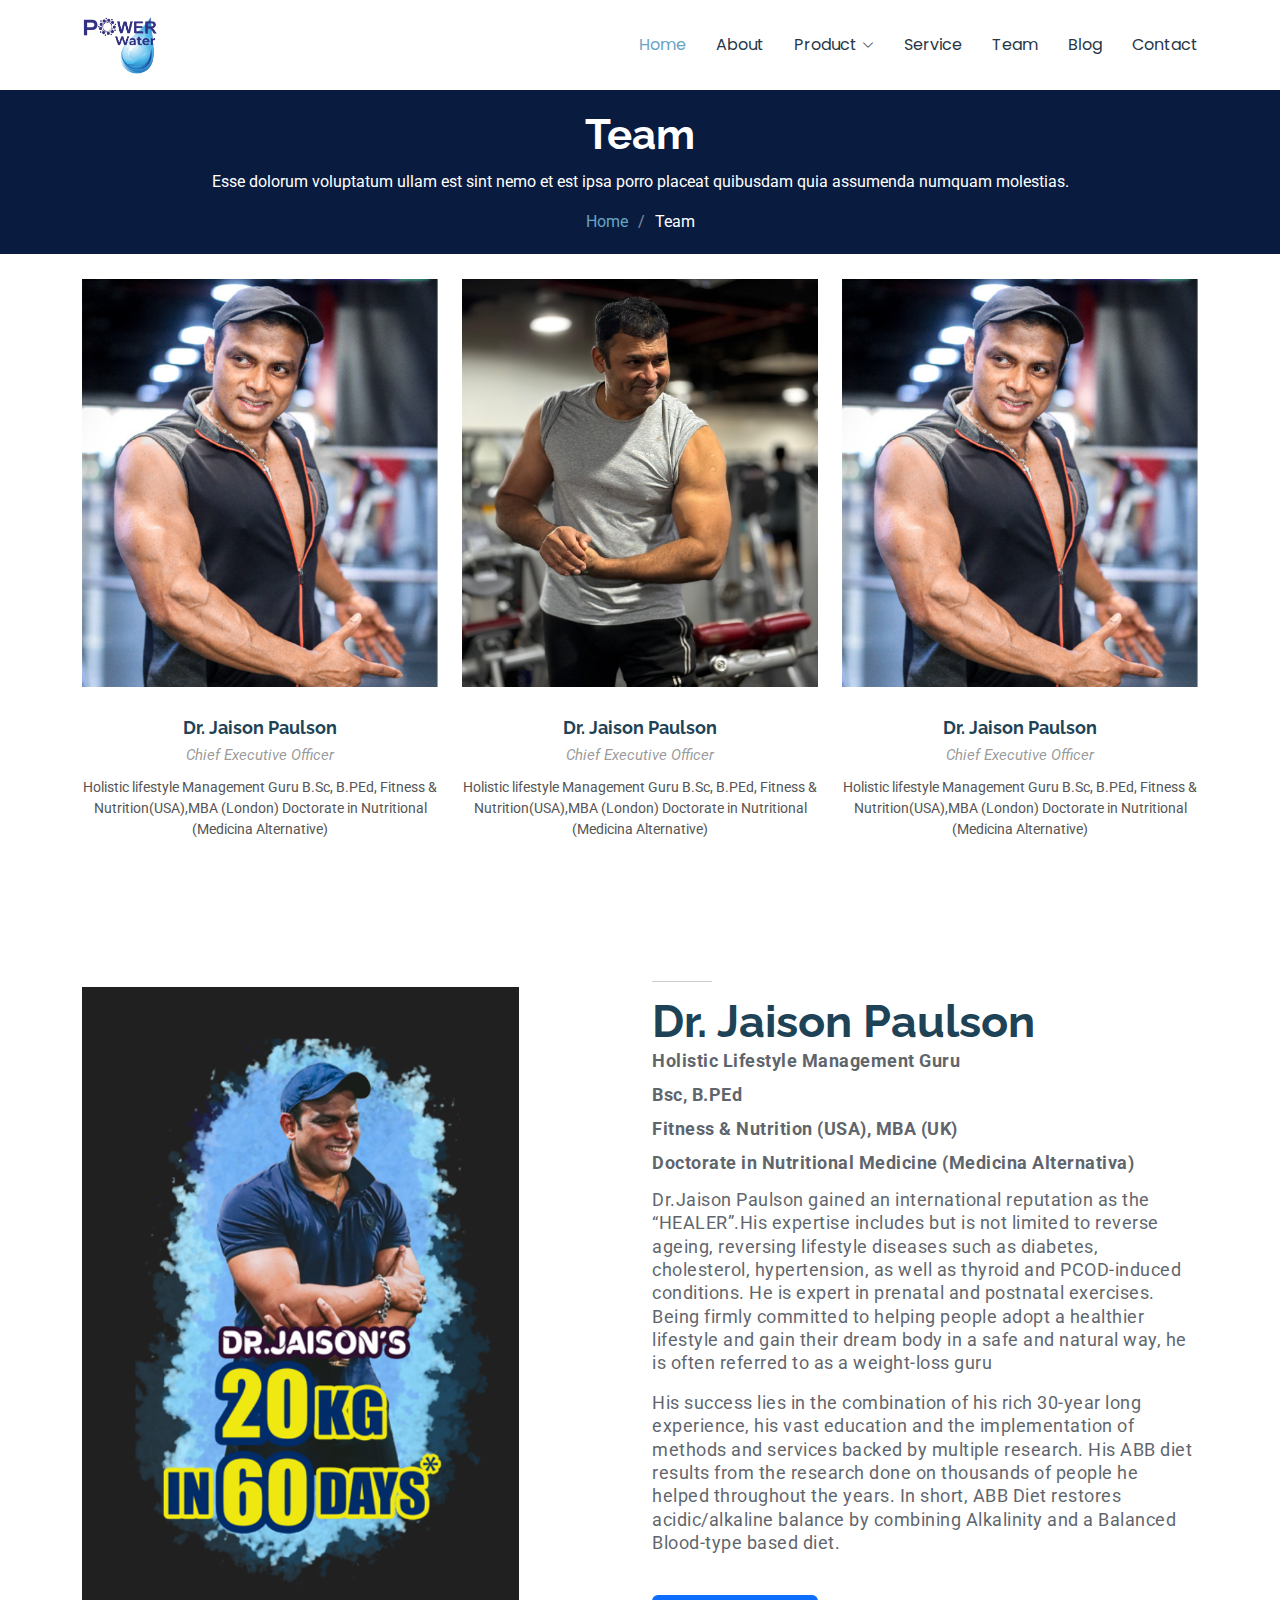
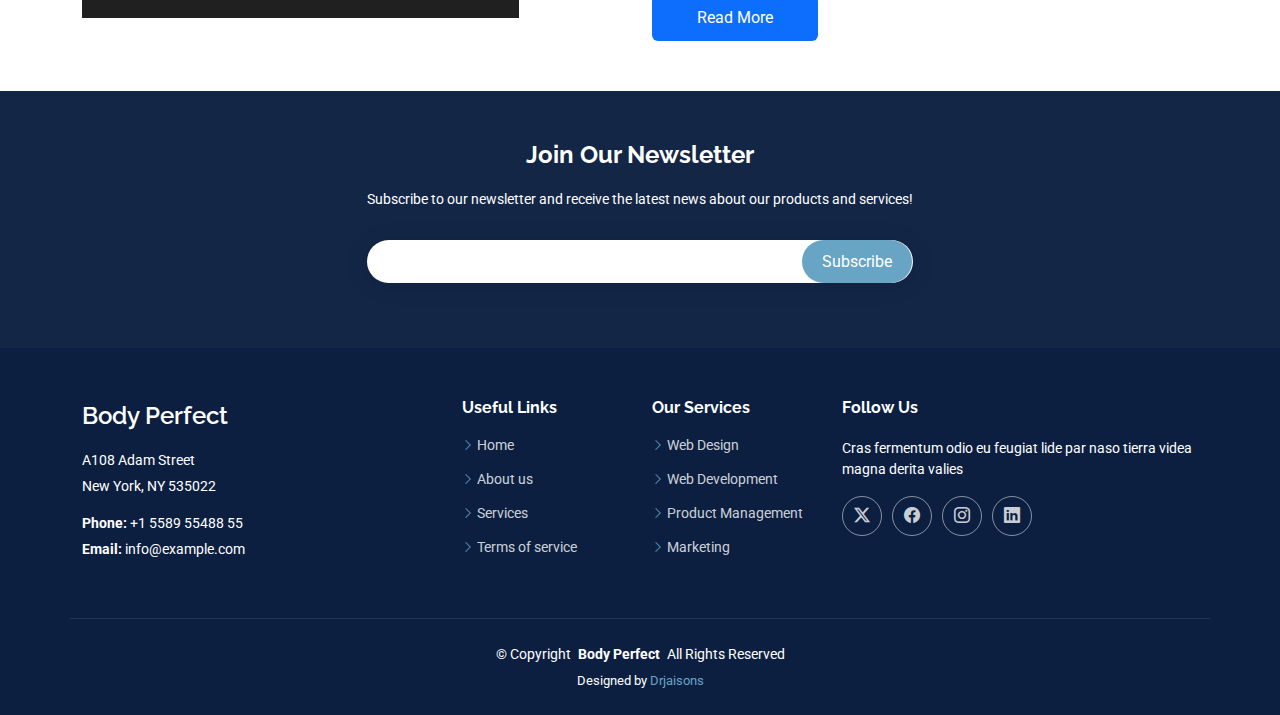
<file: team.html>
<!DOCTYPE html>
<html lang="en">

<head>
  <meta charset="utf-8">
  <meta content="width=device-width, initial-scale=1.0" name="viewport">
  <title>Team - Body Perfect Bootstrap Template</title>
  <meta name="description" content="">
  <meta name="keywords" content="">

  <!-- Favicons -->
  <link href="./assets/img/Dr  Jaisons BRO (1)-03.png" rel="icon">
  <link href="./assets/img/Dr  Jaisons BRO (1)-03.png" rel="apple-touch-icon">

  <!-- Fonts -->
  <link href="https://fonts.googleapis.com" rel="preconnect">
  <link href="https://fonts.gstatic.com" rel="preconnect" crossorigin>
  <link href="https://fonts.googleapis.com/css2?family=Roboto:ital,wght@0,100;0,300;0,400;0,500;0,700;0,900;1,100;1,300;1,400;1,500;1,700;1,900&family=Poppins:ital,wght@0,100;0,200;0,300;0,400;0,500;0,600;0,700;0,800;0,900;1,100;1,200;1,300;1,400;1,500;1,600;1,700;1,800;1,900&family=Raleway:ital,wght@0,100;0,200;0,300;0,400;0,500;0,600;0,700;0,800;0,900;1,100;1,200;1,300;1,400;1,500;1,600;1,700;1,800;1,900&display=swap" rel="stylesheet">

  <!-- Vendor CSS Files -->
  <link href="assets/vendor/bootstrap/css/bootstrap.min.css" rel="stylesheet">
  <link href="assets/vendor/bootstrap-icons/bootstrap-icons.css" rel="stylesheet">
  <link href="assets/vendor/aos/aos.css" rel="stylesheet">
  <link href="assets/vendor/glightbox/css/glightbox.min.css" rel="stylesheet">
  <link href="assets/vendor/swiper/swiper-bundle.min.css" rel="stylesheet">

  <!-- Main CSS File -->
  <link href="assets/css/main.css" rel="stylesheet">

  <!-- =======================================================
  * Template Name: Body Perfect
  * Template URL: https://bodyperfect.ae/free-bootstrap-template-corporate-moderna/
  * Updated: Aug 07 2024 with Bootstrap v5.3.3
  * Author: BodyPerfect.ae
  * License: https://bodyperfect.ae/license/
  ======================================================== -->
  <style>
    .navmenu a{
      color: #283747;
    }
    .ezy__about18 {
  /* Bootstrap variables */
  --bs-body-color: #2b323c;
  --bs-body-bg: rgb(255, 255, 255);

  /* Easy Frontend variables */
  --ezy-theme-color: rgb(13, 110, 253);
  --ezy-theme-color-rgb: 13, 110, 253;

  background: var(--bs-body-bg);
  color: var(--bs-body-color);
  overflow: hidden;
  padding: 60px 0 0;
  z-index: 1;
}

@media (min-width: 768px) {
  .ezy__about18 {
    padding: 100px 0 0;
  }
}

/* Gray Block Style */
.gray .ezy__about18,
.ezy__about18.gray {
  /* Bootstrap variables */
  --bs-body-bg: rgb(246, 246, 246);
}

/* Dark Gray Block Style */
.dark-gray .ezy__about18,
.ezy__about18.dark-gray {
  /* Bootstrap variables */
  --bs-body-color: #ffffff;
  --bs-body-bg: rgb(30, 39, 53);
}

/* Dark Block Style */
.dark .ezy__about18,
.ezy__about18.dark {
  /* Bootstrap variables */
  --bs-body-color: #ffffff;
  --bs-body-bg: rgb(11, 23, 39);
}

.ezy__about18-heading {
  font-weight: bold;
  font-size: 25px;
  line-height: 1;
}

@media (min-width: 768px) {
  .ezy__about18-heading {
    font-size: 45px;
  }
}

.ezy__about18-divider {
  width: 11%;
  height: 2px !important;
}

.ezy__about18 p {
  font-size: 18px;
  line-height: 1;
  letter-spacing: 0.5px;
  opacity: 0.8;
  word-wrap: break-word;
}
.ezy__about18-btn {
  padding: 10px 30px;
  color: #fff;
  background-color: var(--ezy-theme-color);
}
.ezy__about18-btn:hover {
  color: #fff;
  background-color: rgba(var(--ezy-theme-color-rgb), 0.9);
}

.ezy__about18-image {
  z-index: 1;
}
/* shapes */
.ezy__about18-shape-one {
  position: absolute;
  top: -20%;
  left: -15%;
  z-index: -1;
}
/* General mobile dropdown styling */
@media (max-width: 992px) {
  .navmenu {
    position: relative; /* Ensures the dropdown doesn't overflow */
    z-index: 9999; /* Elevates the menu */
  }

  /* Ensure the dropdown arrow is on the right side */
  .navmenu .dropdown > a {
    display: flex;
    justify-content: space-between;
    align-items: center;
    padding-right: 15px;
  }

  .navmenu .dropdown > a i {
    margin-left: auto;
  }

  /* Make sure dropdown is visible and properly positioned */
  .navmenu .dropdown-menu {
    display: none; /* Initially hidden */
    position: relative; /* Ensure the dropdown stays within its container */
    z-index: 9999;
    background-color: #fff;
    padding-left: 15px;
  }

  /* Show dropdown on click */
  .navmenu .dropdown.show .dropdown-menu {
    display: block; /* Show when active */
  }

  /* Additional dropdown items should not overflow */
  .navmenu .dropdown .dropdown-menu a {
    padding-left: 15px;
  }

  /* Rotate the arrow icon when dropdown is opened */
  .dropdown.show > a i.toggle-dropdown {
    transform: rotate(180deg);
    transition: transform 0.3s ease-in-out;
  }

  /* To make sure the menu doesn't jump below other sections */
  .header {
    position: relative;
    z-index: 1000; /* Slightly lower than the dropdown */
  }
}
.mobile-nav-toggle {
  color: black;
}

  </style>
</head>

<body class="team-page">

  <header id="header" class="header d-flex align-items-center fixed-top">
    <div class="container-fluid container-xl position-relative d-flex align-items-center justify-content-between">
      <a href="index.html" class="logo d-flex align-items-center">
        <img src="./assets/img/logo.png" alt="Logo">
      </a>
      <nav id="navmenu" class="navmenu">
        <ul>
          <li><a href="index.html" class="active">Home</a></li>
          <li><a href="about.html">About</a></li>
          <li class="dropdown">
            <a href="#">
              <span>Product</span>
              <i class="bi bi-chevron-down toggle-dropdown"></i>
            </a>
            <ul>
              <li><a href="./hydrogenwater.html">Hydrogen Water</a></li>
              <li><a href="./hydrogenbath.html">Hydrogen Bath</a></li>
              <li><a href="./hydrogenbreath.html">Hydrogen Breath</a></li>
            </ul>
          </li>
          <li><a href="portfolio.html">Service</a></li>
          <li><a href="team.html">Team</a></li>
          <li><a href="blog.html">Blog</a></li>
          <li><a href="contact.html">Contact</a></li>
        </ul>
        <i class="mobile-nav-toggle d-xl-none bi bi-list"></i>
      </nav>
    </div>
  </header>
  

  <main class="main">

    <!-- Page Title -->
    <div class="page-title dark-background">
      <div class="container position-relative">
        <h1>Team</h1>
        <p>Esse dolorum voluptatum ullam est sint nemo et est ipsa porro placeat quibusdam quia assumenda numquam molestias.</p>
        <nav class="breadcrumbs">
          <ol>
            <li><a href="index.html">Home</a></li>
            <li class="current">Team</li>
          </ol>
        </nav>
      </div>
    </div><!-- End Page Title -->

    <!-- Team Section -->
    <section id="team" class="team section">

      <div class="container">

        <div class="row gy-5">

          <div class="col-lg-4 col-md-6 member" data-aos="fade-up" data-aos-delay="100">
            <div class="member-img">
              <img src="./assets/img/team .png" class="img-fluid" alt="">
              <div class="social">
                <a href="#"><i class="bi bi-twitter-x"></i></a>
                <a href="#"><i class="bi bi-facebook"></i></a>
                <a href="#"><i class="bi bi-instagram"></i></a>
                <a href="#"><i class="bi bi-linkedin"></i></a>
              </div>
            </div>
            <div class="member-info text-center">
              <h4>Dr. Jaison Paulson</h4>
              <span>Chief Executive Officer</span>
              <p>Holistic lifestyle Management Guru B.Sc, B.PEd, Fitness & Nutrition(USA),MBA (London) Doctorate in Nutritional (Medicina Alternative)</p>
            </div> 
          </div><!-- End Team Member -->

          <div class="col-lg-4 col-md-6 member" data-aos="fade-up" data-aos-delay="200">
            <div class="member-img">
              <img src="./assets/img/image-1049x1200.jpg" class="img-fluid" alt="">
              <div class="social">
                <a href="#"><i class="bi bi-twitter-x"></i></a>
                <a href="#"><i class="bi bi-facebook"></i></a>
                <a href="#"><i class="bi bi-instagram"></i></a>
                <a href="#"><i class="bi bi-linkedin"></i></a>
              </div>
            </div>
            <div class="member-info text-center">
              <h4>Dr. Jaison Paulson</h4>
              <span>Chief Executive Officer</span>
              <p>Holistic lifestyle Management Guru B.Sc, B.PEd, Fitness & Nutrition(USA),MBA (London) Doctorate in Nutritional (Medicina Alternative)</p>
            </div> 
          </div><!-- End Team Member -->

          <div class="col-lg-4 col-md-6 member" data-aos="fade-up" data-aos-delay="300">
            <div class="member-img">
              <img src="./assets/img/team .png" class="img-fluid" alt="">
              <div class="social">
                <a href="#"><i class="bi bi-twitter-x"></i></a>
                <a href="#"><i class="bi bi-facebook"></i></a>
                <a href="#"><i class="bi bi-instagram"></i></a>
                <a href="#"><i class="bi bi-linkedin"></i></a>
              </div>
            </div>
            <div class="member-info text-center">
              <h4>Dr. Jaison Paulson</h4>
              <span>Chief Executive Officer</span>
              <p>Holistic lifestyle Management Guru B.Sc, B.PEd, Fitness & Nutrition(USA),MBA (London) Doctorate in Nutritional (Medicina Alternative)</p>
            </div> 
          </div><!-- End Team Member -->

        </div>

      </div>

    </section><!-- /Team Section -->

  </main>
  <section class="ezy__about18 light" style="margin-bottom: 50px;">
    <div class="container">
      <div class="row">
        <div class="col-lg-6">
          <div
            class="ezy__about18-image d-flex justify-content-center align-items-center position-relative h-100 w-100"
          >
            <div>
              <img src="./assets/img/dr.png" alt="" class="img-fluid"  style="max-width: 80%; height: auto;"/>
            </div>
          </div>
        </div>
        <div class="col-lg-6 mt-5 mt-lg-0">
          <hr class="ezy__about18-divider" />
          <h2 class="ezy__about18-heading">Dr. Jaison Paulson</h2>
          <p class="mt-2.5 opacity-75" style="font-weight: bold;">Holistic Lifestyle Management Guru</p>
          <p class="mt-2.5 opacity-75" style="font-weight: bold;">Bsc, B.PEd</p>
          <p class="mt-2.5 opacity-75" style="font-weight: bold;">Fitness & Nutrition (USA), MBA (UK)</p>
          <p class="mt-2.5 opacity-75" style="font-weight: bold;">Doctorate in Nutritional Medicine (Medicina Alternativa)</p>
          <p class="mt-2.5 opacity-75" style="line-height: 1.3;">
            Dr.Jaison Paulson gained an international reputation as the  “HEALER”.His expertise includes but is not limited to reverse  ageing, reversing lifestyle diseases such as diabetes, cholesterol, hypertension, as well as thyroid and PCOD-induced conditions. He is expert in prenatal and postnatal exercises. Being firmly committed to helping people adopt a healthier lifestyle and gain their dream body in a safe and natural way, he is often referred to as a weight-loss guru
          </p>
          <p class="mt-2.5 opacity-75" style="line-height: 1.3;">
            His success lies in the combination of his rich 30-year long experience, his vast education and the implementation of methods and services backed by multiple research. His ABB diet results from the research done on thousands of people he helped throughout the years. In short, ABB Diet restores acidic/alkaline balance by combining Alkalinity and a Balanced Blood-type based diet.
          </p>
          <div class="row">
            <div class="col-12 col-md-4">
              <button class="btn ezy__about18-btn mt-4 w-100">Read More</button>
            </div>
          </div>
        </div>
      </div>
    </div>
  </section>
  <footer id="footer" class="footer dark-background">

    <div class="footer-newsletter">
      <div class="container">
        <div class="row justify-content-center text-center">
          <div class="col-lg-6">
            <h4>Join Our Newsletter</h4>
            <p>Subscribe to our newsletter and receive the latest news about our products and services!</p>
            <form action="forms/newsletter.php" method="post" class="php-email-form">
              <div class="newsletter-form"><input type="email" name="email"><input type="submit" value="Subscribe"></div>
              <div class="loading">Loading</div>
              <div class="error-message"></div>
              <div class="sent-message">Your subscription request has been sent. Thank you!</div>
            </form>
          </div>
        </div>
      </div>
    </div>

    <div class="container footer-top">
      <div class="row gy-4">
        <div class="col-lg-4 col-md-6 footer-about">
          <a href="index.html" class="d-flex align-items-center">
            <span class="sitename">Body Perfect</span>
          </a>
          <div class="footer-contact pt-3">
            <p>A108 Adam Street</p>
            <p>New York, NY 535022</p>
            <p class="mt-3"><strong>Phone:</strong> <span>+1 5589 55488 55</span></p>
            <p><strong>Email:</strong> <span>info@example.com</span></p>
          </div>
        </div>

        <div class="col-lg-2 col-md-3 footer-links">
          <h4>Useful Links</h4>
          <ul>
            <li><i class="bi bi-chevron-right"></i> <a href="#">Home</a></li>
            <li><i class="bi bi-chevron-right"></i> <a href="#">About us</a></li>
            <li><i class="bi bi-chevron-right"></i> <a href="#">Services</a></li>
            <li><i class="bi bi-chevron-right"></i> <a href="#">Terms of service</a></li>
          </ul>
        </div>

        <div class="col-lg-2 col-md-3 footer-links">
          <h4>Our Services</h4>
          <ul>
            <li><i class="bi bi-chevron-right"></i> <a href="#">Web Design</a></li>
            <li><i class="bi bi-chevron-right"></i> <a href="#">Web Development</a></li>
            <li><i class="bi bi-chevron-right"></i> <a href="#">Product Management</a></li>
            <li><i class="bi bi-chevron-right"></i> <a href="#">Marketing</a></li>
          </ul>
        </div>

        <div class="col-lg-4 col-md-12">
          <h4>Follow Us</h4>
          <p>Cras fermentum odio eu feugiat lide par naso tierra videa magna derita valies</p>
          <div class="social-links d-flex">
            <a href=""><i class="bi bi-twitter-x"></i></a>
            <a href=""><i class="bi bi-facebook"></i></a>
            <a href=""><i class="bi bi-instagram"></i></a>
            <a href=""><i class="bi bi-linkedin"></i></a>
          </div>
        </div>

      </div>
    </div>

    <div class="container copyright text-center mt-4">
      <p>© <span>Copyright</span> <strong class="px-1 sitename">Body Perfect</strong> <span>All Rights Reserved</span></p>
      <div class="credits">
        <!-- All the links in the footer should remain intact. -->
        <!-- You can delete the links only if you've purchased the pro version. -->
        <!-- Licensing information: https://bodyperfect.ae/license/ -->
        <!-- Purchase the pro version with working PHP/AJAX contact form: [buy-url] -->
        Designed by <a href="https://bodyperfect.ae/">Drjaisons</a>
      </div>
    </div>

  </footer>

  <!-- Scroll Top -->
  <a href="#" id="scroll-top" class="scroll-top d-flex align-items-center justify-content-center"><i class="bi bi-arrow-up-short"></i></a>

  <!-- Preloader -->
  <div id="preloader"></div>

  <!-- Vendor JS Files -->
  <script src="assets/vendor/bootstrap/js/bootstrap.bundle.min.js"></script>
  <script src="assets/vendor/php-email-form/validate.js"></script>
  <script src="assets/vendor/aos/aos.js"></script>
  <script src="assets/vendor/glightbox/js/glightbox.min.js"></script>
  <script src="assets/vendor/purecounter/purecounter_vanilla.js"></script>
  <script src="assets/vendor/swiper/swiper-bundle.min.js"></script>
  <script src="assets/vendor/waypoints/noframework.waypoints.js"></script>
  <script src="assets/vendor/imagesloaded/imagesloaded.pkgd.min.js"></script>
  <script src="assets/vendor/isotope-layout/isotope.pkgd.min.js"></script>

  <!-- Main JS File -->
  <script src="assets/js/main.js"></script>
  <script>
    document.addEventListener('DOMContentLoaded', function () {
  var dropdowns = document.querySelectorAll('.dropdown-toggle');
  
  dropdowns.forEach(function (dropdown) {
    dropdown.addEventListener('click', function () {
      var dropdownMenu = this.nextElementSibling;

      // Toggle dropdown visibility
      dropdownMenu.classList.toggle('show');
    });
  });
});
  </script>

</body>

</html>
</file>
<file: assets/css/main.css>
/**
* Template Name: Body Perfect
* Template URL: https://bodyperfect.ae/free-bootstrap-template-corporate-moderna/
* Updated: Aug 07 2024 with Bootstrap v5.3.3
* Author: BodyPerfect.ae
* License: https://bodyperfect.ae/license/
*/

/*--------------------------------------------------------------
# Font & Color Variables
# Help: https://bodyperfect.ae/color-system/
--------------------------------------------------------------*/
/* Fonts */
:root {
  --default-font: "Roboto",  system-ui, -apple-system, "Segoe UI", Roboto, "Helvetica Neue", Arial, "Noto Sans", "Liberation Sans", sans-serif, "Apple Color Emoji", "Segoe UI Emoji", "Segoe UI Symbol", "Noto Color Emoji";
  --heading-font: "Raleway",  sans-serif;
  --nav-font: "Poppins",  sans-serif;
}

/* Global Colors - The following color variables are used throughout the website. Updating them here will change the color scheme of the entire website */
:root { 
  --background-color: #ffffff; /* Background color for the entire website, including individual sections */
  --default-color: #555555; /* Default color used for the majority of the text content across the entire website */
  --heading-color: #1e4356; /* Color for headings, subheadings and title throughout the website */
  --accent-color: #68a4c4; /* Accent color that represents your brand on the website. It's used for buttons, links, and other elements that need to stand out */
  --surface-color: #ffffff; /* The surface color is used as a background of boxed elements within sections, such as cards, icon boxes, or other elements that require a visual separation from the global background. */
  --contrast-color: #ffffff; /* Contrast color for text, ensuring readability against backgrounds of accent, heading, or default colors. */
}

/* Nav Menu Colors - The following color variables are used specifically for the navigation menu. They are separate from the global colors to allow for more customization options */
:root {
  --nav-color: #ffffff;  /* The default color of the main navmenu links */
  --nav-hover-color: #68a4c4; /* Applied to main navmenu links when they are hovered over or active */
  --nav-mobile-background-color: #ffffff; /* Used as the background color for mobile navigation menu */
  --nav-dropdown-background-color: #ffffff; /* Used as the background color for dropdown items that appear when hovering over primary navigation items */
  --nav-dropdown-color: #555555; /* Used for navigation links of the dropdown items in the navigation menu. */
  --nav-dropdown-hover-color: #68a4c4; /* Similar to --nav-hover-color, this color is applied to dropdown navigation links when they are hovered over. */
}

/* Color Presets - These classes override global colors when applied to any section or element, providing reuse of the sam color scheme. */

.light-background {
  --background-color: #f4f8fb;
  --surface-color: #ffffff;
}

.dark-background {
  --background-color:#071b3dfa;
  --default-color: #ffffff;
  --heading-color: #ffffff;
  --surface-color: #284e62;
  --contrast-color: #ffffff;
}

/* Smooth scroll */
:root {
  scroll-behavior: smooth;
}

/*--------------------------------------------------------------
# General Styling & Shared Classes
--------------------------------------------------------------*/
body {
  color: var(--default-color);
  background-color: var(--background-color);
  font-family: var(--default-font);
}

a {
  color: var(--accent-color);
  text-decoration: none;
  transition: 0.3s;
}

a:hover {
  color: color-mix(in srgb, var(--accent-color), transparent 25%);
  text-decoration: none;
}

h1,
h2,
h3,
h4,
h5,
h6 {
  color: var(--heading-color);
  font-family: var(--heading-font);
}

/* PHP Email Form Messages
------------------------------*/
.php-email-form .error-message {
  display: none;
  background: #df1529;
  color: #ffffff;
  text-align: left;
  padding: 15px;
  margin-bottom: 24px;
  font-weight: 600;
}

.php-email-form .sent-message {
  display: none;
  color: #ffffff;
  background: #059652;
  text-align: center;
  padding: 15px;
  margin-bottom: 24px;
  font-weight: 600;
}

.php-email-form .loading {
  display: none;
  background: var(--surface-color);
  text-align: center;
  padding: 15px;
  margin-bottom: 24px;
}

.php-email-form .loading:before {
  content: "";
  display: inline-block;
  border-radius: 50%;
  width: 24px;
  height: 24px;
  margin: 0 10px -6px 0;
  border: 3px solid var(--accent-color);
  border-top-color: var(--surface-color);
  animation: php-email-form-loading 1s linear infinite;
}

@keyframes php-email-form-loading {
  0% {
    transform: rotate(0deg);
  }

  100% {
    transform: rotate(360deg);
  }
}

/* Pulsating Play Button
------------------------------*/
.pulsating-play-btn {
  width: 94px;
  height: 94px;
  background: radial-gradient(var(--accent-color) 50%, color-mix(in srgb, var(--accent-color), transparent 75%) 52%);
  border-radius: 50%;
  display: block;
  position: relative;
  overflow: hidden;
}

.pulsating-play-btn:before {
  content: "";
  position: absolute;
  width: 120px;
  height: 120px;
  animation-delay: 0s;
  animation: pulsate-play-btn 2s;
  animation-direction: forwards;
  animation-iteration-count: infinite;
  animation-timing-function: steps;
  opacity: 1;
  border-radius: 50%;
  border: 5px solid color-mix(in srgb, var(--accent-color), transparent 30%);
  top: -15%;
  left: -15%;
  background: rgba(198, 16, 0, 0);
}

.pulsating-play-btn:after {
  content: "";
  position: absolute;
  left: 50%;
  top: 50%;
  transform: translateX(-40%) translateY(-50%);
  width: 0;
  height: 0;
  border-top: 10px solid transparent;
  border-bottom: 10px solid transparent;
  border-left: 15px solid #fff;
  z-index: 100;
  transition: all 400ms cubic-bezier(0.55, 0.055, 0.675, 0.19);
}

.pulsating-play-btn:hover:before {
  content: "";
  position: absolute;
  left: 50%;
  top: 50%;
  transform: translateX(-40%) translateY(-50%);
  width: 0;
  height: 0;
  border: none;
  border-top: 10px solid transparent;
  border-bottom: 10px solid transparent;
  border-left: 15px solid #fff;
  z-index: 200;
  animation: none;
  border-radius: 0;
}

.pulsating-play-btn:hover:after {
  border-left: 15px solid var(--accent-color);
  transform: scale(20);
}

@keyframes pulsate-play-btn {
  0% {
    transform: scale(0.6, 0.6);
    opacity: 1;
  }

  100% {
    transform: scale(1, 1);
    opacity: 0;
  }
}

/*--------------------------------------------------------------
# Global Header
--------------------------------------------------------------*/
.header {
  --default-color: #ffffff;
  --heading-color: #ffffff;
  color: var(--default-color);
  background-color: var(--background-color);
  padding: 15px 0;
  transition: all 0.5s;
  z-index: 997;
}

.header .logo {
  line-height: 1;
}

.header .logo img {
  max-height: 60px;
  margin-right: 8px;
}

.header .logo h1 {
  font-size: 30px;
  margin: 0;
  font-weight: 700;
  color: var(--heading-color);
}

/* Global Header on Scroll
------------------------------*/
.scrolled .header {
  --background-color: #ffffff;
}

/*--------------------------------------------------------------
# Navigation Menu
--------------------------------------------------------------*/
/* Navmenu - Desktop */
@media (min-width: 1200px) {
  .navmenu {
    padding: 0;
  }

  .navmenu ul {
    margin: 0;
    padding: 0;
    display: flex;
    list-style: none;
    align-items: center;
  }

  .navmenu li {
    position: relative;
  }

  .navmenu a,
  .navmenu a:focus {
    color: var(--nav-color);
    padding: 18px 15px;
    font-size: 16px;
    font-family: var(--nav-font);
    font-weight: 400;
    display: flex;
    align-items: center;
    justify-content: space-between;
    white-space: nowrap;
    transition: 0.3s;
  }

  .navmenu a i,
  .navmenu a:focus i {
    font-size: 12px;
    line-height: 0;
    margin-left: 5px;
    transition: 0.3s;
  }

  .navmenu li:last-child a {
    padding-right: 0;
  }

  .navmenu li:hover>a,
  .navmenu .active,
  .navmenu .active:focus {
    color: var(--nav-hover-color);
  }

  .navmenu .dropdown ul {
    margin: 0;
    padding: 10px 0;
    background: var(--nav-dropdown-background-color);
    display: block;
    position: absolute;
    visibility: hidden;
    left: 14px;
    top: 130%;
    opacity: 0;
    transition: 0.3s;
    border-radius: 4px;
    z-index: 99;
    box-shadow: 0px 0px 30px rgba(0, 0, 0, 0.1);
  }

  .navmenu .dropdown ul li {
    min-width: 200px;
  }

  .navmenu .dropdown ul a {
    padding: 10px 20px;
    font-size: 15px;
    text-transform: none;
    color: var(--nav-dropdown-color);
  }

  .navmenu .dropdown ul a i {
    font-size: 12px;
  }

  .navmenu .dropdown ul a:hover,
  .navmenu .dropdown ul .active:hover,
  .navmenu .dropdown ul li:hover>a {
    color: var(--nav-dropdown-hover-color);
  }

  .navmenu .dropdown:hover>ul {
    opacity: 1;
    top: 100%;
    visibility: visible;
  }

  .navmenu .dropdown .dropdown ul {
    top: 0;
    left: -90%;
    visibility: hidden;
  }

  .navmenu .dropdown .dropdown:hover>ul {
    opacity: 1;
    top: 0;
    left: -100%;
    visibility: visible;
  }
}

/* Navmenu - Mobile */
@media (max-width: 1199px) {
  .mobile-nav-toggle {
    color: var(--nav-color);
    font-size: 28px;
    line-height: 0;
    margin-right: 10px;
    cursor: pointer;
    transition: color 0.3s;
  }

  .navmenu {
    padding: 0;
    z-index: 9997;
  }

  .navmenu ul {
    display: none;
    list-style: none;
    position: absolute;
    inset: 60px 20px 20px 20px;
    padding: 10px 0;
    margin: 0;
    border-radius: 6px;
    background-color: var(--nav-mobile-background-color);
    overflow-y: auto;
    transition: 0.3s;
    z-index: 9998;
    box-shadow: 0px 0px 30px rgba(0, 0, 0, 0.1);
  }

  .navmenu a,
  .navmenu a:focus {
    color: var(--nav-dropdown-color);
    padding: 10px 20px;
    font-family: var(--nav-font);
    font-size: 17px;
    font-weight: 500;
    display: flex;
    align-items: center;
    justify-content: space-between;
    white-space: nowrap;
    transition: 0.3s;
  }

  .navmenu a i,
  .navmenu a:focus i {
    font-size: 12px;
    line-height: 0;
    margin-left: 5px;
    width: 30px;
    height: 30px;
    display: flex;
    align-items: center;
    justify-content: center;
    border-radius: 50%;
    transition: 0.3s;
    background-color: color-mix(in srgb, var(--accent-color), transparent 90%);
  }

  .navmenu a i:hover,
  .navmenu a:focus i:hover {
    background-color: var(--accent-color);
    color: var(--contrast-color);
  }

  .navmenu a:hover,
  .navmenu .active,
  .navmenu .active:focus {
    color: var(--nav-dropdown-hover-color);
  }

  .navmenu .active i,
  .navmenu .active:focus i {
    background-color: var(--accent-color);
    color: var(--contrast-color);
    transform: rotate(180deg);
  }

  .navmenu .dropdown ul {
    position: static;
    display: none;
    z-index: 99;
    padding: 10px 0;
    margin: 10px 20px;
    background-color: var(--nav-dropdown-background-color);
    border: 1px solid color-mix(in srgb, var(--default-color), transparent 90%);
    box-shadow: none;
    transition: all 0.5s ease-in-out;
  }

  .navmenu .dropdown ul ul {
    background-color: rgba(33, 37, 41, 0.1);
  }

  .navmenu .dropdown>.dropdown-active {
    display: block;
    background-color: rgba(33, 37, 41, 0.03);
  }

  .mobile-nav-active {
    overflow: hidden;
  }

  .mobile-nav-active .mobile-nav-toggle {
    color: #fff;
    position: absolute;
    font-size: 32px;
    top: 15px;
    right: 15px;
    margin-right: 0;
    z-index: 9999;
  }

  .mobile-nav-active .navmenu {
    position: fixed;
    overflow: hidden;
    inset: 0;
    background: rgba(33, 37, 41, 0.8);
    transition: 0.3s;
  }

  .mobile-nav-active .navmenu>ul {
    display: block;
  }
}

/*--------------------------------------------------------------
# Global Footer
--------------------------------------------------------------*/
.footer {
  color: var(--default-color);
  background-color: var(--background-color);
  font-size: 14px;
  position: relative;
}

.footer .footer-newsletter {
  background-color: color-mix(in srgb, var(--default-color), transparent 97%);
  padding: 50px 0;
}

.footer .footer-newsletter h4 {
  font-size: 24px;
}

.footer .footer-newsletter .newsletter-form {
  margin-top: 30px;
  margin-bottom: 15px;
  padding: 6px 8px;
  position: relative;
  border-radius: 4px;
  background-color:white;
  border: 1px solid color-mix(in srgb, var(--default-color), transparent 90%);
  box-shadow: 0px 2px 25px rgba(0, 0, 0, 0.1);
  display: flex;
  transition: 0.3s;
  border-radius: 50px;
}

.footer .footer-newsletter .newsletter-form:focus-within {
  border-color: var(--accent-color);
}

.footer .footer-newsletter .newsletter-form input[type=email] {
  border: 0;
  padding: 4px;
  width: 100%;
  background-color:white;
  color: var(--default-color);
}

.footer .footer-newsletter .newsletter-form input[type=email]:focus-visible {
  outline: none;
}

.footer .footer-newsletter .newsletter-form input[type=submit] {
  border: 0;
  font-size: 16px;
  padding: 0 20px;
  margin: -7px -8px -7px 0;
  background: var(--accent-color);
  color: var(--contrast-color);
  transition: 0.3s;
  border-radius: 50px;
}

.footer .footer-newsletter .newsletter-form input[type=submit]:hover {
  background: color-mix(in srgb, var(--accent-color), transparent 20%);
}

.footer .footer-top {
  padding-top: 50px;
}

.footer .social-links a {
  display: flex;
  align-items: center;
  justify-content: center;
  width: 40px;
  height: 40px;
  border-radius: 50%;
  border: 1px solid color-mix(in srgb, var(--default-color), transparent 50%);
  font-size: 16px;
  color: color-mix(in srgb, var(--default-color), transparent 20%);
  margin-right: 10px;
  transition: 0.3s;
}

.footer .social-links a:hover {
  color: var(--accent-color);
  border-color: var(--accent-color);
}

.footer h4 {
  font-size: 16px;
  font-weight: bold;
  position: relative;
  padding-bottom: 12px;
}

.footer .footer-links {
  margin-bottom: 30px;
}

.footer .footer-links ul {
  list-style: none;
  padding: 0;
  margin: 0;
}

.footer .footer-links ul i {
  margin-right: 3px;
  font-size: 12px;
  line-height: 0;
  color: var(--accent-color);
}

.footer .footer-links ul li {
  padding: 10px 0;
  display: flex;
  align-items: center;
}

.footer .footer-links ul li:first-child {
  padding-top: 0;
}

.footer .footer-links ul a {
  display: inline-block;
  color: color-mix(in srgb, var(--default-color), transparent 20%);
  line-height: 1;
}

.footer .footer-links ul a:hover {
  color: var(--accent-color);
}

.footer .footer-about a {
  color: var(--heading-color);
  font-size: 24px;
  font-weight: 600;
  font-family: var(--heading-font);
}

.footer .footer-contact p {
  margin-bottom: 5px;
}

.footer .copyright {
  padding: 25px 0;
  border-top: 1px solid color-mix(in srgb, var(--default-color), transparent 90%);
}

.footer .copyright p {
  margin-bottom: 0;
}

.footer .credits {
  margin-top: 6px;
  font-size: 13px;
}

/*--------------------------------------------------------------
# Preloader
--------------------------------------------------------------*/
#preloader {
  position: fixed;
  inset: 0;
  z-index: 999999;
  overflow: hidden;
  background: var(--background-color);
  transition: all 0.6s ease-out;
}

#preloader:before {
  content: "";
  position: fixed;
  top: calc(50% - 30px);
  left: calc(50% - 30px);
  border: 6px solid #ffffff;
  border-color: var(--accent-color) transparent var(--accent-color) transparent;
  border-radius: 50%;
  width: 60px;
  height: 60px;
  animation: animate-preloader 1.5s linear infinite;
}

@keyframes animate-preloader {
  0% {
    transform: rotate(0deg);
  }

  100% {
    transform: rotate(360deg);
  }
}

/*--------------------------------------------------------------
# Scroll Top Button
--------------------------------------------------------------*/
.scroll-top {
  position: fixed;
  visibility: hidden;
  opacity: 0;
  right: 15px;
  bottom: 15px;
  z-index: 99999;
  background-color: var(--accent-color);
  width: 40px;
  height: 40px;
  border-radius: 4px;
  transition: all 0.4s;
}

.scroll-top i {
  font-size: 24px;
  color: var(--contrast-color);
  line-height: 0;
}

.scroll-top:hover {
  background-color: color-mix(in srgb, var(--accent-color), transparent 20%);
  color: var(--contrast-color);
}

.scroll-top.active {
  visibility: visible;
  opacity: 1;
}

/*--------------------------------------------------------------
# Disable aos animation delay on mobile devices
--------------------------------------------------------------*/
@media screen and (max-width: 768px) {
  [data-aos-delay] {
    transition-delay: 0 !important;
  }
}

/*--------------------------------------------------------------
# Global Page Titles & Breadcrumbs
--------------------------------------------------------------*/
.page-title {
  color: var(--default-color);
  background-color: var(--background-color);
  padding: 110px 0 20px 0;
  text-align: center;
  position: relative;
}

.page-title:before {
  content: "";
  background-color: color-mix(in srgb, var(--background-color), transparent 50%);
  position: absolute;
  inset: 0;
}

.page-title h1 {
  font-size: 42px;
  font-weight: 700;
  margin-bottom: 10px;
}

.page-title .breadcrumbs ol {
  display: flex;
  flex-wrap: wrap;
  list-style: none;
  justify-content: center;
  padding: 0;
  margin: 0;
  font-size: 16px;
  font-weight: 400;
}

.page-title .breadcrumbs ol li+li {
  padding-left: 10px;
}

.page-title .breadcrumbs ol li+li::before {
  content: "/";
  display: inline-block;
  padding-right: 10px;
  color: color-mix(in srgb, var(--default-color), transparent 50%);
}

/*--------------------------------------------------------------
# Global Sections
--------------------------------------------------------------*/
section,
.section {
  color: var(--default-color);
  background-color: var(--background-color);
  padding: 25px 0;
  scroll-margin-top: 90px;
  overflow: clip;
}

@media (max-width: 1199px) {

  section,
  .section {
    scroll-margin-top: 66px;
  }
}

/*--------------------------------------------------------------
# Global Section Titles
--------------------------------------------------------------*/
.section-title {
  text-align: center;
  padding-bottom: 60px;
  position: relative;
}

.section-title h2 {
  font-size: 32px;
  font-weight: 700;
  margin-bottom: 20px;
  padding-bottom: 20px;
  position: relative;
}

.section-title h2:before {
  content: "";
  position: absolute;
  display: block;
  width: 160px;
  height: 1px;
  background: color-mix(in srgb, var(--default-color), transparent 60%);
  left: 0;
  right: 0;
  bottom: 1px;
  margin: auto;
}

.section-title h2::after {
  content: "";
  position: absolute;
  display: block;
  width: 60px;
  height: 3px;
  background: var(--accent-color);
  left: 0;
  right: 0;
  bottom: 0;
  margin: auto;
}

.section-title p {
  margin-bottom: 0;
}

/*--------------------------------------------------------------
# Hero Section
--------------------------------------------------------------*/
.hero {
  width: 100%;
  min-height: 100vh;
  overflow: hidden;
  display: flex;
  align-items: center;
  position: relative;
  background-color: transparent;
}

.hero::after {
  content: "";
  position: absolute;
  left: 50%;
  top: 0;
  width: 130%;
  height: 95%;
  background: linear-gradient(to right, color-mix(in srgb, var(--background-color), transparent 90%), var(--background-color)), url("../img/ex1.png") center top no-repeat;
  background-size: cover;
  z-index: 0;
  border-radius: 0 0 50% 50%;
  transform: translateX(-50%) rotate(0deg);
}

.hero::before {
  content: "";
  position: absolute;
  left: 50%;
  top: 0;
  width: 130%;
  height: 96%;
  background: var(--background-color);
  opacity: 0.3;
  z-index: 0;
  border-radius: 0 0 50% 50%;
  transform: translateX(-50%) translateY(18px) rotate(2deg);
}

.hero img {
  position: absolute;
  inset: 0;
  display: block;
  width: 100%;
  height: 100%;
  object-fit: cover;
  z-index: 1;
}

.hero .carousel {
  position: relative;
  width: 100%;
  display: flex;
  align-items: center;
  z-index: 3;
}

.hero .carousel-container {
  display: flex;
  justify-content: center;
  align-items: center;
  flex-direction: column;
  text-align: center;
}

.hero h2 {
  margin-bottom: 30px;
  font-size: 48px;
  font-weight: 700;
  animation: fadeInDown 1s both;
  display: block;
}

.hero p {
  width: 80%;
  margin: 0 auto 30px auto;
  color: color-mix(in srgb, var(--default-color), transparent 20%);
  animation: fadeInDown 1s both 0.2s;
}

.hero .carousel-control-prev,
.hero .carousel-control-next {
  width: 10%;
}

.hero .carousel-control-next-icon,
.hero .carousel-control-prev-icon {
  background: none;
  font-size: 48px;
  line-height: 1;
  width: auto;
  height: auto;
}

.hero .btn-get-started {
  font-weight: 500;
  font-size: 14px;
  letter-spacing: 1px;
  display: inline-block;
  padding: 12px 32px;
  border-radius: 50px;
  transition: 0.5s;
  line-height: 1;
  margin: 10px;
  color: var(--default-color);
  animation: fadeInUp 1s both 0.4s;
  border: 2px solid var(--accent-color);
}

.hero .btn-get-started:hover {
  background: var(--accent-color);
  color: var(--contrast-color);
  text-decoration: none;
}

.hero .carousel-indicators {
  bottom: -60px;
}

.hero .carousel-indicators li {
  cursor: pointer;
  background: var(--default-color);
  overflow: hidden;
  border: 0;
  width: 12px;
  height: 12px;
  border-radius: 50px;
  opacity: 0.3;
  transition: 0.3s;
}

.hero .carousel-indicators li.active {
  opacity: 1;
  background: var(--accent-color);
}

@media (min-width: 1024px) {
  .hero p {
    width: 60%;
  }

  .hero .carousel-control-prev,
  .hero .carousel-control-next {
    width: 5%;
  }
}

@media (max-width: 768px),
(max-height: 700px) {
  .hero h2 {
    font-size: 28px;
  }
}

@keyframes fadeInUp {
  from {
    opacity: 0;
    transform: translate3d(0, 100%, 0);
  }

  to {
    opacity: 1;
    transform: translate3d(0, 0, 0);
  }
}

@keyframes fadeInDown {
  from {
    opacity: 0;
    transform: translate3d(0, -100%, 0);
  }

  to {
    opacity: 1;
    transform: translate3d(0, 0, 0);
  }
}

/*--------------------------------------------------------------
# Featured Services Section
--------------------------------------------------------------*/
.featured-services {
  --cyan-color: #0dcaf0;
  --orange-color: #fd7e14;
  --teal-color: #20c997;
  --red-color: #df1529;
}

.featured-services .service-item {
  background-color: var(--surface-color);
  box-shadow: 0px 5px 90px 0px rgba(0, 0, 0, 0.1);
  height: 100%;
  padding: 40px 30px;
  text-align: center;
  transition: 0.3s;
  border-radius: 5px;
  border: 1px solid transparent;
}

.featured-services .service-item .icon {
  margin: 0 auto;
  width: 64px;
  height: 64px;
  display: flex;
  border-radius: 50%;
  align-items: center;
  justify-content: center;
  transition: ease-in-out 0.3s;
  position: relative;
}

.featured-services .service-item .icon i {
  font-size: 28px;
  transition: 0.5s;
  position: relative;
}

.featured-services .service-item h3 {
  font-weight: 700;
  margin: 10px 0 15px 0;
  font-size: 22px;
}

.featured-services .service-item p {
  line-height: 24px;
  font-size: 14px;
  margin-bottom: 0;
}

.featured-services .service-item:hover {
  box-shadow: 0px 5px 35px 0px rgba(0, 0, 0, 0.1);
}

.featured-services .service-item.item-cyan .icon {
  background-color: color-mix(in srgb, var(--cyan-color) 10%, white 95%);
}

.featured-services .service-item.item-cyan .icon i {
  color: var(--cyan-color);
}

.featured-services .service-item.item-cyan:hover {
  border-color: var(--cyan-color);
}

.featured-services .service-item.item-cyan:hover .icon {
  background-color: var(--cyan-color);
}

.featured-services .service-item.item-cyan:hover .icon i {
  color: var(--contrast-color);
}

.featured-services .service-item.item-orange .icon {
  background-color: color-mix(in srgb, var(--orange-color) 10%, white 95%);
}

.featured-services .service-item.item-orange .icon i {
  color: var(--orange-color);
}

.featured-services .service-item.item-orange:hover {
  border-color: var(--orange-color);
}

.featured-services .service-item.item-orange:hover .icon {
  background-color: var(--orange-color);
}

.featured-services .service-item.item-orange:hover .icon i {
  color: var(--contrast-color);
}

.featured-services .service-item.item-teal .icon {
  background-color: color-mix(in srgb, var(--teal-color) 10%, white 95%);
}

.featured-services .service-item.item-teal .icon i {
  color: var(--teal-color);
}

.featured-services .service-item.item-teal:hover {
  border-color: var(--teal-color);
}

.featured-services .service-item.item-teal:hover .icon {
  background-color: var(--teal-color);
}

.featured-services .service-item.item-teal:hover .icon i {
  color: var(--contrast-color);
}

.featured-services .service-item.item-red .icon {
  background-color: color-mix(in srgb, var(--red-color) 10%, white 95%);
}

.featured-services .service-item.item-red .icon i {
  color: var(--red-color);
}

.featured-services .service-item.item-red:hover {
  border-color: var(--red-color);
}

.featured-services .service-item.item-red:hover .icon {
  background-color: var(--red-color);
}

.featured-services .service-item.item-red:hover .icon i {
  color: var(--contrast-color);
}

/*--------------------------------------------------------------
# About Section
--------------------------------------------------------------*/
.about .content h3 {
  font-size: 1.75rem;
  font-weight: 700;
}

.about .content ul {
  list-style: none;
  padding: 0;
}

.about .content ul li {
  padding: 10px 0 0 0;
  display: flex;
}

.about .content ul i {
  color: var(--accent-color);
  margin-right: 0.5rem;
  line-height: 1.2;
  font-size: 1.25rem;
}

.about .content p:last-child {
  margin-bottom: 0;
}

.about .pulsating-play-btn {
  position: absolute;
  left: calc(50% - 47px);
  top: calc(50% - 47px);
}

/*--------------------------------------------------------------
# Features Section
--------------------------------------------------------------*/
.features .features-item {
  color: color-mix(in srgb, var(--default-color), transparent 20%);
}

.features .features-item+.features-item {
  margin-top: 100px;
}

@media (max-width: 640px) {
  .features .features-item+.features-item {
    margin-top: 40px;
  }
}

.features .features-item h3 {
  font-weight: 700;
  font-size: 26px;
}

.features .features-item ul {
  list-style: none;
  padding: 0;
}

.features .features-item ul li {
  padding-bottom: 10px;
  display: flex;
  align-items: center;
}

.features .features-item ul li:last-child {
  padding-bottom: 0;
}

.features .features-item ul i {
  font-size: 20px;
  padding-right: 4px;
  color: var(--accent-color);
}

.features .features-item p:last-child {
  margin-bottom: 0;
}

/*--------------------------------------------------------------
# Stats Section
--------------------------------------------------------------*/
.stats .stats-item {
  padding: 30px;
  width: 100%;
}

.stats .stats-item span {
  font-size: 48px;
  display: block;
  color: var(--accent-color);
  font-weight: 700;
}

.stats .stats-item p {
  color: color-mix(in srgb, var(--default-color), transparent 40%);
  padding: 0;
  margin: 0;
  font-family: var(--heading-font);
  font-size: 15px;
  font-weight: 600;
}

/*--------------------------------------------------------------
# Clients Section
--------------------------------------------------------------*/
.clients .swiper {
  padding: 10px 0;
}

.clients .swiper-wrapper {
  height: auto;
}

.clients .swiper-slide img {
  transition: 0.3s;
}

.clients .swiper-slide img:hover {
  transform: scale(1.1);
}

/*--------------------------------------------------------------
# Skills Section
--------------------------------------------------------------*/
.skills .progress {
  height: 60px;
  display: block;
  background: none;
  border-radius: 0;
}

.skills .progress .skill {
  color: var(--heading-color);
  padding: 0;
  margin: 0 0 6px 0;
  text-transform: uppercase;
  display: block;
  font-weight: 600;
  font-family: var(--heading-font);
}

.skills .progress .skill .val {
  float: right;
  font-style: normal;
}

.skills .progress-bar-wrap {
  background: color-mix(in srgb, var(--default-color), transparent 90%);
  height: 10px;
}

.skills .progress-bar {
  width: 1px;
  height: 10px;
  transition: 0.9s;
  background-color: var(--accent-color);
}

/*--------------------------------------------------------------
# Testimonials Section
--------------------------------------------------------------*/
.testimonials .section-header {
  margin-bottom: 40px;
}

.testimonials .testimonials-carousel,
.testimonials .testimonials-slider {
  overflow: hidden;
}

.testimonials .testimonial-item {
  text-align: center;
}

.testimonials .testimonial-item .testimonial-img {
  width: 120px;
  border-radius: 50%;
  border: 4px solid var(--background-color);
  margin: 0 auto;
}

.testimonials .testimonial-item h3 {
  font-size: 20px;
  font-weight: bold;
  margin: 10px 0 5px 0;
}

.testimonials .testimonial-item h4 {
  font-size: 14px;
  color: color-mix(in srgb, var(--default-color), transparent 40%);
  margin: 0 0 15px 0;
}

.testimonials .testimonial-item .stars {
  margin-bottom: 15px;
}

.testimonials .testimonial-item .stars i {
  color: #ffc107;
  margin: 0 1px;
}

.testimonials .testimonial-item .quote-icon-left,
.testimonials .testimonial-item .quote-icon-right {
  color: color-mix(in srgb, var(--accent-color), transparent 50%);
  font-size: 26px;
  line-height: 0;
}

.testimonials .testimonial-item .quote-icon-left {
  display: inline-block;
  left: -5px;
  position: relative;
}

.testimonials .testimonial-item .quote-icon-right {
  display: inline-block;
  right: -5px;
  position: relative;
  top: 10px;
  transform: scale(-1, -1);
}

.testimonials .testimonial-item p {
  font-style: italic;
  margin: 0 auto 15px auto;
}

.testimonials .swiper-wrapper {
  height: auto;
}

.testimonials .swiper-pagination {
  margin-top: 20px;
  position: relative;
}

.testimonials .swiper-pagination .swiper-pagination-bullet {
  width: 12px;
  height: 12px;
  opacity: 1;
  background-color: color-mix(in srgb, var(--default-color), transparent 85%);
}

.testimonials .swiper-pagination .swiper-pagination-bullet-active {
  background-color: var(--accent-color);
}

@media (min-width: 992px) {
  .testimonials .testimonial-item p {
    width: 80%;
  }
}

/*--------------------------------------------------------------
# Portfolio Details Section
--------------------------------------------------------------*/
.portfolio-details .portfolio-details-slider img {
  width: 100%;
}

.portfolio-details .portfolio-details-slider .swiper-pagination {
  margin-top: 20px;
  position: relative;
}

.portfolio-details .portfolio-details-slider .swiper-pagination .swiper-pagination-bullet {
  width: 12px;
  height: 12px;
  background-color: color-mix(in srgb, var(--default-color), transparent 85%);
  opacity: 1;
}

.portfolio-details .portfolio-details-slider .swiper-pagination .swiper-pagination-bullet-active {
  background-color: var(--accent-color);
}

.portfolio-details .portfolio-info {
  background-color: var(--surface-color);
  padding: 30px;
  box-shadow: 0px 0 30px rgba(0, 0, 0, 0.1);
}

.portfolio-details .portfolio-info h3 {
  font-size: 22px;
  font-weight: 700;
  margin-bottom: 20px;
  padding-bottom: 20px;
  border-bottom: 1px solid color-mix(in srgb, var(--default-color), transparent 85%);
}

.portfolio-details .portfolio-info ul {
  list-style: none;
  padding: 0;
  font-size: 15px;
}

.portfolio-details .portfolio-info ul li+li {
  margin-top: 10px;
}

.portfolio-details .portfolio-description {
  padding-top: 30px;
}

.portfolio-details .portfolio-description h2 {
  font-size: 26px;
  font-weight: 700;
  margin-bottom: 20px;
}

.portfolio-details .portfolio-description p {
  padding: 0;
  color: color-mix(in srgb, var(--default-color), transparent 30%);
}

/*--------------------------------------------------------------
# Service Details Section
--------------------------------------------------------------*/
.service-details .service-box {
  background-color: var(--surface-color);
  padding: 20px;
  box-shadow: 0px 2px 20px rgba(0, 0, 0, 0.1);
}

.service-details .service-box+.service-box {
  margin-top: 30px;
}

.service-details .service-box h4 {
  font-size: 20px;
  font-weight: 700;
  border-bottom: 2px solid color-mix(in srgb, var(--default-color), transparent 92%);
  padding-bottom: 15px;
  margin-bottom: 15px;
}

.service-details .services-list {
  background-color: var(--surface-color);
}

.service-details .services-list a {
  color: color-mix(in srgb, var(--default-color), transparent 20%);
  background-color: color-mix(in srgb, var(--default-color), transparent 96%);
  display: flex;
  align-items: center;
  padding: 12px 15px;
  margin-top: 15px;
  transition: 0.3s;
}

.service-details .services-list a:first-child {
  margin-top: 0;
}

.service-details .services-list a i {
  font-size: 16px;
  margin-right: 8px;
  color: var(--accent-color);
}

.service-details .services-list a.active {
  color: var(--contrast-color);
  background-color: var(--accent-color);
}

.service-details .services-list a.active i {
  color: var(--contrast-color);
}

.service-details .services-list a:hover {
  background-color: color-mix(in srgb, var(--accent-color), transparent 95%);
  color: var(--accent-color);
}

.service-details .download-catalog a {
  color: var(--default-color);
  display: flex;
  align-items: center;
  padding: 10px 0;
  transition: 0.3s;
  border-top: 1px solid color-mix(in srgb, var(--default-color), transparent 90%);
}

.service-details .download-catalog a:first-child {
  border-top: 0;
  padding-top: 0;
}

.service-details .download-catalog a:last-child {
  padding-bottom: 0;
}

.service-details .download-catalog a i {
  font-size: 24px;
  margin-right: 8px;
  color: var(--accent-color);
}

.service-details .download-catalog a:hover {
  color: var(--accent-color);
}

.service-details .help-box {
  background-color: var(--accent-color);
  color: var(--contrast-color);
  margin-top: 30px;
  padding: 30px 15px;
}

.service-details .help-box .help-icon {
  font-size: 48px;
}

.service-details .help-box h4,
.service-details .help-box a {
  color: var(--contrast-color);
}

.service-details .services-img {
  margin-bottom: 20px;
}

.service-details h3 {
  font-size: 26px;
  font-weight: 700;
}

.service-details p {
  font-size: 15px;
}

.service-details ul {
  list-style: none;
  padding: 0;
  font-size: 15px;
}

.service-details ul li {
  padding: 5px 0;
  display: flex;
  align-items: center;
}

.service-details ul i {
  font-size: 20px;
  margin-right: 8px;
  color: var(--accent-color);
}

/*--------------------------------------------------------------
# Starter Section Section
--------------------------------------------------------------*/
.starter-section {
  /* Add your styles here */
}

/*--------------------------------------------------------------
# Services Section
--------------------------------------------------------------*/
.services .img {
  border-radius: 8px;
  overflow: hidden;
}

.services .img img {
  transition: 0.6s;
}

.services .details {
  background: color-mix(in srgb, var(--surface-color), transparent 5%);
  position: absolute;
  left: 20px;
  right: 20px;
  bottom: 20px;
  padding: 30px;
  transition: all ease-in-out 0.3s;
  text-align: center;
  border-radius: 8px;
  box-shadow: 0px 0 25px rgba(0, 0, 0, 0.1);
}

.services .details h3 {
  font-weight: 700;
  margin: 10px 0 15px 0;
  font-size: 22px;
  transition: ease-in-out 0.3s;
}

.services .details p {
  color: color-mix(in srgb, var(--default-color), transparent 10%);
  line-height: 24px;
  font-size: 14px;
  margin-bottom: 0;
}

.services .service-item:hover .details h3 {
  color: var(--accent-color);
}

.services .service-item:hover .img img {
  transform: scale(1.2);
}

/*--------------------------------------------------------------
# Pricing Section
--------------------------------------------------------------*/
.pricing .pricing-item {
  background-color: var(--surface-color);
  padding: 60px 40px;
  box-shadow: 0 3px 20px -2px rgba(0, 0, 0, 0.1);
  height: 100%;
  position: relative;
}

.pricing h3 {
  font-weight: 600;
  margin-bottom: 15px;
  font-size: 20px;
}

.pricing h4 {
  font-size: 48px;
  color: var(--accent-color);
  font-family: var(--heading-font);
  font-weight: 400;
}

.pricing h4 sup {
  font-size: 28px;
}

.pricing h4 span {
  color: color-mix(in srgb, var(--default-color), transparent 60%);
  font-size: 18px;
}

.pricing ul {
  padding: 20px 0;
  list-style: none;
  color: color-mix(in srgb, var(--default-color), transparent 30%);
  text-align: left;
  line-height: 20px;
}

.pricing ul li {
  padding: 10px 0;
  display: flex;
  align-items: center;
}

.pricing ul i {
  color: #059652;
  font-size: 24px;
  padding-right: 3px;
}

.pricing ul .na {
  color: color-mix(in srgb, var(--default-color), transparent 60%);
}

.pricing ul .na i {
  color: color-mix(in srgb, var(--default-color), transparent 60%);
}

.pricing ul .na span {
  text-decoration: line-through;
}

.pricing .buy-btn {
  color: color-mix(in srgb, var(--default-color), transparent 40%);
  background-color: var(--background-color);
  display: inline-block;
  padding: 8px 35px 10px 35px;
  border-radius: 4px;
  border: 1px solid color-mix(in srgb, var(--default-color), transparent 60%);
  transition: none;
  font-size: 16px;
  font-weight: 500;
  font-family: var(--heading-font);
  transition: 0.3s;
}

.pricing .buy-btn:hover {
  background: var(--accent-color);
  border-color: var(--accent-color);
  color: var(--contrast-color);
}

.pricing .featured {
  z-index: 10;
}

.pricing .featured .pricing-item {
  background: var(--accent-color);
}

@media (min-width: 992px) {
  .pricing .featured .pricing-item {
    transform: scale(1.02, 1.1);
  }
}

.pricing .featured h3,
.pricing .featured h4,
.pricing .featured h4 span,
.pricing .featured ul,
.pricing .featured ul .na,
.pricing .featured ul i,
.pricing .featured ul .na i {
  color: var(--contrast-color);
}

.pricing .featured .buy-btn {
  background: var(--accent-color);
  color: var(--contrast-color);
  border-color: var(--contrast-color);
}

.pricing .featured .buy-btn:hover {
  background: color-mix(in srgb, var(--background-color), transparent 92%);
}

/*--------------------------------------------------------------
# Portfolio Section
--------------------------------------------------------------*/
.portfolio .portfolio-filters {
  padding: 0;
  margin: 0 auto 20px auto;
  list-style: none;
  text-align: center;
}

.portfolio .portfolio-filters li {
  cursor: pointer;
  display: inline-block;
  padding: 0;
  font-size: 18px;
  font-weight: 500;
  margin: 0 10px;
  line-height: 1;
  margin-bottom: 5px;
  transition: all 0.3s ease-in-out;
}

.portfolio .portfolio-filters li:hover,
.portfolio .portfolio-filters li.filter-active {
  color: var(--accent-color);
}

.portfolio .portfolio-filters li:first-child {
  margin-left: 0;
}

.portfolio .portfolio-filters li:last-child {
  margin-right: 0;
}

@media (max-width: 575px) {
  .portfolio .portfolio-filters li {
    font-size: 14px;
    margin: 0 5px;
  }
}

.portfolio .portfolio-content {
  position: relative;
  overflow: hidden;
}

.portfolio .portfolio-content img {
  transition: 0.3s;
}

.portfolio .portfolio-content .portfolio-info {
  opacity: 0;
  position: absolute;
  inset: 0;
  z-index: 3;
  transition: all ease-in-out 0.3s;
  background: rgba(0, 0, 0, 0.6);
  padding: 15px;
}

.portfolio .portfolio-content .portfolio-info h4 {
  font-size: 14px;
  padding: 5px 10px;
  font-weight: 400;
  color: #ffffff;
  display: inline-block;
  background-color: var(--accent-color);
}

.portfolio .portfolio-content .portfolio-info p {
  position: absolute;
  bottom: 10px;
  text-align: center;
  display: inline-block;
  left: 0;
  right: 0;
  font-size: 16px;
  font-weight: 600;
  color: rgba(255, 255, 255, 0.8);
}

.portfolio .portfolio-content .portfolio-info .preview-link,
.portfolio .portfolio-content .portfolio-info .details-link {
  position: absolute;
  left: calc(50% - 40px);
  font-size: 26px;
  top: calc(50% - 14px);
  color: #fff;
  transition: 0.3s;
  line-height: 1.2;
}

.portfolio .portfolio-content .portfolio-info .preview-link:hover,
.portfolio .portfolio-content .portfolio-info .details-link:hover {
  color: var(--accent-color);
}

.portfolio .portfolio-content .portfolio-info .details-link {
  left: 50%;
  font-size: 34px;
  line-height: 0;
}

.portfolio .portfolio-content:hover .portfolio-info {
  opacity: 1;
}

.portfolio .portfolio-content:hover img {
  transform: scale(1.1);
}

/*--------------------------------------------------------------
# Team Section
--------------------------------------------------------------*/
.team .member {
  position: relative;
}

.team .member .member-img {
  overflow: hidden;
  position: relative;
}

@media (max-width: 1024px) {
  .team .member .member-img {
    margin: 0 60px;
  }
}

.team .member .member-img img {
  position: relative;
  z-index: 1;
}

.team .member .member-img .social {
  position: absolute;
  inset: 0;
  background-color: rgba(0, 0, 0, 0.6);
  display: flex;
  justify-content: center;
  align-items: center;
  z-index: 2;
  padding-bottom: 20px;
  transition: 0.3s;
  visibility: hidden;
  opacity: 0;
}

.team .member .member-img .social a {
  transition: 0.3s;
  color: var(--contrast-color);
  font-size: 20px;
  margin: 0 8px;
}

.team .member .member-img .social a:hover {
  color: var(--accent-color);
}

.team .member .member-info {
  margin-top: 30px;
}

.team .member .member-info h4 {
  font-weight: 700;
  margin-bottom: 6px;
  font-size: 18px;
}

.team .member .member-info span {
  font-style: italic;
  display: block;
  font-size: 15px;
  color: color-mix(in srgb, var(--default-color), transparent 40%);
  margin-bottom: 10px;
}

.team .member .member-info p {
  margin-bottom: 0;
  font-size: 14px;
}

.team .member:hover .member-img .social {
  padding-bottom: 0;
  visibility: visible;
  opacity: 1;
}

/*--------------------------------------------------------------
# Blog Posts Section
--------------------------------------------------------------*/
.blog-posts article {
  background-color: var(--surface-color);
  box-shadow: 0 4px 16px rgba(0, 0, 0, 0.1);
  padding: 30px;
  height: 100%;
  border-radius: 10px;
  overflow: hidden;
}

.blog-posts .post-img {
  max-height: 240px;
  margin: -30px -30px 15px -30px;
  overflow: hidden;
}

.blog-posts .post-category {
  font-size: 16px;
  color: color-mix(in srgb, var(--default-color), transparent 40%);
  margin-bottom: 10px;
}

.blog-posts .title {
  font-size: 20px;
  font-weight: 700;
  padding: 0;
  margin: 0 0 20px 0;
}

.blog-posts .title a {
  color: var(--heading-color);
  transition: 0.3s;
}

.blog-posts .title a:hover {
  color: var(--accent-color);
}

.blog-posts .post-author-img {
  width: 50px;
  border-radius: 50%;
  margin-right: 15px;
}

.blog-posts .post-author {
  font-weight: 600;
  margin-bottom: 5px;
}

.blog-posts .post-date {
  font-size: 14px;
  color: color-mix(in srgb, var(--default-color), transparent 40%);
  margin-bottom: 0;
}

/*--------------------------------------------------------------
# Blog Pagination Section
--------------------------------------------------------------*/
.blog-pagination {
  padding-top: 0;
  color: color-mix(in srgb, var(--default-color), transparent 40%);
}

.blog-pagination ul {
  display: flex;
  padding: 0;
  margin: 0;
  list-style: none;
}

.blog-pagination li {
  margin: 0 5px;
  transition: 0.3s;
}

.blog-pagination li a {
  color: var(--accent-color);
  display: flex;
  align-items: center;
  justify-content: center;
  width: 36px;
  height: 36px;
  border-radius: 50%;
  border: 1px solid var(--accent-color);
}

.blog-pagination li a.active,
.blog-pagination li a:hover {
  background: var(--accent-color);
  color: var(--contrast-color);
}

.blog-pagination li a.active a,
.blog-pagination li a:hover a {
  color: var(--contrast-color);
}

/*--------------------------------------------------------------
# Blog Details Section
--------------------------------------------------------------*/
.blog-details {
  padding-bottom: 30px;
}

.blog-details .article {
  background-color: var(--surface-color);
  padding: 30px;
  box-shadow: 0 4px 16px rgba(0, 0, 0, 0.1);
}

.blog-details .post-img {
  margin: -30px -30px 20px -30px;
  overflow: hidden;
}

.blog-details .title {
  color: var(--heading-color);
  font-size: 28px;
  font-weight: 700;
  padding: 0;
  margin: 30px 0;
}

.blog-details .content {
  margin-top: 20px;
}

.blog-details .content h3 {
  font-size: 22px;
  margin-top: 30px;
  font-weight: bold;
}

.blog-details .content blockquote {
  overflow: hidden;
  background-color: color-mix(in srgb, var(--default-color), transparent 95%);
  padding: 60px;
  position: relative;
  text-align: center;
  margin: 20px 0;
}

.blog-details .content blockquote p {
  color: var(--default-color);
  line-height: 1.6;
  margin-bottom: 0;
  font-style: italic;
  font-weight: 500;
  font-size: 22px;
}

.blog-details .content blockquote:after {
  content: "";
  position: absolute;
  left: 0;
  top: 0;
  bottom: 0;
  width: 3px;
  background-color: var(--accent-color);
  margin-top: 20px;
  margin-bottom: 20px;
}

.blog-details .meta-top {
  margin-top: 20px;
  color: color-mix(in srgb, var(--default-color), transparent 40%);
}

.blog-details .meta-top ul {
  display: flex;
  flex-wrap: wrap;
  list-style: none;
  align-items: center;
  padding: 0;
  margin: 0;
}

.blog-details .meta-top ul li+li {
  padding-left: 20px;
}

.blog-details .meta-top i {
  font-size: 16px;
  margin-right: 8px;
  line-height: 0;
  color: color-mix(in srgb, var(--default-color), transparent 40%);
}

.blog-details .meta-top a {
  color: color-mix(in srgb, var(--default-color), transparent 40%);
  font-size: 14px;
  display: inline-block;
  line-height: 1;
}

.blog-details .meta-bottom {
  padding-top: 10px;
  border-top: 1px solid color-mix(in srgb, var(--default-color), transparent 90%);
}

.blog-details .meta-bottom i {
  color: color-mix(in srgb, var(--default-color), transparent 40%);
  display: inline;
}

.blog-details .meta-bottom a {
  color: color-mix(in srgb, var(--default-color), transparent 40%);
  transition: 0.3s;
}

.blog-details .meta-bottom a:hover {
  color: var(--accent-color);
}

.blog-details .meta-bottom .cats {
  list-style: none;
  display: inline;
  padding: 0 20px 0 0;
  font-size: 14px;
}

.blog-details .meta-bottom .cats li {
  display: inline-block;
}

.blog-details .meta-bottom .tags {
  list-style: none;
  display: inline;
  padding: 0;
  font-size: 14px;
}

.blog-details .meta-bottom .tags li {
  display: inline-block;
}

.blog-details .meta-bottom .tags li+li::before {
  padding-right: 6px;
  color: var(--default-color);
  content: ",";
}

.blog-details .meta-bottom .share {
  font-size: 16px;
}

.blog-details .meta-bottom .share i {
  padding-left: 5px;
}

/*--------------------------------------------------------------
# Blog Comments Section
--------------------------------------------------------------*/
.blog-comments {
  padding: 10px 0;
}

.blog-comments .comments-count {
  font-weight: bold;
}

.blog-comments .comment {
  margin-top: 30px;
  position: relative;
}

.blog-comments .comment .comment-img {
  margin-right: 14px;
}

.blog-comments .comment .comment-img img {
  width: 60px;
}

.blog-comments .comment h5 {
  font-size: 16px;
  margin-bottom: 2px;
}

.blog-comments .comment h5 a {
  font-weight: bold;
  color: var(--default-color);
  transition: 0.3s;
}

.blog-comments .comment h5 a:hover {
  color: var(--accent-color);
}

.blog-comments .comment h5 .reply {
  padding-left: 10px;
  color: color-mix(in srgb, var(--default-color), transparent 20%);
}

.blog-comments .comment h5 .reply i {
  font-size: 20px;
}

.blog-comments .comment time {
  display: block;
  font-size: 14px;
  color: color-mix(in srgb, var(--default-color), transparent 40%);
  margin-bottom: 5px;
}

.blog-comments .comment.comment-reply {
  padding-left: 40px;
}

/*--------------------------------------------------------------
# Comment Form Section
--------------------------------------------------------------*/
.comment-form {
  padding-top: 10px;
}

.comment-form form {
  background-color: var(--surface-color);
  margin-top: 30px;
  padding: 30px;
  box-shadow: 0 4px 16px rgba(0, 0, 0, 0.1);
}

.comment-form form h4 {
  font-weight: bold;
  font-size: 22px;
}

.comment-form form p {
  font-size: 14px;
}

.comment-form form input {
  background-color: var(--surface-color);
  color: var(--default-color);
  border: 1px solid color-mix(in srgb, var(--default-color), transparent 70%);
  font-size: 14px;
  border-radius: 4px;
  padding: 10px 10px;
}

.comment-form form input:focus {
  color: var(--default-color);
  background-color: var(--surface-color);
  box-shadow: none;
  border-color: var(--accent-color);
}

.comment-form form input::placeholder {
  color: color-mix(in srgb, var(--default-color), transparent 50%);
}

.comment-form form textarea {
  background-color: var(--surface-color);
  color: var(--default-color);
  border: 1px solid color-mix(in srgb, var(--default-color), transparent 70%);
  border-radius: 4px;
  padding: 10px 10px;
  font-size: 14px;
  height: 120px;
}

.comment-form form textarea:focus {
  color: var(--default-color);
  box-shadow: none;
  border-color: var(--accent-color);
  background-color: var(--surface-color);
}

.comment-form form textarea::placeholder {
  color: color-mix(in srgb, var(--default-color), transparent 50%);
}

.comment-form form .form-group {
  margin-bottom: 25px;
}

.comment-form form .btn-primary {
  border-radius: 4px;
  padding: 10px 20px;
  border: 0;
  background-color: var(--accent-color);
  color: var(--contrast-color);
}

.comment-form form .btn-primary:hover {
  color: var(--contrast-color);
  background-color: color-mix(in srgb, var(--accent-color), transparent 20%);
}

/*--------------------------------------------------------------
# Contact Section
--------------------------------------------------------------*/
.contact .info-item {
  background-color: var(--surface-color);
  box-shadow: 0px 0px 20px rgba(0, 0, 0, 0.1);
  padding: 24px 0 30px 0;
}

.contact .info-item i {
  font-size: 20px;
  color: var(--accent-color);
  width: 56px;
  height: 56px;
  display: flex;
  justify-content: center;
  align-items: center;
  transition: all 0.3s ease-in-out;
  border-radius: 50%;
  border: 2px dotted color-mix(in srgb, var(--accent-color), transparent 40%);
}

.contact .info-item h3 {
  color: color-mix(in srgb, var(--default-color), transparent 20%);
  font-size: 18px;
  font-weight: 700;
  margin: 10px 0;
}

.contact .info-item p {
  padding: 0;
  margin-bottom: 0;
  font-size: 14px;
}

.contact .php-email-form {
  background-color: var(--surface-color);
  box-shadow: 0px 0px 20px rgba(0, 0, 0, 0.1);
  height: 100%;
  padding: 30px 30px 0 30px;
}

@media (max-width: 575px) {
  .contact .php-email-form {
    padding: 20px;
  }
}

.contact .php-email-form input[type=text],
.contact .php-email-form input[type=email],
.contact .php-email-form textarea {
  font-size: 14px;
  padding: 10px 15px;
  box-shadow: none;
  border-radius: 0;
  color: var(--default-color);
  background-color: var(--surface-color);
  border-color: color-mix(in srgb, var(--default-color), transparent 80%);
}

.contact .php-email-form input[type=text]:focus,
.contact .php-email-form input[type=email]:focus,
.contact .php-email-form textarea:focus {
  border-color: var(--accent-color);
}

.contact .php-email-form input[type=text]::placeholder,
.contact .php-email-form input[type=email]::placeholder,
.contact .php-email-form textarea::placeholder {
  color: color-mix(in srgb, var(--default-color), transparent 70%);
}

.contact .php-email-form button[type=submit] {
  color: var(--contrast-color);
  background: var(--accent-color);
  border: 0;
  padding: 10px 30px;
  transition: 0.4s;
  border-radius: 50px;
}

.contact .php-email-form button[type=submit]:hover {
  background: color-mix(in srgb, var(--accent-color), transparent 20%);
}

/*--------------------------------------------------------------
# Widgets
--------------------------------------------------------------*/
.widgets-container {
  background-color: var(--surface-color);
  padding: 30px;
  margin: 60px 0 30px 0;
  box-shadow: 0 4px 16px rgba(0, 0, 0, 0.1);
}

.widget-title {
  color: var(--heading-color);
  font-size: 20px;
  font-weight: 700;
  padding: 0;
  margin: 0 0 20px 0;
}

.widget-item {
  margin-bottom: 40px;
}

.widget-item:last-child {
  margin-bottom: 0;
}

.blog-author-widget img {
  max-width: 160px;
}

.blog-author-widget h4 {
  font-weight: 600;
  font-size: 24px;
  margin: 15px 0 0 0;
  padding: 0;
  color: color-mix(in srgb, var(--default-color), transparent 20%);
}

.blog-author-widget .social-links {
  margin: 5px 0;
}

.blog-author-widget .social-links a {
  color: color-mix(in srgb, var(--default-color), transparent 60%);
  margin: 0 3px;
  font-size: 18px;
}

.blog-author-widget .social-links a:hover {
  color: var(--accent-color);
}

.blog-author-widget p {
  font-style: italic;
  color: color-mix(in srgb, var(--default-color), transparent 30%);
  margin: 10px 0 0 0;
}

.search-widget form {
  background: var(--background-color);
  border: 1px solid color-mix(in srgb, var(--default-color), transparent 75%);
  padding: 3px 10px;
  position: relative;
  border-radius: 50px;
  transition: 0.3s;
}

.search-widget form input[type=text] {
  border: 0;
  padding: 4px 10px;
  border-radius: 4px;
  width: calc(100% - 40px);
  background-color: var(--background-color);
  color: var(--default-color);
}

.search-widget form input[type=text]:focus {
  outline: none;
}

.search-widget form button {
  background: none;
  color: var(--default-color);
  position: absolute;
  top: 0;
  right: 0;
  bottom: 0;
  border: 0;
  font-size: 16px;
  padding: 0 16px;
  transition: 0.3s;
  line-height: 0;
}

.search-widget form button i {
  line-height: 0;
}

.search-widget form button:hover {
  color: var(--accent-color);
}

.search-widget form:is(:focus-within) {
  border-color: var(--accent-color);
}

.categories-widget ul {
  list-style: none;
  padding: 0;
  margin: 0;
}

.categories-widget ul li {
  padding-bottom: 10px;
}

.categories-widget ul li:last-child {
  padding-bottom: 0;
}

.categories-widget ul a {
  color: color-mix(in srgb, var(--default-color), transparent 20%);
  transition: 0.3s;
}

.categories-widget ul a:hover {
  color: var(--accent-color);
}

.categories-widget ul a span {
  padding-left: 5px;
  color: color-mix(in srgb, var(--default-color), transparent 50%);
  font-size: 14px;
}

.recent-posts-widget .post-item {
  display: flex;
  margin-bottom: 15px;
}

.recent-posts-widget .post-item:last-child {
  margin-bottom: 0;
}

.recent-posts-widget .post-item img {
  width: 80px;
  margin-right: 15px;
}

.recent-posts-widget .post-item h4 {
  font-size: 15px;
  font-weight: bold;
  margin-bottom: 5px;
}

.recent-posts-widget .post-item h4 a {
  color: var(--default-color);
  transition: 0.3s;
}

.recent-posts-widget .post-item h4 a:hover {
  color: var(--accent-color);
}

.recent-posts-widget .post-item time {
  display: block;
  font-style: italic;
  font-size: 14px;
  color: color-mix(in srgb, var(--default-color), transparent 50%);
}

.tags-widget ul {
  list-style: none;
  padding: 0;
  margin: 0;
}

.tags-widget ul li {
  display: inline-block;
}

.tags-widget ul a {
  background-color: color-mix(in srgb, var(--default-color), transparent 94%);
  color: color-mix(in srgb, var(--default-color), transparent 30%);
  border-radius: 50px;
  font-size: 14px;
  padding: 5px 15px;
  margin: 0 6px 8px 0;
  display: inline-block;
  transition: 0.3s;
}

.tags-widget ul a:hover {
  background: var(--accent-color);
  color: var(--contrast-color);
}

.tags-widget ul a span {
  padding-left: 5px;
  color: color-mix(in srgb, var(--default-color), transparent 60%);
  font-size: 14px;
}
</file>
